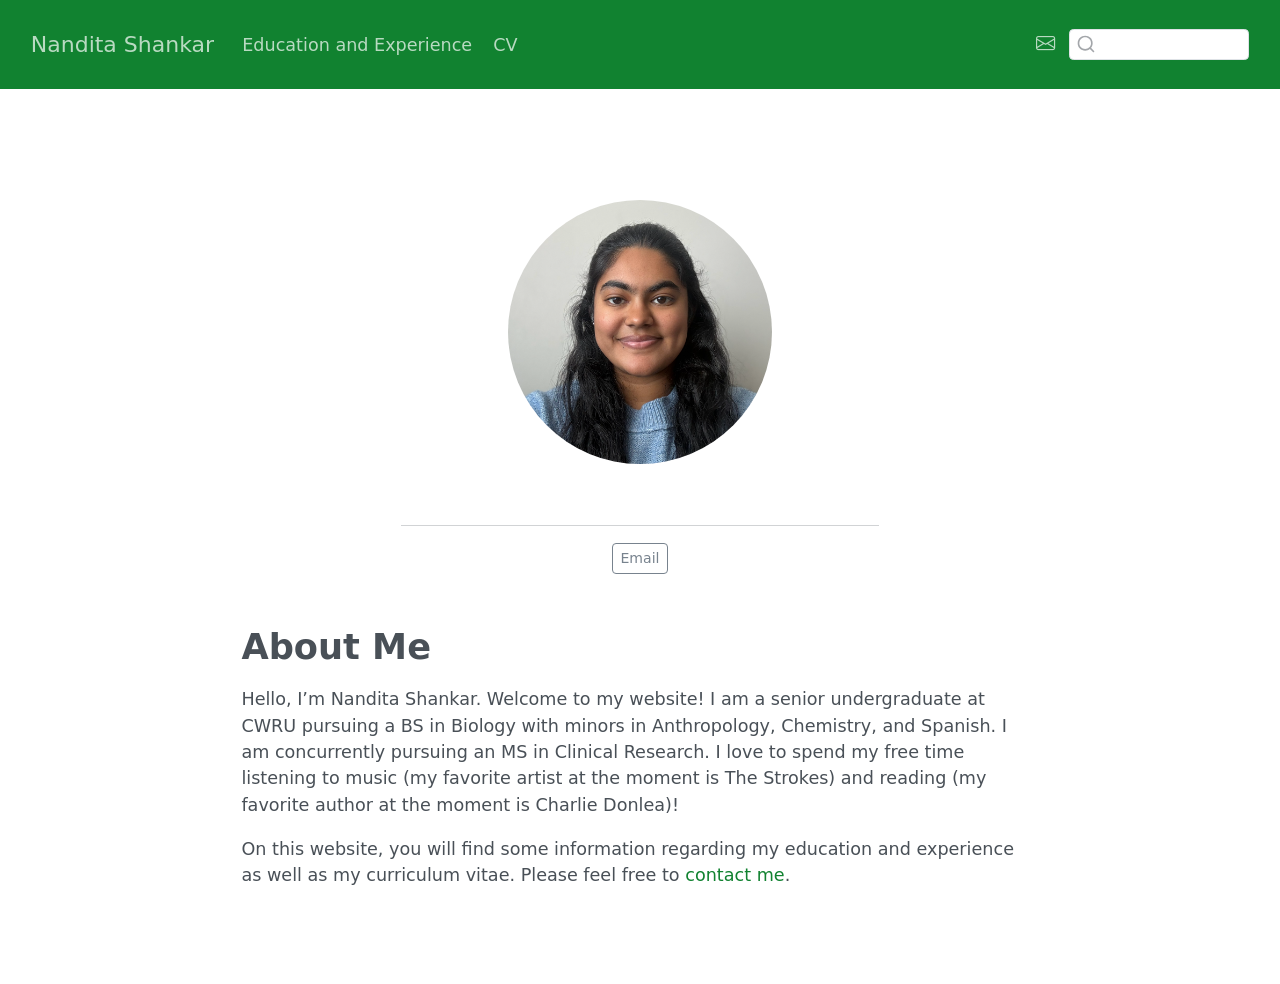
<file: index.html>
<!DOCTYPE html>
<html xmlns="http://www.w3.org/1999/xhtml" lang="en" xml:lang="en"><head>

<meta charset="utf-8">
<meta name="generator" content="quarto-1.9.38">

<meta name="viewport" content="width=device-width, initial-scale=1.0, user-scalable=yes">


<title>Nandita Shankar</title>
<style>
/* Default styles provided by pandoc.
** See https://pandoc.org/MANUAL.html#variables-for-html for config info.
*/
code{white-space: pre-wrap;}
span.smallcaps{font-variant: small-caps;}
div.columns{display: flex; gap: min(4vw, 1.5em);}
div.column{flex: auto; overflow-x: auto;}
div.hanging-indent{margin-left: 1.5em; text-indent: -1.5em;}
ul.task-list{list-style: none;}
ul.task-list li input[type="checkbox"] {
  width: 0.8em;
  margin: 0 0.8em 0.2em -1em; /* quarto-specific, see https://github.com/quarto-dev/quarto-cli/issues/4556 */ 
  vertical-align: middle;
}
</style>


<script src="site_libs/quarto-nav/quarto-nav.js"></script>
<script src="site_libs/clipboard/clipboard.min.js"></script>
<script src="site_libs/quarto-search/autocomplete.umd.js"></script>
<script src="site_libs/quarto-search/fuse.min.js"></script>
<script src="site_libs/quarto-search/quarto-search.js"></script>
<meta name="quarto:offset" content="./">
<script src="site_libs/quarto-html/quarto.js" type="module"></script>
<script src="site_libs/quarto-html/tabsets/tabsets.js" type="module"></script>
<script src="site_libs/quarto-html/popper.min.js"></script>
<script src="site_libs/quarto-html/tippy.umd.min.js"></script>
<link href="site_libs/quarto-html/tippy.css" rel="stylesheet">
<link href="site_libs/quarto-html/quarto-syntax-highlighting-15634bcf2e68342d4ad2dfa704d543f6.css" rel="stylesheet" id="quarto-text-highlighting-styles">
<script src="site_libs/bootstrap/bootstrap.min.js"></script>
<link href="site_libs/bootstrap/bootstrap-icons.css" rel="stylesheet">
<link href="site_libs/bootstrap/bootstrap-ffea090fc325607d246a0af5539c7673.min.css" rel="stylesheet" append-hash="true" id="quarto-bootstrap" data-mode="light">
<script id="quarto-search-options" type="application/json">{
  "location": "navbar",
  "copy-button": false,
  "collapse-after": 3,
  "panel-placement": "end",
  "type": "textbox",
  "limit": 50,
  "keyboard-shortcut": [
    "f",
    "/",
    "s"
  ],
  "language": {
    "search-no-results-text": "No results",
    "search-matching-documents-text": "matching documents",
    "search-copy-link-title": "Copy link to search",
    "search-hide-matches-text": "Hide additional matches",
    "search-more-match-text": "more match in this document",
    "search-more-matches-text": "more matches in this document",
    "search-clear-button-title": "Clear",
    "search-text-placeholder": "",
    "search-detached-cancel-button-title": "Cancel",
    "search-submit-button-title": "Submit",
    "search-label": "Search"
  }
}</script>


</head>

<body class="nav-fixed fullcontent quarto-light">

<div id="quarto-search-results"></div>
  <header id="quarto-header" class="headroom fixed-top">
    <nav class="navbar navbar-expand-lg " data-bs-theme="dark">
      <div class="navbar-container container-fluid">
      <div class="navbar-brand-container mx-auto">
    <a class="navbar-brand" href="./index.html">
    <span class="navbar-title">Nandita Shankar</span>
    </a>
  </div>
            <div id="quarto-search" class="" title="Search"></div>
          <button class="navbar-toggler" type="button" data-bs-toggle="collapse" data-bs-target="#navbarCollapse" aria-controls="navbarCollapse" role="menu" aria-expanded="false" aria-label="Toggle navigation" onclick="if (window.quartoToggleHeadroom) { window.quartoToggleHeadroom(); }">
  <span class="navbar-toggler-icon"></span>
</button>
          <div class="collapse navbar-collapse" id="navbarCollapse">
            <ul class="navbar-nav navbar-nav-scroll me-auto">
  <li class="nav-item">
    <a class="nav-link" href="./photography/index.html"> 
<span class="menu-text">Education and Experience</span></a>
  </li>  
  <li class="nav-item">
    <a class="nav-link" href="./cv/index.html"> 
<span class="menu-text">CV</span></a>
  </li>  
</ul>
            <ul class="navbar-nav navbar-nav-scroll ms-auto">
  <li class="nav-item compact">
    <a class="nav-link" href="mailto:nandita.shankar2@case.edu"> <i class="bi bi-envelope" role="img" aria-label="email">
</i> 
<span class="menu-text"></span></a>
  </li>  
</ul>
          </div> <!-- /navcollapse -->
            <div class="quarto-navbar-tools">
</div>
      </div> <!-- /container-fluid -->
    </nav>
</header>
<!-- content -->
<div id="quarto-content" class="quarto-container page-columns page-rows-contents page-layout-article page-navbar">
<!-- sidebar -->
<!-- margin-sidebar -->
    
<!-- main -->
<main class="content" id="quarto-document-content">




<div class="quarto-about-jolla">
  <img src="img/nandita-image.png" class="about-image
  round " style="height: 15em; width: 15em;">
 <header id="title-block-header" class="quarto-title-block"></header><div id="about-block">
</div> 
  <hr class="about-sep">
   <div class="about-links">
  <a href="mailto:nandita.shankar2@case.edu" class="about-link" rel="" target="">
     <span class="about-link-text">Email</span>
  </a>
</div>
</div>

<section id="about-me" class="level1">
<h1>About Me</h1>
<p>Hello, I’m Nandita Shankar. Welcome to my website! I am a senior undergraduate at CWRU pursuing a BS in Biology with minors in Anthropology, Chemistry, and Spanish. I am concurrently pursuing an MS in Clinical Research. I love to spend my free time listening to music (my favorite artist at the moment is The Strokes) and reading (my favorite author at the moment is Charlie Donlea)!</p>
<p>On this website, you will find some information regarding my education and experience as well as my curriculum vitae. Please feel free to <a href="mailto:nandita.shankar2@case.edu">contact me</a>.</p>



</section>

</main> <!-- /main -->
<script id="quarto-html-after-body" type="application/javascript">
  window.document.addEventListener("DOMContentLoaded", function (event) {
    const isCodeAnnotation = (el) => {
      for (const clz of el.classList) {
        if (clz.startsWith('code-annotation-')) {                     
          return true;
        }
      }
      return false;
    }
    const onCopySuccess = function(e) {
      // button target
      const button = e.trigger;
      // don't keep focus
      button.blur();
      // flash "checked"
      button.classList.add('code-copy-button-checked');
      var currentTitle = button.getAttribute("title");
      button.setAttribute("title", "Copied!");
      let tooltip;
      if (window.bootstrap) {
        button.setAttribute("data-bs-toggle", "tooltip");
        button.setAttribute("data-bs-placement", "left");
        button.setAttribute("data-bs-title", "Copied!");
        tooltip = new bootstrap.Tooltip(button, 
          { trigger: "manual", 
            customClass: "code-copy-button-tooltip",
            offset: [0, -8]});
        tooltip.show();    
      }
      setTimeout(function() {
        if (tooltip) {
          tooltip.hide();
          button.removeAttribute("data-bs-title");
          button.removeAttribute("data-bs-toggle");
          button.removeAttribute("data-bs-placement");
        }
        button.setAttribute("title", currentTitle);
        button.classList.remove('code-copy-button-checked');
      }, 1000);
      // clear code selection
      e.clearSelection();
    }
    const getTextToCopy = function(trigger) {
      const outerScaffold = trigger.parentElement.cloneNode(true);
      const codeEl = outerScaffold.querySelector('code');
      for (const childEl of codeEl.children) {
        if (isCodeAnnotation(childEl)) {
          childEl.remove();
        }
      }
      return codeEl.innerText;
    }
    const clipboard = new window.ClipboardJS('.code-copy-button:not([data-in-quarto-modal])', {
      text: getTextToCopy
    });
    clipboard.on('success', onCopySuccess);
    if (window.document.getElementById('quarto-embedded-source-code-modal')) {
      const clipboardModal = new window.ClipboardJS('.code-copy-button[data-in-quarto-modal]', {
        text: getTextToCopy,
        container: window.document.getElementById('quarto-embedded-source-code-modal')
      });
      clipboardModal.on('success', onCopySuccess);
    }
      var localhostRegex = new RegExp(/^(?:http|https):\/\/localhost\:?[0-9]*\//);
      var mailtoRegex = new RegExp(/^mailto:/);
        var filterRegex = new RegExp('/' + window.location.host + '/');
      var isInternal = (href) => {
          return filterRegex.test(href) || localhostRegex.test(href) || mailtoRegex.test(href);
      }
      // Inspect non-navigation links and adorn them if external
     var links = window.document.querySelectorAll('a[href]:not(.nav-link):not(.navbar-brand):not(.toc-action):not(.sidebar-link):not(.sidebar-item-toggle):not(.pagination-link):not(.no-external):not([aria-hidden]):not(.dropdown-item):not(.quarto-navigation-tool):not(.about-link)');
      for (var i=0; i<links.length; i++) {
        const link = links[i];
        if (!isInternal(link.href)) {
          // undo the damage that might have been done by quarto-nav.js in the case of
          // links that we want to consider external
          if (link.dataset.originalHref !== undefined) {
            link.href = link.dataset.originalHref;
          }
        }
      }
    function tippyHover(el, contentFn, onTriggerFn, onUntriggerFn) {
      const config = {
        allowHTML: true,
        maxWidth: 500,
        delay: 100,
        arrow: false,
        appendTo: function(el) {
            return el.parentElement;
        },
        interactive: true,
        interactiveBorder: 10,
        theme: 'quarto',
        placement: 'bottom-start',
      };
      if (contentFn) {
        config.content = contentFn;
      }
      if (onTriggerFn) {
        config.onTrigger = onTriggerFn;
      }
      if (onUntriggerFn) {
        config.onUntrigger = onUntriggerFn;
      }
      window.tippy(el, config); 
    }
    const noterefs = window.document.querySelectorAll('a[role="doc-noteref"]');
    for (var i=0; i<noterefs.length; i++) {
      const ref = noterefs[i];
      tippyHover(ref, function() {
        // use id or data attribute instead here
        let href = ref.getAttribute('data-footnote-href') || ref.getAttribute('href');
        try { href = new URL(href).hash; } catch {}
        const id = href.replace(/^#\/?/, "");
        const note = window.document.getElementById(id);
        if (note) {
          return note.innerHTML;
        } else {
          return "";
        }
      });
    }
    const xrefs = window.document.querySelectorAll('a.quarto-xref');
    const processXRef = (id, note) => {
      // Strip column container classes
      const stripColumnClz = (el) => {
        el.classList.remove("page-full", "page-columns");
        if (el.children) {
          for (const child of el.children) {
            stripColumnClz(child);
          }
        }
      }
      stripColumnClz(note)
      if (id === null || id.startsWith('sec-')) {
        // Special case sections, only their first couple elements
        const container = document.createElement("div");
        if (note.children && note.children.length > 2) {
          container.appendChild(note.children[0].cloneNode(true));
          for (let i = 1; i < note.children.length; i++) {
            const child = note.children[i];
            if (child.tagName === "P" && child.innerText === "") {
              continue;
            } else {
              container.appendChild(child.cloneNode(true));
              break;
            }
          }
          if (window.Quarto?.typesetMath) {
            window.Quarto.typesetMath(container);
          }
          return container.innerHTML
        } else {
          if (window.Quarto?.typesetMath) {
            window.Quarto.typesetMath(note);
          }
          return note.innerHTML;
        }
      } else {
        // Remove any anchor links if they are present
        const anchorLink = note.querySelector('a.anchorjs-link');
        if (anchorLink) {
          anchorLink.remove();
        }
        if (window.Quarto?.typesetMath) {
          window.Quarto.typesetMath(note);
        }
        if (note.classList.contains("callout")) {
          return note.outerHTML;
        } else {
          return note.innerHTML;
        }
      }
    }
    for (var i=0; i<xrefs.length; i++) {
      const xref = xrefs[i];
      tippyHover(xref, undefined, function(instance) {
        instance.disable();
        let url = xref.getAttribute('href');
        let hash = undefined; 
        if (url.startsWith('#')) {
          hash = url;
        } else {
          try { hash = new URL(url).hash; } catch {}
        }
        if (hash) {
          const id = hash.replace(/^#\/?/, "");
          const note = window.document.getElementById(id);
          if (note !== null) {
            try {
              const html = processXRef(id, note.cloneNode(true));
              instance.setContent(html);
            } finally {
              instance.enable();
              instance.show();
            }
          } else {
            // See if we can fetch this
            fetch(url.split('#')[0])
            .then(res => res.text())
            .then(html => {
              const parser = new DOMParser();
              const htmlDoc = parser.parseFromString(html, "text/html");
              const note = htmlDoc.getElementById(id);
              if (note !== null) {
                const html = processXRef(id, note);
                instance.setContent(html);
              } 
            }).finally(() => {
              instance.enable();
              instance.show();
            });
          }
        } else {
          // See if we can fetch a full url (with no hash to target)
          // This is a special case and we should probably do some content thinning / targeting
          fetch(url)
          .then(res => res.text())
          .then(html => {
            const parser = new DOMParser();
            const htmlDoc = parser.parseFromString(html, "text/html");
            const note = htmlDoc.querySelector('main.content');
            if (note !== null) {
              // This should only happen for chapter cross references
              // (since there is no id in the URL)
              // remove the first header
              if (note.children.length > 0 && note.children[0].tagName === "HEADER") {
                note.children[0].remove();
              }
              const html = processXRef(null, note);
              instance.setContent(html);
            } 
          }).finally(() => {
            instance.enable();
            instance.show();
          });
        }
      }, function(instance) {
      });
    }
        let selectedAnnoteEl;
        const selectorForAnnotation = ( cell, annotation) => {
          let cellAttr = 'data-code-cell="' + cell + '"';
          let lineAttr = 'data-code-annotation="' +  annotation + '"';
          const selector = 'span[' + cellAttr + '][' + lineAttr + ']';
          return selector;
        }
        const selectCodeLines = (annoteEl) => {
          const doc = window.document;
          const targetCell = annoteEl.getAttribute("data-target-cell");
          const targetAnnotation = annoteEl.getAttribute("data-target-annotation");
          const annoteSpan = window.document.querySelector(selectorForAnnotation(targetCell, targetAnnotation));
          const lines = annoteSpan.getAttribute("data-code-lines").split(",");
          const lineIds = lines.map((line) => {
            return targetCell + "-" + line;
          })
          let top = null;
          let height = null;
          let parent = null;
          if (lineIds.length > 0) {
              //compute the position of the single el (top and bottom and make a div)
              const el = window.document.getElementById(lineIds[0]);
              top = el.offsetTop;
              height = el.offsetHeight;
              parent = el.parentElement.parentElement;
            if (lineIds.length > 1) {
              const lastEl = window.document.getElementById(lineIds[lineIds.length - 1]);
              const bottom = lastEl.offsetTop + lastEl.offsetHeight;
              height = bottom - top;
            }
            if (top !== null && height !== null && parent !== null) {
              // cook up a div (if necessary) and position it 
              let div = window.document.getElementById("code-annotation-line-highlight");
              if (div === null) {
                div = window.document.createElement("div");
                div.setAttribute("id", "code-annotation-line-highlight");
                div.style.position = 'absolute';
                parent.appendChild(div);
              }
              div.style.top = top - 2 + "px";
              div.style.height = height + 4 + "px";
              div.style.left = 0;
              let gutterDiv = window.document.getElementById("code-annotation-line-highlight-gutter");
              if (gutterDiv === null) {
                gutterDiv = window.document.createElement("div");
                gutterDiv.setAttribute("id", "code-annotation-line-highlight-gutter");
                gutterDiv.style.position = 'absolute';
                const codeCell = window.document.getElementById(targetCell);
                const gutter = codeCell.querySelector('.code-annotation-gutter');
                gutter.appendChild(gutterDiv);
              }
              gutterDiv.style.top = top - 2 + "px";
              gutterDiv.style.height = height + 4 + "px";
            }
            selectedAnnoteEl = annoteEl;
          }
        };
        const unselectCodeLines = () => {
          const elementsIds = ["code-annotation-line-highlight", "code-annotation-line-highlight-gutter"];
          elementsIds.forEach((elId) => {
            const div = window.document.getElementById(elId);
            if (div) {
              div.remove();
            }
          });
          selectedAnnoteEl = undefined;
        };
          // Handle positioning of the toggle
      window.addEventListener(
        "resize",
        throttle(() => {
          elRect = undefined;
          if (selectedAnnoteEl) {
            selectCodeLines(selectedAnnoteEl);
          }
        }, 10)
      );
      function throttle(fn, ms) {
      let throttle = false;
      let timer;
        return (...args) => {
          if(!throttle) { // first call gets through
              fn.apply(this, args);
              throttle = true;
          } else { // all the others get throttled
              if(timer) clearTimeout(timer); // cancel #2
              timer = setTimeout(() => {
                fn.apply(this, args);
                timer = throttle = false;
              }, ms);
          }
        };
      }
        // Attach click handler to the DT
        const annoteDls = window.document.querySelectorAll('dt[data-target-cell]');
        for (const annoteDlNode of annoteDls) {
          annoteDlNode.addEventListener('click', (event) => {
            const clickedEl = event.target;
            if (clickedEl !== selectedAnnoteEl) {
              unselectCodeLines();
              const activeEl = window.document.querySelector('dt[data-target-cell].code-annotation-active');
              if (activeEl) {
                activeEl.classList.remove('code-annotation-active');
              }
              selectCodeLines(clickedEl);
              clickedEl.classList.add('code-annotation-active');
            } else {
              // Unselect the line
              unselectCodeLines();
              clickedEl.classList.remove('code-annotation-active');
            }
          });
        }
    const findCites = (el) => {
      const parentEl = el.parentElement;
      if (parentEl) {
        const cites = parentEl.dataset.cites;
        if (cites) {
          return {
            el,
            cites: cites.split(' ')
          };
        } else {
          return findCites(el.parentElement)
        }
      } else {
        return undefined;
      }
    };
    var bibliorefs = window.document.querySelectorAll('a[role="doc-biblioref"]');
    for (var i=0; i<bibliorefs.length; i++) {
      const ref = bibliorefs[i];
      const citeInfo = findCites(ref);
      if (citeInfo) {
        tippyHover(citeInfo.el, function() {
          var popup = window.document.createElement('div');
          citeInfo.cites.forEach(function(cite) {
            var citeDiv = window.document.createElement('div');
            citeDiv.classList.add('hanging-indent');
            citeDiv.classList.add('csl-entry');
            var biblioDiv = window.document.getElementById('ref-' + cite);
            if (biblioDiv) {
              citeDiv.innerHTML = biblioDiv.innerHTML;
            }
            popup.appendChild(citeDiv);
          });
          return popup.innerHTML;
        });
      }
    }
  });
  </script>
</div> <!-- /content -->




</body></html>
</file>
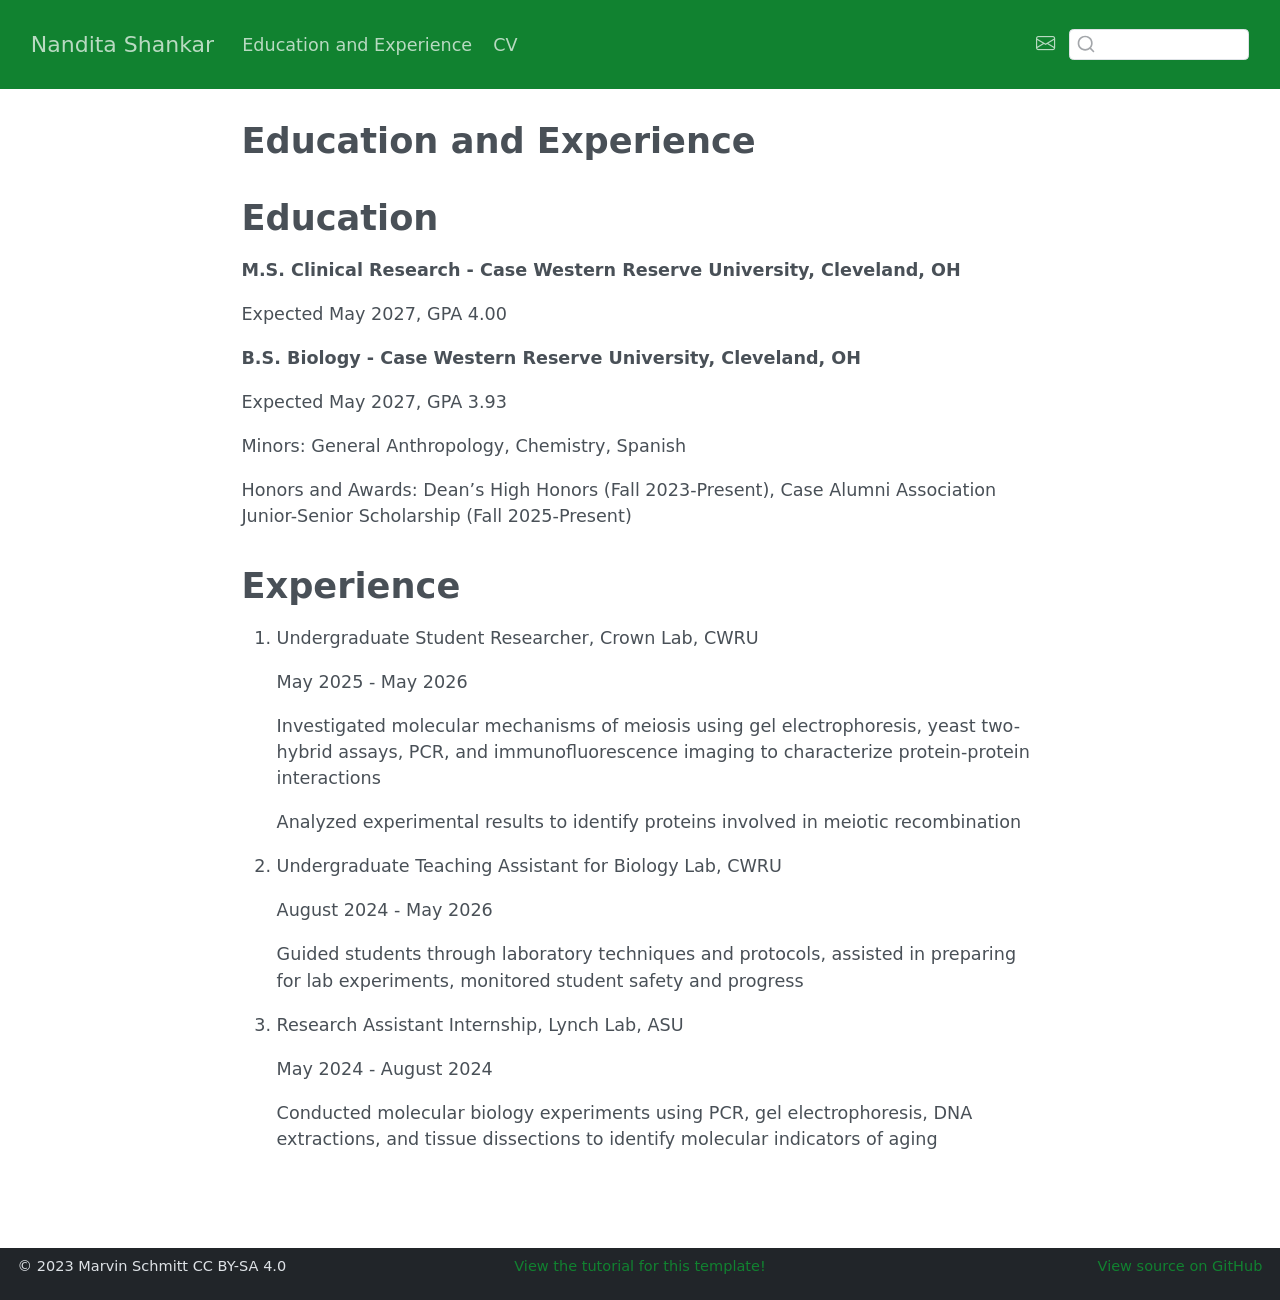
<file: education/index.html>
<!DOCTYPE html>
<html xmlns="http://www.w3.org/1999/xhtml" lang="en" xml:lang="en"><head>

<meta charset="utf-8">
<meta name="generator" content="quarto-1.9.38">

<meta name="viewport" content="width=device-width, initial-scale=1.0, user-scalable=yes">


<title>Education and Experience – Nandita Shankar</title>
<style>
/* Default styles provided by pandoc.
** See https://pandoc.org/MANUAL.html#variables-for-html for config info.
*/
code{white-space: pre-wrap;}
span.smallcaps{font-variant: small-caps;}
div.columns{display: flex; gap: min(4vw, 1.5em);}
div.column{flex: auto; overflow-x: auto;}
div.hanging-indent{margin-left: 1.5em; text-indent: -1.5em;}
ul.task-list{list-style: none;}
ul.task-list li input[type="checkbox"] {
  width: 0.8em;
  margin: 0 0.8em 0.2em -1em; /* quarto-specific, see https://github.com/quarto-dev/quarto-cli/issues/4556 */ 
  vertical-align: middle;
}
</style>


<script src="../site_libs/quarto-nav/quarto-nav.js"></script>
<script src="../site_libs/clipboard/clipboard.min.js"></script>
<script src="../site_libs/quarto-search/autocomplete.umd.js"></script>
<script src="../site_libs/quarto-search/fuse.min.js"></script>
<script src="../site_libs/quarto-search/quarto-search.js"></script>
<meta name="quarto:offset" content="../">
<script src="../site_libs/quarto-html/quarto.js" type="module"></script>
<script src="../site_libs/quarto-html/tabsets/tabsets.js" type="module"></script>
<script src="../site_libs/quarto-html/popper.min.js"></script>
<script src="../site_libs/quarto-html/tippy.umd.min.js"></script>
<script src="../site_libs/quarto-html/anchor.min.js"></script>
<link href="../site_libs/quarto-html/tippy.css" rel="stylesheet">
<link href="../site_libs/quarto-html/quarto-syntax-highlighting-15634bcf2e68342d4ad2dfa704d543f6.css" rel="stylesheet" id="quarto-text-highlighting-styles">
<script src="../site_libs/bootstrap/bootstrap.min.js"></script>
<link href="../site_libs/bootstrap/bootstrap-icons.css" rel="stylesheet">
<link href="../site_libs/bootstrap/bootstrap-ffea090fc325607d246a0af5539c7673.min.css" rel="stylesheet" append-hash="true" id="quarto-bootstrap" data-mode="light">
<script id="quarto-search-options" type="application/json">{
  "location": "navbar",
  "copy-button": false,
  "collapse-after": 3,
  "panel-placement": "end",
  "type": "textbox",
  "limit": 50,
  "keyboard-shortcut": [
    "f",
    "/",
    "s"
  ],
  "language": {
    "search-no-results-text": "No results",
    "search-matching-documents-text": "matching documents",
    "search-copy-link-title": "Copy link to search",
    "search-hide-matches-text": "Hide additional matches",
    "search-more-match-text": "more match in this document",
    "search-more-matches-text": "more matches in this document",
    "search-clear-button-title": "Clear",
    "search-text-placeholder": "",
    "search-detached-cancel-button-title": "Cancel",
    "search-submit-button-title": "Submit",
    "search-label": "Search"
  }
}</script>


</head>

<body class="nav-fixed fullcontent quarto-light">

<div id="quarto-search-results"></div>
  <header id="quarto-header" class="headroom fixed-top">
    <nav class="navbar navbar-expand-lg " data-bs-theme="dark">
      <div class="navbar-container container-fluid">
      <div class="navbar-brand-container mx-auto">
    <a class="navbar-brand" href="../index.html">
    <span class="navbar-title">Nandita Shankar</span>
    </a>
  </div>
            <div id="quarto-search" class="" title="Search"></div>
          <button class="navbar-toggler" type="button" data-bs-toggle="collapse" data-bs-target="#navbarCollapse" aria-controls="navbarCollapse" role="menu" aria-expanded="false" aria-label="Toggle navigation" onclick="if (window.quartoToggleHeadroom) { window.quartoToggleHeadroom(); }">
  <span class="navbar-toggler-icon"></span>
</button>
          <div class="collapse navbar-collapse" id="navbarCollapse">
            <ul class="navbar-nav navbar-nav-scroll me-auto">
  <li class="nav-item">
    <a class="nav-link" href="../photography/index.qmd"> 
<span class="menu-text">Education and Experience</span></a>
  </li>  
  <li class="nav-item">
    <a class="nav-link" href="../cv/index.html"> 
<span class="menu-text">CV</span></a>
  </li>  
</ul>
            <ul class="navbar-nav navbar-nav-scroll ms-auto">
  <li class="nav-item compact">
    <a class="nav-link" href="mailto:nandita.shankar2@case.edu"> <i class="bi bi-envelope" role="img" aria-label="email">
</i> 
<span class="menu-text"></span></a>
  </li>  
</ul>
          </div> <!-- /navcollapse -->
            <div class="quarto-navbar-tools">
</div>
      </div> <!-- /container-fluid -->
    </nav>
</header>
<!-- content -->
<div id="quarto-content" class="quarto-container page-columns page-rows-contents page-layout-article page-navbar">
<!-- sidebar -->
<!-- margin-sidebar -->
    
<!-- main -->
<main class="content" id="quarto-document-content">

<header id="title-block-header" class="quarto-title-block default">
<div class="quarto-title">
<h1 class="title">Education and Experience</h1>
</div>



<div class="quarto-title-meta">

    
  
    
  </div>
  


</header>


<section id="education" class="level1">
<h1>Education</h1>
<p><strong>M.S. Clinical Research - Case Western Reserve University, Cleveland, OH </strong></p>
<p>Expected May 2027, GPA 4.00</p>
<p><strong>B.S. Biology - Case Western Reserve University, Cleveland, OH</strong></p>
<p>Expected May 2027, GPA 3.93</p>
<p>Minors: General Anthropology, Chemistry, Spanish</p>
<p>Honors and Awards: Dean’s High Honors (Fall 2023-Present), Case Alumni Association Junior-Senior Scholarship (Fall 2025-Present)</p>
</section>
<section id="experience" class="level1">
<h1>Experience</h1>
<ol type="1">
<li><p>Undergraduate Student Researcher, Crown Lab, CWRU</p>
<p>May 2025 - May 2026</p>
<p>Investigated molecular mechanisms of meiosis using gel electrophoresis, yeast two-hybrid assays, PCR, and immunofluorescence imaging to characterize protein-protein interactions</p>
<p>Analyzed experimental results to identify proteins involved in meiotic recombination</p></li>
<li><p>Undergraduate Teaching Assistant for Biology Lab, CWRU</p>
<p>August 2024 - May 2026</p>
<p>Guided students through laboratory techniques and protocols, assisted in preparing for lab experiments, monitored student safety and progress</p></li>
<li><p>Research Assistant Internship, Lynch Lab, ASU</p>
<p>May 2024 - August 2024</p>
<p>Conducted molecular biology experiments using PCR, gel electrophoresis, DNA extractions, and tissue dissections to identify molecular indicators of aging</p></li>
</ol>


</section>

</main> <!-- /main -->
<script id="quarto-html-after-body" type="application/javascript">
  window.document.addEventListener("DOMContentLoaded", function (event) {
    const icon = "";
    const anchorJS = new window.AnchorJS();
    anchorJS.options = {
      placement: 'right',
      icon: icon
    };
    anchorJS.add('.anchored');
    const isCodeAnnotation = (el) => {
      for (const clz of el.classList) {
        if (clz.startsWith('code-annotation-')) {                     
          return true;
        }
      }
      return false;
    }
    const onCopySuccess = function(e) {
      // button target
      const button = e.trigger;
      // don't keep focus
      button.blur();
      // flash "checked"
      button.classList.add('code-copy-button-checked');
      var currentTitle = button.getAttribute("title");
      button.setAttribute("title", "Copied!");
      let tooltip;
      if (window.bootstrap) {
        button.setAttribute("data-bs-toggle", "tooltip");
        button.setAttribute("data-bs-placement", "left");
        button.setAttribute("data-bs-title", "Copied!");
        tooltip = new bootstrap.Tooltip(button, 
          { trigger: "manual", 
            customClass: "code-copy-button-tooltip",
            offset: [0, -8]});
        tooltip.show();    
      }
      setTimeout(function() {
        if (tooltip) {
          tooltip.hide();
          button.removeAttribute("data-bs-title");
          button.removeAttribute("data-bs-toggle");
          button.removeAttribute("data-bs-placement");
        }
        button.setAttribute("title", currentTitle);
        button.classList.remove('code-copy-button-checked');
      }, 1000);
      // clear code selection
      e.clearSelection();
    }
    const getTextToCopy = function(trigger) {
      const outerScaffold = trigger.parentElement.cloneNode(true);
      const codeEl = outerScaffold.querySelector('code');
      for (const childEl of codeEl.children) {
        if (isCodeAnnotation(childEl)) {
          childEl.remove();
        }
      }
      return codeEl.innerText;
    }
    const clipboard = new window.ClipboardJS('.code-copy-button:not([data-in-quarto-modal])', {
      text: getTextToCopy
    });
    clipboard.on('success', onCopySuccess);
    if (window.document.getElementById('quarto-embedded-source-code-modal')) {
      const clipboardModal = new window.ClipboardJS('.code-copy-button[data-in-quarto-modal]', {
        text: getTextToCopy,
        container: window.document.getElementById('quarto-embedded-source-code-modal')
      });
      clipboardModal.on('success', onCopySuccess);
    }
      var localhostRegex = new RegExp(/^(?:http|https):\/\/localhost\:?[0-9]*\//);
      var mailtoRegex = new RegExp(/^mailto:/);
        var filterRegex = new RegExp('/' + window.location.host + '/');
      var isInternal = (href) => {
          return filterRegex.test(href) || localhostRegex.test(href) || mailtoRegex.test(href);
      }
      // Inspect non-navigation links and adorn them if external
     var links = window.document.querySelectorAll('a[href]:not(.nav-link):not(.navbar-brand):not(.toc-action):not(.sidebar-link):not(.sidebar-item-toggle):not(.pagination-link):not(.no-external):not([aria-hidden]):not(.dropdown-item):not(.quarto-navigation-tool):not(.about-link)');
      for (var i=0; i<links.length; i++) {
        const link = links[i];
        if (!isInternal(link.href)) {
          // undo the damage that might have been done by quarto-nav.js in the case of
          // links that we want to consider external
          if (link.dataset.originalHref !== undefined) {
            link.href = link.dataset.originalHref;
          }
        }
      }
    function tippyHover(el, contentFn, onTriggerFn, onUntriggerFn) {
      const config = {
        allowHTML: true,
        maxWidth: 500,
        delay: 100,
        arrow: false,
        appendTo: function(el) {
            return el.parentElement;
        },
        interactive: true,
        interactiveBorder: 10,
        theme: 'quarto',
        placement: 'bottom-start',
      };
      if (contentFn) {
        config.content = contentFn;
      }
      if (onTriggerFn) {
        config.onTrigger = onTriggerFn;
      }
      if (onUntriggerFn) {
        config.onUntrigger = onUntriggerFn;
      }
      window.tippy(el, config); 
    }
    const noterefs = window.document.querySelectorAll('a[role="doc-noteref"]');
    for (var i=0; i<noterefs.length; i++) {
      const ref = noterefs[i];
      tippyHover(ref, function() {
        // use id or data attribute instead here
        let href = ref.getAttribute('data-footnote-href') || ref.getAttribute('href');
        try { href = new URL(href).hash; } catch {}
        const id = href.replace(/^#\/?/, "");
        const note = window.document.getElementById(id);
        if (note) {
          return note.innerHTML;
        } else {
          return "";
        }
      });
    }
    const xrefs = window.document.querySelectorAll('a.quarto-xref');
    const processXRef = (id, note) => {
      // Strip column container classes
      const stripColumnClz = (el) => {
        el.classList.remove("page-full", "page-columns");
        if (el.children) {
          for (const child of el.children) {
            stripColumnClz(child);
          }
        }
      }
      stripColumnClz(note)
      if (id === null || id.startsWith('sec-')) {
        // Special case sections, only their first couple elements
        const container = document.createElement("div");
        if (note.children && note.children.length > 2) {
          container.appendChild(note.children[0].cloneNode(true));
          for (let i = 1; i < note.children.length; i++) {
            const child = note.children[i];
            if (child.tagName === "P" && child.innerText === "") {
              continue;
            } else {
              container.appendChild(child.cloneNode(true));
              break;
            }
          }
          if (window.Quarto?.typesetMath) {
            window.Quarto.typesetMath(container);
          }
          return container.innerHTML
        } else {
          if (window.Quarto?.typesetMath) {
            window.Quarto.typesetMath(note);
          }
          return note.innerHTML;
        }
      } else {
        // Remove any anchor links if they are present
        const anchorLink = note.querySelector('a.anchorjs-link');
        if (anchorLink) {
          anchorLink.remove();
        }
        if (window.Quarto?.typesetMath) {
          window.Quarto.typesetMath(note);
        }
        if (note.classList.contains("callout")) {
          return note.outerHTML;
        } else {
          return note.innerHTML;
        }
      }
    }
    for (var i=0; i<xrefs.length; i++) {
      const xref = xrefs[i];
      tippyHover(xref, undefined, function(instance) {
        instance.disable();
        let url = xref.getAttribute('href');
        let hash = undefined; 
        if (url.startsWith('#')) {
          hash = url;
        } else {
          try { hash = new URL(url).hash; } catch {}
        }
        if (hash) {
          const id = hash.replace(/^#\/?/, "");
          const note = window.document.getElementById(id);
          if (note !== null) {
            try {
              const html = processXRef(id, note.cloneNode(true));
              instance.setContent(html);
            } finally {
              instance.enable();
              instance.show();
            }
          } else {
            // See if we can fetch this
            fetch(url.split('#')[0])
            .then(res => res.text())
            .then(html => {
              const parser = new DOMParser();
              const htmlDoc = parser.parseFromString(html, "text/html");
              const note = htmlDoc.getElementById(id);
              if (note !== null) {
                const html = processXRef(id, note);
                instance.setContent(html);
              } 
            }).finally(() => {
              instance.enable();
              instance.show();
            });
          }
        } else {
          // See if we can fetch a full url (with no hash to target)
          // This is a special case and we should probably do some content thinning / targeting
          fetch(url)
          .then(res => res.text())
          .then(html => {
            const parser = new DOMParser();
            const htmlDoc = parser.parseFromString(html, "text/html");
            const note = htmlDoc.querySelector('main.content');
            if (note !== null) {
              // This should only happen for chapter cross references
              // (since there is no id in the URL)
              // remove the first header
              if (note.children.length > 0 && note.children[0].tagName === "HEADER") {
                note.children[0].remove();
              }
              const html = processXRef(null, note);
              instance.setContent(html);
            } 
          }).finally(() => {
            instance.enable();
            instance.show();
          });
        }
      }, function(instance) {
      });
    }
        let selectedAnnoteEl;
        const selectorForAnnotation = ( cell, annotation) => {
          let cellAttr = 'data-code-cell="' + cell + '"';
          let lineAttr = 'data-code-annotation="' +  annotation + '"';
          const selector = 'span[' + cellAttr + '][' + lineAttr + ']';
          return selector;
        }
        const selectCodeLines = (annoteEl) => {
          const doc = window.document;
          const targetCell = annoteEl.getAttribute("data-target-cell");
          const targetAnnotation = annoteEl.getAttribute("data-target-annotation");
          const annoteSpan = window.document.querySelector(selectorForAnnotation(targetCell, targetAnnotation));
          const lines = annoteSpan.getAttribute("data-code-lines").split(",");
          const lineIds = lines.map((line) => {
            return targetCell + "-" + line;
          })
          let top = null;
          let height = null;
          let parent = null;
          if (lineIds.length > 0) {
              //compute the position of the single el (top and bottom and make a div)
              const el = window.document.getElementById(lineIds[0]);
              top = el.offsetTop;
              height = el.offsetHeight;
              parent = el.parentElement.parentElement;
            if (lineIds.length > 1) {
              const lastEl = window.document.getElementById(lineIds[lineIds.length - 1]);
              const bottom = lastEl.offsetTop + lastEl.offsetHeight;
              height = bottom - top;
            }
            if (top !== null && height !== null && parent !== null) {
              // cook up a div (if necessary) and position it 
              let div = window.document.getElementById("code-annotation-line-highlight");
              if (div === null) {
                div = window.document.createElement("div");
                div.setAttribute("id", "code-annotation-line-highlight");
                div.style.position = 'absolute';
                parent.appendChild(div);
              }
              div.style.top = top - 2 + "px";
              div.style.height = height + 4 + "px";
              div.style.left = 0;
              let gutterDiv = window.document.getElementById("code-annotation-line-highlight-gutter");
              if (gutterDiv === null) {
                gutterDiv = window.document.createElement("div");
                gutterDiv.setAttribute("id", "code-annotation-line-highlight-gutter");
                gutterDiv.style.position = 'absolute';
                const codeCell = window.document.getElementById(targetCell);
                const gutter = codeCell.querySelector('.code-annotation-gutter');
                gutter.appendChild(gutterDiv);
              }
              gutterDiv.style.top = top - 2 + "px";
              gutterDiv.style.height = height + 4 + "px";
            }
            selectedAnnoteEl = annoteEl;
          }
        };
        const unselectCodeLines = () => {
          const elementsIds = ["code-annotation-line-highlight", "code-annotation-line-highlight-gutter"];
          elementsIds.forEach((elId) => {
            const div = window.document.getElementById(elId);
            if (div) {
              div.remove();
            }
          });
          selectedAnnoteEl = undefined;
        };
          // Handle positioning of the toggle
      window.addEventListener(
        "resize",
        throttle(() => {
          elRect = undefined;
          if (selectedAnnoteEl) {
            selectCodeLines(selectedAnnoteEl);
          }
        }, 10)
      );
      function throttle(fn, ms) {
      let throttle = false;
      let timer;
        return (...args) => {
          if(!throttle) { // first call gets through
              fn.apply(this, args);
              throttle = true;
          } else { // all the others get throttled
              if(timer) clearTimeout(timer); // cancel #2
              timer = setTimeout(() => {
                fn.apply(this, args);
                timer = throttle = false;
              }, ms);
          }
        };
      }
        // Attach click handler to the DT
        const annoteDls = window.document.querySelectorAll('dt[data-target-cell]');
        for (const annoteDlNode of annoteDls) {
          annoteDlNode.addEventListener('click', (event) => {
            const clickedEl = event.target;
            if (clickedEl !== selectedAnnoteEl) {
              unselectCodeLines();
              const activeEl = window.document.querySelector('dt[data-target-cell].code-annotation-active');
              if (activeEl) {
                activeEl.classList.remove('code-annotation-active');
              }
              selectCodeLines(clickedEl);
              clickedEl.classList.add('code-annotation-active');
            } else {
              // Unselect the line
              unselectCodeLines();
              clickedEl.classList.remove('code-annotation-active');
            }
          });
        }
    const findCites = (el) => {
      const parentEl = el.parentElement;
      if (parentEl) {
        const cites = parentEl.dataset.cites;
        if (cites) {
          return {
            el,
            cites: cites.split(' ')
          };
        } else {
          return findCites(el.parentElement)
        }
      } else {
        return undefined;
      }
    };
    var bibliorefs = window.document.querySelectorAll('a[role="doc-biblioref"]');
    for (var i=0; i<bibliorefs.length; i++) {
      const ref = bibliorefs[i];
      const citeInfo = findCites(ref);
      if (citeInfo) {
        tippyHover(citeInfo.el, function() {
          var popup = window.document.createElement('div');
          citeInfo.cites.forEach(function(cite) {
            var citeDiv = window.document.createElement('div');
            citeDiv.classList.add('hanging-indent');
            citeDiv.classList.add('csl-entry');
            var biblioDiv = window.document.getElementById('ref-' + cite);
            if (biblioDiv) {
              citeDiv.innerHTML = biblioDiv.innerHTML;
            }
            popup.appendChild(citeDiv);
          });
          return popup.innerHTML;
        });
      }
    }
  });
  </script>
</div> <!-- /content -->
<footer class="footer">
  <div class="nav-footer">
    <div class="nav-footer-left">
<p><span class="faux-block">© 2023 Marvin Schmitt CC BY-SA 4.0</span></p>
</div>   
    <div class="nav-footer-center">
<p><span class="faux-block"><a href="https://www.marvinschmitt.com/blog/website-tutorial-quarto/">View the tutorial for this template!</a></span></p>
</div>
    <div class="nav-footer-right">
<p><span class="faux-block"><a href="https://github.com/marvinschmitt/quarto-website-template/">View source on GitHub</a></span></p>
</div>
  </div>
</footer>




</body></html>
</file>
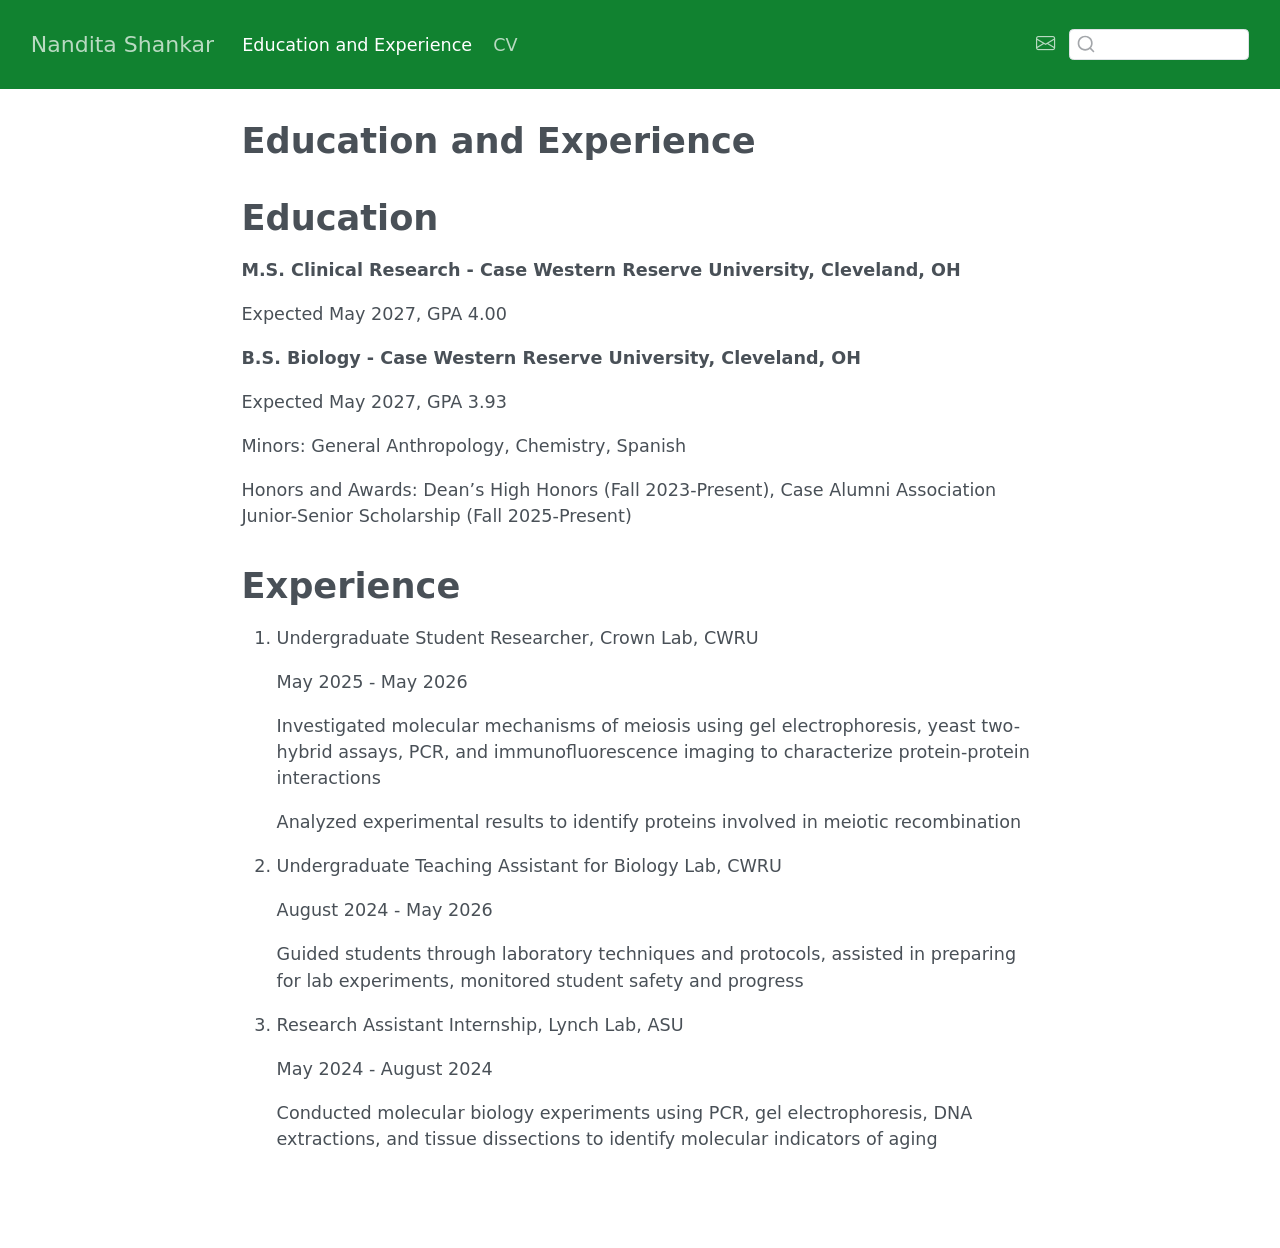
<file: photography/index.html>
<!DOCTYPE html>
<html xmlns="http://www.w3.org/1999/xhtml" lang="en" xml:lang="en"><head>

<meta charset="utf-8">
<meta name="generator" content="quarto-1.9.38">

<meta name="viewport" content="width=device-width, initial-scale=1.0, user-scalable=yes">


<title>Education and Experience – Nandita Shankar</title>
<style>
/* Default styles provided by pandoc.
** See https://pandoc.org/MANUAL.html#variables-for-html for config info.
*/
code{white-space: pre-wrap;}
span.smallcaps{font-variant: small-caps;}
div.columns{display: flex; gap: min(4vw, 1.5em);}
div.column{flex: auto; overflow-x: auto;}
div.hanging-indent{margin-left: 1.5em; text-indent: -1.5em;}
ul.task-list{list-style: none;}
ul.task-list li input[type="checkbox"] {
  width: 0.8em;
  margin: 0 0.8em 0.2em -1em; /* quarto-specific, see https://github.com/quarto-dev/quarto-cli/issues/4556 */ 
  vertical-align: middle;
}
</style>


<script src="../site_libs/quarto-nav/quarto-nav.js"></script>
<script src="../site_libs/clipboard/clipboard.min.js"></script>
<script src="../site_libs/quarto-search/autocomplete.umd.js"></script>
<script src="../site_libs/quarto-search/fuse.min.js"></script>
<script src="../site_libs/quarto-search/quarto-search.js"></script>
<meta name="quarto:offset" content="../">
<script src="../site_libs/quarto-html/quarto.js" type="module"></script>
<script src="../site_libs/quarto-html/tabsets/tabsets.js" type="module"></script>
<script src="../site_libs/quarto-html/popper.min.js"></script>
<script src="../site_libs/quarto-html/tippy.umd.min.js"></script>
<script src="../site_libs/quarto-html/anchor.min.js"></script>
<link href="../site_libs/quarto-html/tippy.css" rel="stylesheet">
<link href="../site_libs/quarto-html/quarto-syntax-highlighting-15634bcf2e68342d4ad2dfa704d543f6.css" rel="stylesheet" id="quarto-text-highlighting-styles">
<script src="../site_libs/bootstrap/bootstrap.min.js"></script>
<link href="../site_libs/bootstrap/bootstrap-icons.css" rel="stylesheet">
<link href="../site_libs/bootstrap/bootstrap-ffea090fc325607d246a0af5539c7673.min.css" rel="stylesheet" append-hash="true" id="quarto-bootstrap" data-mode="light">
<script id="quarto-search-options" type="application/json">{
  "location": "navbar",
  "copy-button": false,
  "collapse-after": 3,
  "panel-placement": "end",
  "type": "textbox",
  "limit": 50,
  "keyboard-shortcut": [
    "f",
    "/",
    "s"
  ],
  "language": {
    "search-no-results-text": "No results",
    "search-matching-documents-text": "matching documents",
    "search-copy-link-title": "Copy link to search",
    "search-hide-matches-text": "Hide additional matches",
    "search-more-match-text": "more match in this document",
    "search-more-matches-text": "more matches in this document",
    "search-clear-button-title": "Clear",
    "search-text-placeholder": "",
    "search-detached-cancel-button-title": "Cancel",
    "search-submit-button-title": "Submit",
    "search-label": "Search"
  }
}</script>


</head>

<body class="nav-fixed fullcontent quarto-light">

<div id="quarto-search-results"></div>
  <header id="quarto-header" class="headroom fixed-top">
    <nav class="navbar navbar-expand-lg " data-bs-theme="dark">
      <div class="navbar-container container-fluid">
      <div class="navbar-brand-container mx-auto">
    <a class="navbar-brand" href="../index.html">
    <span class="navbar-title">Nandita Shankar</span>
    </a>
  </div>
            <div id="quarto-search" class="" title="Search"></div>
          <button class="navbar-toggler" type="button" data-bs-toggle="collapse" data-bs-target="#navbarCollapse" aria-controls="navbarCollapse" role="menu" aria-expanded="false" aria-label="Toggle navigation" onclick="if (window.quartoToggleHeadroom) { window.quartoToggleHeadroom(); }">
  <span class="navbar-toggler-icon"></span>
</button>
          <div class="collapse navbar-collapse" id="navbarCollapse">
            <ul class="navbar-nav navbar-nav-scroll me-auto">
  <li class="nav-item">
    <a class="nav-link active" href="../photography/index.html" aria-current="page"> 
<span class="menu-text">Education and Experience</span></a>
  </li>  
  <li class="nav-item">
    <a class="nav-link" href="../cv/index.html"> 
<span class="menu-text">CV</span></a>
  </li>  
</ul>
            <ul class="navbar-nav navbar-nav-scroll ms-auto">
  <li class="nav-item compact">
    <a class="nav-link" href="mailto:nandita.shankar2@case.edu"> <i class="bi bi-envelope" role="img" aria-label="email">
</i> 
<span class="menu-text"></span></a>
  </li>  
</ul>
          </div> <!-- /navcollapse -->
            <div class="quarto-navbar-tools">
</div>
      </div> <!-- /container-fluid -->
    </nav>
</header>
<!-- content -->
<div id="quarto-content" class="quarto-container page-columns page-rows-contents page-layout-article page-navbar">
<!-- sidebar -->
<!-- margin-sidebar -->
    
<!-- main -->
<main class="content" id="quarto-document-content">

<header id="title-block-header" class="quarto-title-block default">
<div class="quarto-title">
<h1 class="title">Education and Experience</h1>
</div>



<div class="quarto-title-meta">

    
  
    
  </div>
  


</header>


<section id="education" class="level1">
<h1>Education</h1>
<p><strong>M.S. Clinical Research - Case Western Reserve University, Cleveland, OH </strong></p>
<p>Expected May 2027, GPA 4.00</p>
<p><strong>B.S. Biology - Case Western Reserve University, Cleveland, OH</strong></p>
<p>Expected May 2027, GPA 3.93</p>
<p>Minors: General Anthropology, Chemistry, Spanish</p>
<p>Honors and Awards: Dean’s High Honors (Fall 2023-Present), Case Alumni Association Junior-Senior Scholarship (Fall 2025-Present)</p>
</section>
<section id="experience" class="level1">
<h1>Experience</h1>
<ol type="1">
<li><p>Undergraduate Student Researcher, Crown Lab, CWRU</p>
<p>May 2025 - May 2026</p>
<p>Investigated molecular mechanisms of meiosis using gel electrophoresis, yeast two-hybrid assays, PCR, and immunofluorescence imaging to characterize protein-protein interactions</p>
<p>Analyzed experimental results to identify proteins involved in meiotic recombination</p></li>
<li><p>Undergraduate Teaching Assistant for Biology Lab, CWRU</p>
<p>August 2024 - May 2026</p>
<p>Guided students through laboratory techniques and protocols, assisted in preparing for lab experiments, monitored student safety and progress</p></li>
<li><p>Research Assistant Internship, Lynch Lab, ASU</p>
<p>May 2024 - August 2024</p>
<p>Conducted molecular biology experiments using PCR, gel electrophoresis, DNA extractions, and tissue dissections to identify molecular indicators of aging</p></li>
</ol>


</section>

</main> <!-- /main -->
<script id="quarto-html-after-body" type="application/javascript">
  window.document.addEventListener("DOMContentLoaded", function (event) {
    const icon = "";
    const anchorJS = new window.AnchorJS();
    anchorJS.options = {
      placement: 'right',
      icon: icon
    };
    anchorJS.add('.anchored');
    const isCodeAnnotation = (el) => {
      for (const clz of el.classList) {
        if (clz.startsWith('code-annotation-')) {                     
          return true;
        }
      }
      return false;
    }
    const onCopySuccess = function(e) {
      // button target
      const button = e.trigger;
      // don't keep focus
      button.blur();
      // flash "checked"
      button.classList.add('code-copy-button-checked');
      var currentTitle = button.getAttribute("title");
      button.setAttribute("title", "Copied!");
      let tooltip;
      if (window.bootstrap) {
        button.setAttribute("data-bs-toggle", "tooltip");
        button.setAttribute("data-bs-placement", "left");
        button.setAttribute("data-bs-title", "Copied!");
        tooltip = new bootstrap.Tooltip(button, 
          { trigger: "manual", 
            customClass: "code-copy-button-tooltip",
            offset: [0, -8]});
        tooltip.show();    
      }
      setTimeout(function() {
        if (tooltip) {
          tooltip.hide();
          button.removeAttribute("data-bs-title");
          button.removeAttribute("data-bs-toggle");
          button.removeAttribute("data-bs-placement");
        }
        button.setAttribute("title", currentTitle);
        button.classList.remove('code-copy-button-checked');
      }, 1000);
      // clear code selection
      e.clearSelection();
    }
    const getTextToCopy = function(trigger) {
      const outerScaffold = trigger.parentElement.cloneNode(true);
      const codeEl = outerScaffold.querySelector('code');
      for (const childEl of codeEl.children) {
        if (isCodeAnnotation(childEl)) {
          childEl.remove();
        }
      }
      return codeEl.innerText;
    }
    const clipboard = new window.ClipboardJS('.code-copy-button:not([data-in-quarto-modal])', {
      text: getTextToCopy
    });
    clipboard.on('success', onCopySuccess);
    if (window.document.getElementById('quarto-embedded-source-code-modal')) {
      const clipboardModal = new window.ClipboardJS('.code-copy-button[data-in-quarto-modal]', {
        text: getTextToCopy,
        container: window.document.getElementById('quarto-embedded-source-code-modal')
      });
      clipboardModal.on('success', onCopySuccess);
    }
      var localhostRegex = new RegExp(/^(?:http|https):\/\/localhost\:?[0-9]*\//);
      var mailtoRegex = new RegExp(/^mailto:/);
        var filterRegex = new RegExp('/' + window.location.host + '/');
      var isInternal = (href) => {
          return filterRegex.test(href) || localhostRegex.test(href) || mailtoRegex.test(href);
      }
      // Inspect non-navigation links and adorn them if external
     var links = window.document.querySelectorAll('a[href]:not(.nav-link):not(.navbar-brand):not(.toc-action):not(.sidebar-link):not(.sidebar-item-toggle):not(.pagination-link):not(.no-external):not([aria-hidden]):not(.dropdown-item):not(.quarto-navigation-tool):not(.about-link)');
      for (var i=0; i<links.length; i++) {
        const link = links[i];
        if (!isInternal(link.href)) {
          // undo the damage that might have been done by quarto-nav.js in the case of
          // links that we want to consider external
          if (link.dataset.originalHref !== undefined) {
            link.href = link.dataset.originalHref;
          }
        }
      }
    function tippyHover(el, contentFn, onTriggerFn, onUntriggerFn) {
      const config = {
        allowHTML: true,
        maxWidth: 500,
        delay: 100,
        arrow: false,
        appendTo: function(el) {
            return el.parentElement;
        },
        interactive: true,
        interactiveBorder: 10,
        theme: 'quarto',
        placement: 'bottom-start',
      };
      if (contentFn) {
        config.content = contentFn;
      }
      if (onTriggerFn) {
        config.onTrigger = onTriggerFn;
      }
      if (onUntriggerFn) {
        config.onUntrigger = onUntriggerFn;
      }
      window.tippy(el, config); 
    }
    const noterefs = window.document.querySelectorAll('a[role="doc-noteref"]');
    for (var i=0; i<noterefs.length; i++) {
      const ref = noterefs[i];
      tippyHover(ref, function() {
        // use id or data attribute instead here
        let href = ref.getAttribute('data-footnote-href') || ref.getAttribute('href');
        try { href = new URL(href).hash; } catch {}
        const id = href.replace(/^#\/?/, "");
        const note = window.document.getElementById(id);
        if (note) {
          return note.innerHTML;
        } else {
          return "";
        }
      });
    }
    const xrefs = window.document.querySelectorAll('a.quarto-xref');
    const processXRef = (id, note) => {
      // Strip column container classes
      const stripColumnClz = (el) => {
        el.classList.remove("page-full", "page-columns");
        if (el.children) {
          for (const child of el.children) {
            stripColumnClz(child);
          }
        }
      }
      stripColumnClz(note)
      if (id === null || id.startsWith('sec-')) {
        // Special case sections, only their first couple elements
        const container = document.createElement("div");
        if (note.children && note.children.length > 2) {
          container.appendChild(note.children[0].cloneNode(true));
          for (let i = 1; i < note.children.length; i++) {
            const child = note.children[i];
            if (child.tagName === "P" && child.innerText === "") {
              continue;
            } else {
              container.appendChild(child.cloneNode(true));
              break;
            }
          }
          if (window.Quarto?.typesetMath) {
            window.Quarto.typesetMath(container);
          }
          return container.innerHTML
        } else {
          if (window.Quarto?.typesetMath) {
            window.Quarto.typesetMath(note);
          }
          return note.innerHTML;
        }
      } else {
        // Remove any anchor links if they are present
        const anchorLink = note.querySelector('a.anchorjs-link');
        if (anchorLink) {
          anchorLink.remove();
        }
        if (window.Quarto?.typesetMath) {
          window.Quarto.typesetMath(note);
        }
        if (note.classList.contains("callout")) {
          return note.outerHTML;
        } else {
          return note.innerHTML;
        }
      }
    }
    for (var i=0; i<xrefs.length; i++) {
      const xref = xrefs[i];
      tippyHover(xref, undefined, function(instance) {
        instance.disable();
        let url = xref.getAttribute('href');
        let hash = undefined; 
        if (url.startsWith('#')) {
          hash = url;
        } else {
          try { hash = new URL(url).hash; } catch {}
        }
        if (hash) {
          const id = hash.replace(/^#\/?/, "");
          const note = window.document.getElementById(id);
          if (note !== null) {
            try {
              const html = processXRef(id, note.cloneNode(true));
              instance.setContent(html);
            } finally {
              instance.enable();
              instance.show();
            }
          } else {
            // See if we can fetch this
            fetch(url.split('#')[0])
            .then(res => res.text())
            .then(html => {
              const parser = new DOMParser();
              const htmlDoc = parser.parseFromString(html, "text/html");
              const note = htmlDoc.getElementById(id);
              if (note !== null) {
                const html = processXRef(id, note);
                instance.setContent(html);
              } 
            }).finally(() => {
              instance.enable();
              instance.show();
            });
          }
        } else {
          // See if we can fetch a full url (with no hash to target)
          // This is a special case and we should probably do some content thinning / targeting
          fetch(url)
          .then(res => res.text())
          .then(html => {
            const parser = new DOMParser();
            const htmlDoc = parser.parseFromString(html, "text/html");
            const note = htmlDoc.querySelector('main.content');
            if (note !== null) {
              // This should only happen for chapter cross references
              // (since there is no id in the URL)
              // remove the first header
              if (note.children.length > 0 && note.children[0].tagName === "HEADER") {
                note.children[0].remove();
              }
              const html = processXRef(null, note);
              instance.setContent(html);
            } 
          }).finally(() => {
            instance.enable();
            instance.show();
          });
        }
      }, function(instance) {
      });
    }
        let selectedAnnoteEl;
        const selectorForAnnotation = ( cell, annotation) => {
          let cellAttr = 'data-code-cell="' + cell + '"';
          let lineAttr = 'data-code-annotation="' +  annotation + '"';
          const selector = 'span[' + cellAttr + '][' + lineAttr + ']';
          return selector;
        }
        const selectCodeLines = (annoteEl) => {
          const doc = window.document;
          const targetCell = annoteEl.getAttribute("data-target-cell");
          const targetAnnotation = annoteEl.getAttribute("data-target-annotation");
          const annoteSpan = window.document.querySelector(selectorForAnnotation(targetCell, targetAnnotation));
          const lines = annoteSpan.getAttribute("data-code-lines").split(",");
          const lineIds = lines.map((line) => {
            return targetCell + "-" + line;
          })
          let top = null;
          let height = null;
          let parent = null;
          if (lineIds.length > 0) {
              //compute the position of the single el (top and bottom and make a div)
              const el = window.document.getElementById(lineIds[0]);
              top = el.offsetTop;
              height = el.offsetHeight;
              parent = el.parentElement.parentElement;
            if (lineIds.length > 1) {
              const lastEl = window.document.getElementById(lineIds[lineIds.length - 1]);
              const bottom = lastEl.offsetTop + lastEl.offsetHeight;
              height = bottom - top;
            }
            if (top !== null && height !== null && parent !== null) {
              // cook up a div (if necessary) and position it 
              let div = window.document.getElementById("code-annotation-line-highlight");
              if (div === null) {
                div = window.document.createElement("div");
                div.setAttribute("id", "code-annotation-line-highlight");
                div.style.position = 'absolute';
                parent.appendChild(div);
              }
              div.style.top = top - 2 + "px";
              div.style.height = height + 4 + "px";
              div.style.left = 0;
              let gutterDiv = window.document.getElementById("code-annotation-line-highlight-gutter");
              if (gutterDiv === null) {
                gutterDiv = window.document.createElement("div");
                gutterDiv.setAttribute("id", "code-annotation-line-highlight-gutter");
                gutterDiv.style.position = 'absolute';
                const codeCell = window.document.getElementById(targetCell);
                const gutter = codeCell.querySelector('.code-annotation-gutter');
                gutter.appendChild(gutterDiv);
              }
              gutterDiv.style.top = top - 2 + "px";
              gutterDiv.style.height = height + 4 + "px";
            }
            selectedAnnoteEl = annoteEl;
          }
        };
        const unselectCodeLines = () => {
          const elementsIds = ["code-annotation-line-highlight", "code-annotation-line-highlight-gutter"];
          elementsIds.forEach((elId) => {
            const div = window.document.getElementById(elId);
            if (div) {
              div.remove();
            }
          });
          selectedAnnoteEl = undefined;
        };
          // Handle positioning of the toggle
      window.addEventListener(
        "resize",
        throttle(() => {
          elRect = undefined;
          if (selectedAnnoteEl) {
            selectCodeLines(selectedAnnoteEl);
          }
        }, 10)
      );
      function throttle(fn, ms) {
      let throttle = false;
      let timer;
        return (...args) => {
          if(!throttle) { // first call gets through
              fn.apply(this, args);
              throttle = true;
          } else { // all the others get throttled
              if(timer) clearTimeout(timer); // cancel #2
              timer = setTimeout(() => {
                fn.apply(this, args);
                timer = throttle = false;
              }, ms);
          }
        };
      }
        // Attach click handler to the DT
        const annoteDls = window.document.querySelectorAll('dt[data-target-cell]');
        for (const annoteDlNode of annoteDls) {
          annoteDlNode.addEventListener('click', (event) => {
            const clickedEl = event.target;
            if (clickedEl !== selectedAnnoteEl) {
              unselectCodeLines();
              const activeEl = window.document.querySelector('dt[data-target-cell].code-annotation-active');
              if (activeEl) {
                activeEl.classList.remove('code-annotation-active');
              }
              selectCodeLines(clickedEl);
              clickedEl.classList.add('code-annotation-active');
            } else {
              // Unselect the line
              unselectCodeLines();
              clickedEl.classList.remove('code-annotation-active');
            }
          });
        }
    const findCites = (el) => {
      const parentEl = el.parentElement;
      if (parentEl) {
        const cites = parentEl.dataset.cites;
        if (cites) {
          return {
            el,
            cites: cites.split(' ')
          };
        } else {
          return findCites(el.parentElement)
        }
      } else {
        return undefined;
      }
    };
    var bibliorefs = window.document.querySelectorAll('a[role="doc-biblioref"]');
    for (var i=0; i<bibliorefs.length; i++) {
      const ref = bibliorefs[i];
      const citeInfo = findCites(ref);
      if (citeInfo) {
        tippyHover(citeInfo.el, function() {
          var popup = window.document.createElement('div');
          citeInfo.cites.forEach(function(cite) {
            var citeDiv = window.document.createElement('div');
            citeDiv.classList.add('hanging-indent');
            citeDiv.classList.add('csl-entry');
            var biblioDiv = window.document.getElementById('ref-' + cite);
            if (biblioDiv) {
              citeDiv.innerHTML = biblioDiv.innerHTML;
            }
            popup.appendChild(citeDiv);
          });
          return popup.innerHTML;
        });
      }
    }
  });
  </script>
</div> <!-- /content -->




</body></html>
</file>
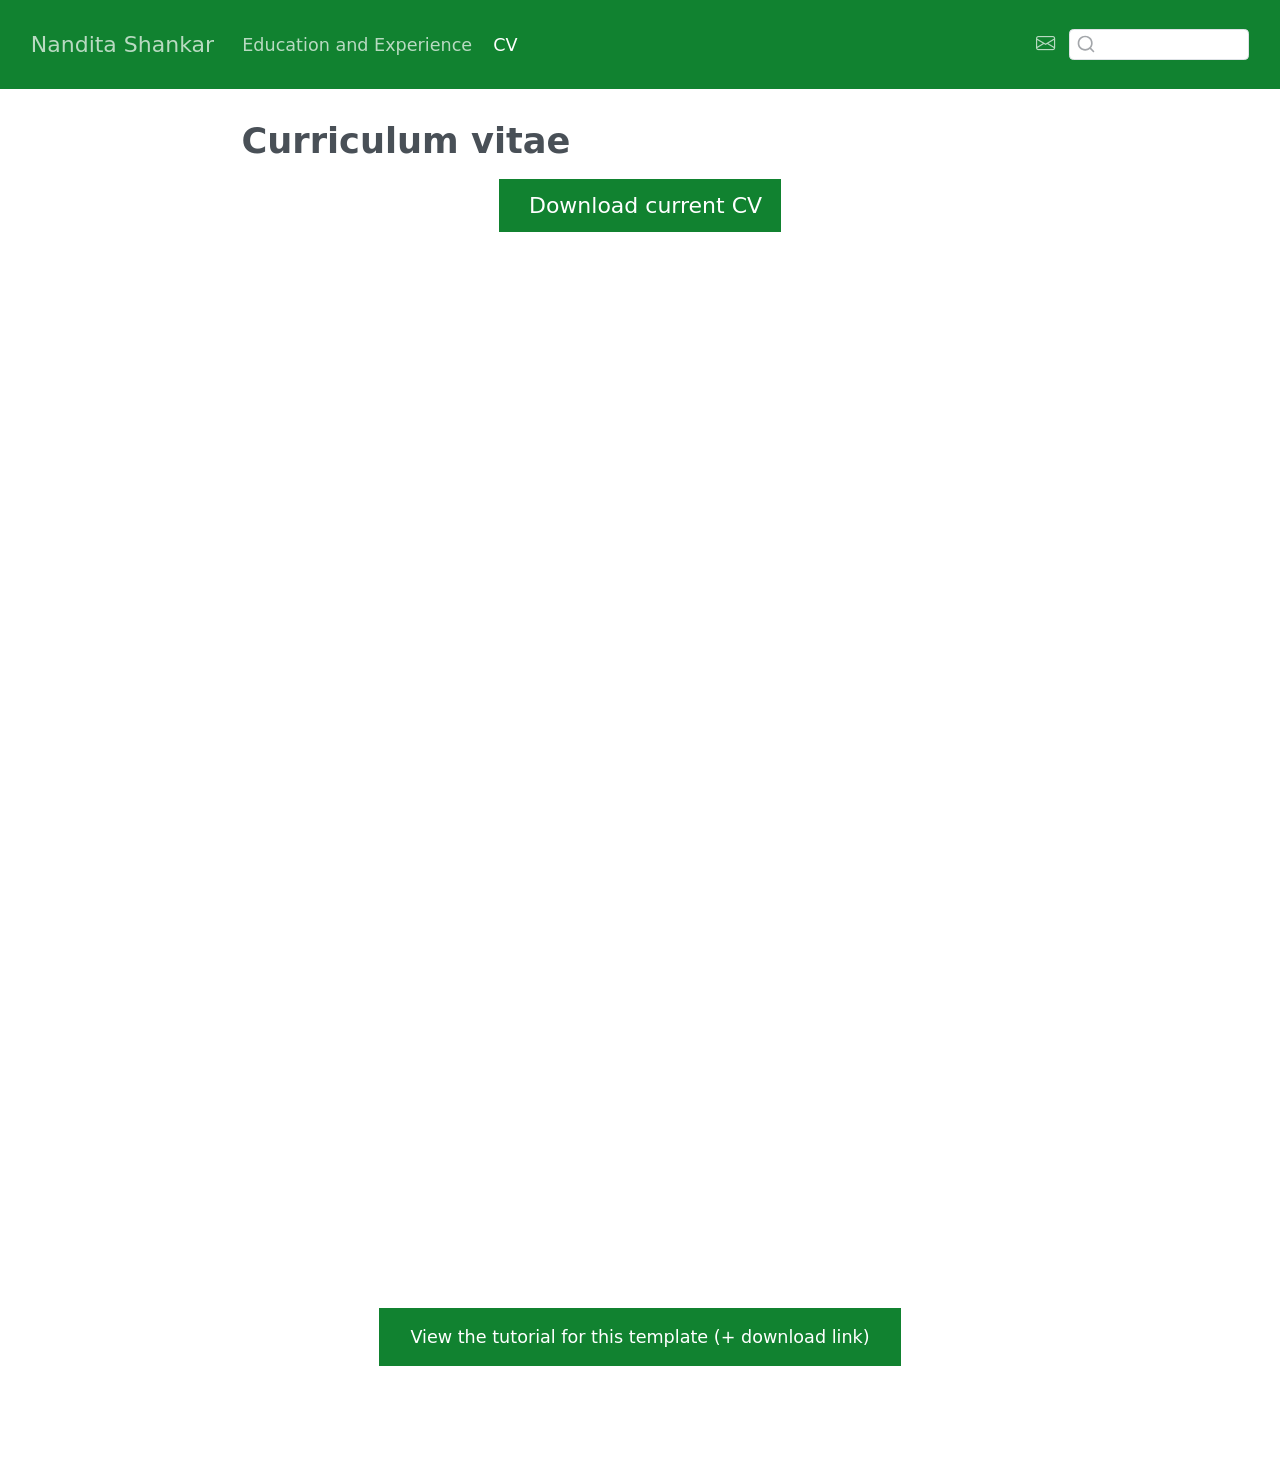
<file: docs/cv/index.html>
<!DOCTYPE html>
<html xmlns="http://www.w3.org/1999/xhtml" lang="en" xml:lang="en"><head>

<meta charset="utf-8">
<meta name="generator" content="quarto-1.9.38">

<meta name="viewport" content="width=device-width, initial-scale=1.0, user-scalable=yes">


<title>Curriculum vitae – Nandita Shankar</title>
<style>
/* Default styles provided by pandoc.
** See https://pandoc.org/MANUAL.html#variables-for-html for config info.
*/
code{white-space: pre-wrap;}
span.smallcaps{font-variant: small-caps;}
div.columns{display: flex; gap: min(4vw, 1.5em);}
div.column{flex: auto; overflow-x: auto;}
div.hanging-indent{margin-left: 1.5em; text-indent: -1.5em;}
ul.task-list{list-style: none;}
ul.task-list li input[type="checkbox"] {
  width: 0.8em;
  margin: 0 0.8em 0.2em -1em; /* quarto-specific, see https://github.com/quarto-dev/quarto-cli/issues/4556 */ 
  vertical-align: middle;
}
</style>


<script src="../site_libs/quarto-nav/quarto-nav.js"></script>
<script src="../site_libs/clipboard/clipboard.min.js"></script>
<script src="../site_libs/quarto-search/autocomplete.umd.js"></script>
<script src="../site_libs/quarto-search/fuse.min.js"></script>
<script src="../site_libs/quarto-search/quarto-search.js"></script>
<meta name="quarto:offset" content="../">
<script src="../site_libs/quarto-html/quarto.js" type="module"></script>
<script src="../site_libs/quarto-html/tabsets/tabsets.js" type="module"></script>
<script src="../site_libs/quarto-html/popper.min.js"></script>
<script src="../site_libs/quarto-html/tippy.umd.min.js"></script>
<script src="../site_libs/quarto-html/anchor.min.js"></script>
<link href="../site_libs/quarto-html/tippy.css" rel="stylesheet">
<link href="../site_libs/quarto-html/quarto-syntax-highlighting-15634bcf2e68342d4ad2dfa704d543f6.css" rel="stylesheet" id="quarto-text-highlighting-styles">
<script src="../site_libs/bootstrap/bootstrap.min.js"></script>
<link href="../site_libs/bootstrap/bootstrap-icons.css" rel="stylesheet">
<link href="../site_libs/bootstrap/bootstrap-ffea090fc325607d246a0af5539c7673.min.css" rel="stylesheet" append-hash="true" id="quarto-bootstrap" data-mode="light">
<script id="quarto-search-options" type="application/json">{
  "location": "navbar",
  "copy-button": false,
  "collapse-after": 3,
  "panel-placement": "end",
  "type": "textbox",
  "limit": 50,
  "keyboard-shortcut": [
    "f",
    "/",
    "s"
  ],
  "language": {
    "search-no-results-text": "No results",
    "search-matching-documents-text": "matching documents",
    "search-copy-link-title": "Copy link to search",
    "search-hide-matches-text": "Hide additional matches",
    "search-more-match-text": "more match in this document",
    "search-more-matches-text": "more matches in this document",
    "search-clear-button-title": "Clear",
    "search-text-placeholder": "",
    "search-detached-cancel-button-title": "Cancel",
    "search-submit-button-title": "Submit",
    "search-label": "Search"
  }
}</script>


</head>

<body class="nav-fixed fullcontent quarto-light">

<div id="quarto-search-results"></div>
  <header id="quarto-header" class="headroom fixed-top">
    <nav class="navbar navbar-expand-lg " data-bs-theme="dark">
      <div class="navbar-container container-fluid">
      <div class="navbar-brand-container mx-auto">
    <a class="navbar-brand" href="../index.html">
    <span class="navbar-title">Nandita Shankar</span>
    </a>
  </div>
            <div id="quarto-search" class="" title="Search"></div>
          <button class="navbar-toggler" type="button" data-bs-toggle="collapse" data-bs-target="#navbarCollapse" aria-controls="navbarCollapse" role="menu" aria-expanded="false" aria-label="Toggle navigation" onclick="if (window.quartoToggleHeadroom) { window.quartoToggleHeadroom(); }">
  <span class="navbar-toggler-icon"></span>
</button>
          <div class="collapse navbar-collapse" id="navbarCollapse">
            <ul class="navbar-nav navbar-nav-scroll me-auto">
  <li class="nav-item">
    <a class="nav-link" href="../photography/index.html"> 
<span class="menu-text">Education and Experience</span></a>
  </li>  
  <li class="nav-item">
    <a class="nav-link active" href="../cv/index.html" aria-current="page"> 
<span class="menu-text">CV</span></a>
  </li>  
</ul>
            <ul class="navbar-nav navbar-nav-scroll ms-auto">
  <li class="nav-item compact">
    <a class="nav-link" href="mailto:nandita.shankar2@case.edu"> <i class="bi bi-envelope" role="img" aria-label="email">
</i> 
<span class="menu-text"></span></a>
  </li>  
</ul>
          </div> <!-- /navcollapse -->
            <div class="quarto-navbar-tools">
</div>
      </div> <!-- /container-fluid -->
    </nav>
</header>
<!-- content -->
<div id="quarto-content" class="quarto-container page-columns page-rows-contents page-layout-article page-navbar">
<!-- sidebar -->
<!-- margin-sidebar -->
    
<!-- main -->
<main class="content" id="quarto-document-content">

<header id="title-block-header" class="quarto-title-block default">
<div class="quarto-title">
<h1 class="title">Curriculum vitae</h1>
</div>



<div class="quarto-title-meta">

    
  
    
  </div>
  


</header>


<div class="cell">
<style type="text/css">
.embed-container {
    position: relative;
    padding-bottom: 129%;
    height: 0;
    overflow: hidden;
    max-width: 100%;
}
.embed-container iframe,
.embed-container object,
.embed-container embed {
    position: absolute;
    top: 0;
    left: 0;
    width: 100%;
    height: 100%;
}
</style>
</div>
<p class="text-center">
  <a class="btn btn-primary btn-lg cv-download" href="cv.pdf" target="_blank">
    <i class="fa-solid fa-file-arrow-down"></i> Download current CV
  </a>
</p>
<div class="embed-container">
  <iframe src="cv.pdf#toolbar=0" style="border: 0.5px;width: 100%;"></iframe>
</div>
<div style="margin: 30px; text-align: center;">
<a class="btn btn-primary" href="https://www.marvinschmitt.com/blog/website-tutorial-quarto/" role="button" target="_blank" style="padding: 15px 30px;">View the tutorial for this template (+ download link)</a>
</div>



</main> <!-- /main -->
<script id="quarto-html-after-body" type="application/javascript">
  window.document.addEventListener("DOMContentLoaded", function (event) {
    const icon = "";
    const anchorJS = new window.AnchorJS();
    anchorJS.options = {
      placement: 'right',
      icon: icon
    };
    anchorJS.add('.anchored');
    const isCodeAnnotation = (el) => {
      for (const clz of el.classList) {
        if (clz.startsWith('code-annotation-')) {                     
          return true;
        }
      }
      return false;
    }
    const onCopySuccess = function(e) {
      // button target
      const button = e.trigger;
      // don't keep focus
      button.blur();
      // flash "checked"
      button.classList.add('code-copy-button-checked');
      var currentTitle = button.getAttribute("title");
      button.setAttribute("title", "Copied!");
      let tooltip;
      if (window.bootstrap) {
        button.setAttribute("data-bs-toggle", "tooltip");
        button.setAttribute("data-bs-placement", "left");
        button.setAttribute("data-bs-title", "Copied!");
        tooltip = new bootstrap.Tooltip(button, 
          { trigger: "manual", 
            customClass: "code-copy-button-tooltip",
            offset: [0, -8]});
        tooltip.show();    
      }
      setTimeout(function() {
        if (tooltip) {
          tooltip.hide();
          button.removeAttribute("data-bs-title");
          button.removeAttribute("data-bs-toggle");
          button.removeAttribute("data-bs-placement");
        }
        button.setAttribute("title", currentTitle);
        button.classList.remove('code-copy-button-checked');
      }, 1000);
      // clear code selection
      e.clearSelection();
    }
    const getTextToCopy = function(trigger) {
      const outerScaffold = trigger.parentElement.cloneNode(true);
      const codeEl = outerScaffold.querySelector('code');
      for (const childEl of codeEl.children) {
        if (isCodeAnnotation(childEl)) {
          childEl.remove();
        }
      }
      return codeEl.innerText;
    }
    const clipboard = new window.ClipboardJS('.code-copy-button:not([data-in-quarto-modal])', {
      text: getTextToCopy
    });
    clipboard.on('success', onCopySuccess);
    if (window.document.getElementById('quarto-embedded-source-code-modal')) {
      const clipboardModal = new window.ClipboardJS('.code-copy-button[data-in-quarto-modal]', {
        text: getTextToCopy,
        container: window.document.getElementById('quarto-embedded-source-code-modal')
      });
      clipboardModal.on('success', onCopySuccess);
    }
      var localhostRegex = new RegExp(/^(?:http|https):\/\/localhost\:?[0-9]*\//);
      var mailtoRegex = new RegExp(/^mailto:/);
        var filterRegex = new RegExp('/' + window.location.host + '/');
      var isInternal = (href) => {
          return filterRegex.test(href) || localhostRegex.test(href) || mailtoRegex.test(href);
      }
      // Inspect non-navigation links and adorn them if external
     var links = window.document.querySelectorAll('a[href]:not(.nav-link):not(.navbar-brand):not(.toc-action):not(.sidebar-link):not(.sidebar-item-toggle):not(.pagination-link):not(.no-external):not([aria-hidden]):not(.dropdown-item):not(.quarto-navigation-tool):not(.about-link)');
      for (var i=0; i<links.length; i++) {
        const link = links[i];
        if (!isInternal(link.href)) {
          // undo the damage that might have been done by quarto-nav.js in the case of
          // links that we want to consider external
          if (link.dataset.originalHref !== undefined) {
            link.href = link.dataset.originalHref;
          }
        }
      }
    function tippyHover(el, contentFn, onTriggerFn, onUntriggerFn) {
      const config = {
        allowHTML: true,
        maxWidth: 500,
        delay: 100,
        arrow: false,
        appendTo: function(el) {
            return el.parentElement;
        },
        interactive: true,
        interactiveBorder: 10,
        theme: 'quarto',
        placement: 'bottom-start',
      };
      if (contentFn) {
        config.content = contentFn;
      }
      if (onTriggerFn) {
        config.onTrigger = onTriggerFn;
      }
      if (onUntriggerFn) {
        config.onUntrigger = onUntriggerFn;
      }
      window.tippy(el, config); 
    }
    const noterefs = window.document.querySelectorAll('a[role="doc-noteref"]');
    for (var i=0; i<noterefs.length; i++) {
      const ref = noterefs[i];
      tippyHover(ref, function() {
        // use id or data attribute instead here
        let href = ref.getAttribute('data-footnote-href') || ref.getAttribute('href');
        try { href = new URL(href).hash; } catch {}
        const id = href.replace(/^#\/?/, "");
        const note = window.document.getElementById(id);
        if (note) {
          return note.innerHTML;
        } else {
          return "";
        }
      });
    }
    const xrefs = window.document.querySelectorAll('a.quarto-xref');
    const processXRef = (id, note) => {
      // Strip column container classes
      const stripColumnClz = (el) => {
        el.classList.remove("page-full", "page-columns");
        if (el.children) {
          for (const child of el.children) {
            stripColumnClz(child);
          }
        }
      }
      stripColumnClz(note)
      if (id === null || id.startsWith('sec-')) {
        // Special case sections, only their first couple elements
        const container = document.createElement("div");
        if (note.children && note.children.length > 2) {
          container.appendChild(note.children[0].cloneNode(true));
          for (let i = 1; i < note.children.length; i++) {
            const child = note.children[i];
            if (child.tagName === "P" && child.innerText === "") {
              continue;
            } else {
              container.appendChild(child.cloneNode(true));
              break;
            }
          }
          if (window.Quarto?.typesetMath) {
            window.Quarto.typesetMath(container);
          }
          return container.innerHTML
        } else {
          if (window.Quarto?.typesetMath) {
            window.Quarto.typesetMath(note);
          }
          return note.innerHTML;
        }
      } else {
        // Remove any anchor links if they are present
        const anchorLink = note.querySelector('a.anchorjs-link');
        if (anchorLink) {
          anchorLink.remove();
        }
        if (window.Quarto?.typesetMath) {
          window.Quarto.typesetMath(note);
        }
        if (note.classList.contains("callout")) {
          return note.outerHTML;
        } else {
          return note.innerHTML;
        }
      }
    }
    for (var i=0; i<xrefs.length; i++) {
      const xref = xrefs[i];
      tippyHover(xref, undefined, function(instance) {
        instance.disable();
        let url = xref.getAttribute('href');
        let hash = undefined; 
        if (url.startsWith('#')) {
          hash = url;
        } else {
          try { hash = new URL(url).hash; } catch {}
        }
        if (hash) {
          const id = hash.replace(/^#\/?/, "");
          const note = window.document.getElementById(id);
          if (note !== null) {
            try {
              const html = processXRef(id, note.cloneNode(true));
              instance.setContent(html);
            } finally {
              instance.enable();
              instance.show();
            }
          } else {
            // See if we can fetch this
            fetch(url.split('#')[0])
            .then(res => res.text())
            .then(html => {
              const parser = new DOMParser();
              const htmlDoc = parser.parseFromString(html, "text/html");
              const note = htmlDoc.getElementById(id);
              if (note !== null) {
                const html = processXRef(id, note);
                instance.setContent(html);
              } 
            }).finally(() => {
              instance.enable();
              instance.show();
            });
          }
        } else {
          // See if we can fetch a full url (with no hash to target)
          // This is a special case and we should probably do some content thinning / targeting
          fetch(url)
          .then(res => res.text())
          .then(html => {
            const parser = new DOMParser();
            const htmlDoc = parser.parseFromString(html, "text/html");
            const note = htmlDoc.querySelector('main.content');
            if (note !== null) {
              // This should only happen for chapter cross references
              // (since there is no id in the URL)
              // remove the first header
              if (note.children.length > 0 && note.children[0].tagName === "HEADER") {
                note.children[0].remove();
              }
              const html = processXRef(null, note);
              instance.setContent(html);
            } 
          }).finally(() => {
            instance.enable();
            instance.show();
          });
        }
      }, function(instance) {
      });
    }
        let selectedAnnoteEl;
        const selectorForAnnotation = ( cell, annotation) => {
          let cellAttr = 'data-code-cell="' + cell + '"';
          let lineAttr = 'data-code-annotation="' +  annotation + '"';
          const selector = 'span[' + cellAttr + '][' + lineAttr + ']';
          return selector;
        }
        const selectCodeLines = (annoteEl) => {
          const doc = window.document;
          const targetCell = annoteEl.getAttribute("data-target-cell");
          const targetAnnotation = annoteEl.getAttribute("data-target-annotation");
          const annoteSpan = window.document.querySelector(selectorForAnnotation(targetCell, targetAnnotation));
          const lines = annoteSpan.getAttribute("data-code-lines").split(",");
          const lineIds = lines.map((line) => {
            return targetCell + "-" + line;
          })
          let top = null;
          let height = null;
          let parent = null;
          if (lineIds.length > 0) {
              //compute the position of the single el (top and bottom and make a div)
              const el = window.document.getElementById(lineIds[0]);
              top = el.offsetTop;
              height = el.offsetHeight;
              parent = el.parentElement.parentElement;
            if (lineIds.length > 1) {
              const lastEl = window.document.getElementById(lineIds[lineIds.length - 1]);
              const bottom = lastEl.offsetTop + lastEl.offsetHeight;
              height = bottom - top;
            }
            if (top !== null && height !== null && parent !== null) {
              // cook up a div (if necessary) and position it 
              let div = window.document.getElementById("code-annotation-line-highlight");
              if (div === null) {
                div = window.document.createElement("div");
                div.setAttribute("id", "code-annotation-line-highlight");
                div.style.position = 'absolute';
                parent.appendChild(div);
              }
              div.style.top = top - 2 + "px";
              div.style.height = height + 4 + "px";
              div.style.left = 0;
              let gutterDiv = window.document.getElementById("code-annotation-line-highlight-gutter");
              if (gutterDiv === null) {
                gutterDiv = window.document.createElement("div");
                gutterDiv.setAttribute("id", "code-annotation-line-highlight-gutter");
                gutterDiv.style.position = 'absolute';
                const codeCell = window.document.getElementById(targetCell);
                const gutter = codeCell.querySelector('.code-annotation-gutter');
                gutter.appendChild(gutterDiv);
              }
              gutterDiv.style.top = top - 2 + "px";
              gutterDiv.style.height = height + 4 + "px";
            }
            selectedAnnoteEl = annoteEl;
          }
        };
        const unselectCodeLines = () => {
          const elementsIds = ["code-annotation-line-highlight", "code-annotation-line-highlight-gutter"];
          elementsIds.forEach((elId) => {
            const div = window.document.getElementById(elId);
            if (div) {
              div.remove();
            }
          });
          selectedAnnoteEl = undefined;
        };
          // Handle positioning of the toggle
      window.addEventListener(
        "resize",
        throttle(() => {
          elRect = undefined;
          if (selectedAnnoteEl) {
            selectCodeLines(selectedAnnoteEl);
          }
        }, 10)
      );
      function throttle(fn, ms) {
      let throttle = false;
      let timer;
        return (...args) => {
          if(!throttle) { // first call gets through
              fn.apply(this, args);
              throttle = true;
          } else { // all the others get throttled
              if(timer) clearTimeout(timer); // cancel #2
              timer = setTimeout(() => {
                fn.apply(this, args);
                timer = throttle = false;
              }, ms);
          }
        };
      }
        // Attach click handler to the DT
        const annoteDls = window.document.querySelectorAll('dt[data-target-cell]');
        for (const annoteDlNode of annoteDls) {
          annoteDlNode.addEventListener('click', (event) => {
            const clickedEl = event.target;
            if (clickedEl !== selectedAnnoteEl) {
              unselectCodeLines();
              const activeEl = window.document.querySelector('dt[data-target-cell].code-annotation-active');
              if (activeEl) {
                activeEl.classList.remove('code-annotation-active');
              }
              selectCodeLines(clickedEl);
              clickedEl.classList.add('code-annotation-active');
            } else {
              // Unselect the line
              unselectCodeLines();
              clickedEl.classList.remove('code-annotation-active');
            }
          });
        }
    const findCites = (el) => {
      const parentEl = el.parentElement;
      if (parentEl) {
        const cites = parentEl.dataset.cites;
        if (cites) {
          return {
            el,
            cites: cites.split(' ')
          };
        } else {
          return findCites(el.parentElement)
        }
      } else {
        return undefined;
      }
    };
    var bibliorefs = window.document.querySelectorAll('a[role="doc-biblioref"]');
    for (var i=0; i<bibliorefs.length; i++) {
      const ref = bibliorefs[i];
      const citeInfo = findCites(ref);
      if (citeInfo) {
        tippyHover(citeInfo.el, function() {
          var popup = window.document.createElement('div');
          citeInfo.cites.forEach(function(cite) {
            var citeDiv = window.document.createElement('div');
            citeDiv.classList.add('hanging-indent');
            citeDiv.classList.add('csl-entry');
            var biblioDiv = window.document.getElementById('ref-' + cite);
            if (biblioDiv) {
              citeDiv.innerHTML = biblioDiv.innerHTML;
            }
            popup.appendChild(citeDiv);
          });
          return popup.innerHTML;
        });
      }
    }
  });
  </script>
</div> <!-- /content -->




</body></html>
</file>
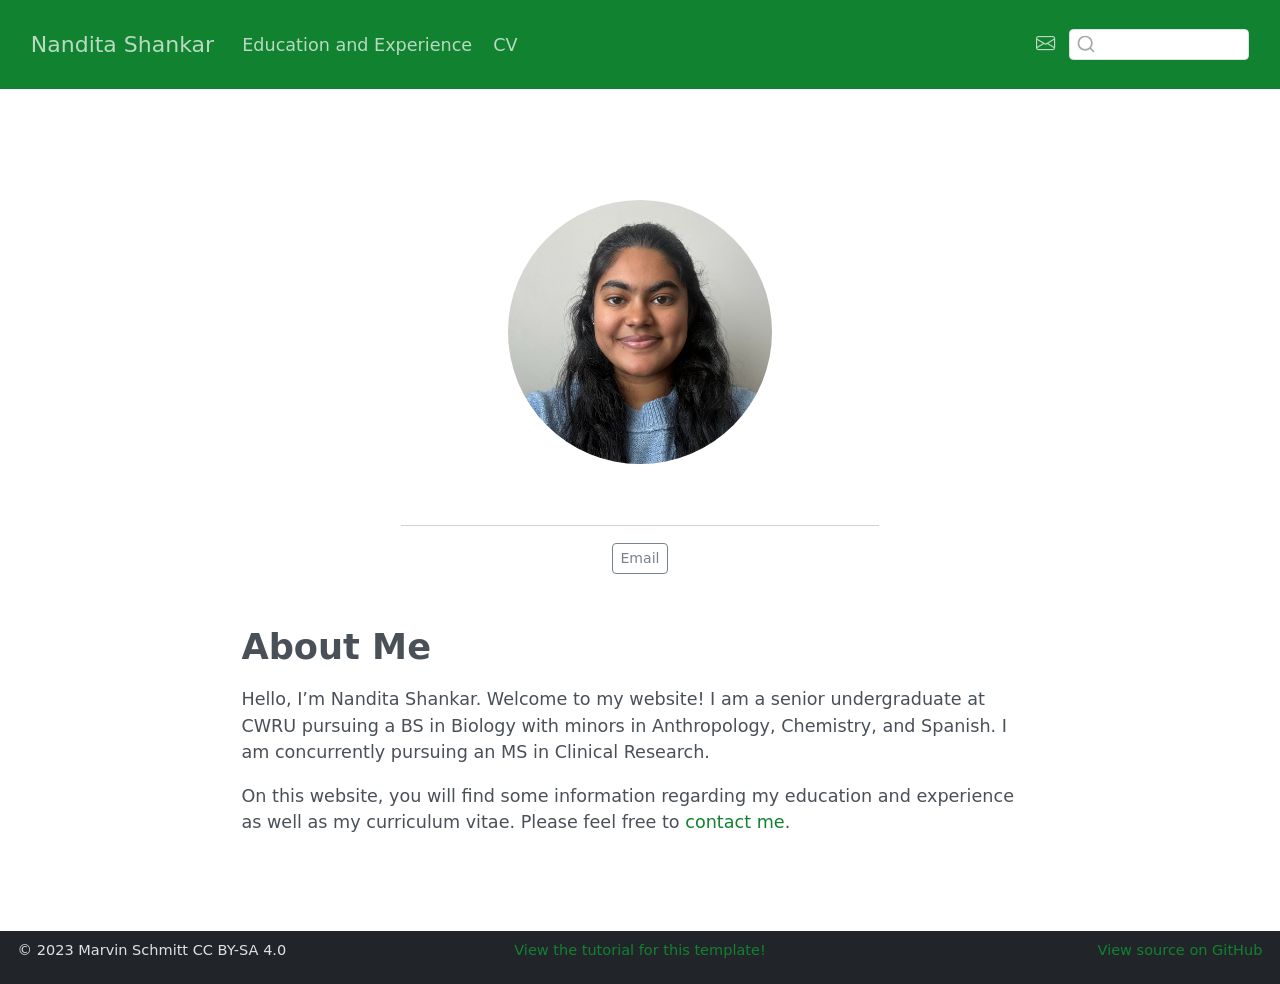
<file: quarto-website-template-main/docs/index.html>
<!DOCTYPE html>
<html xmlns="http://www.w3.org/1999/xhtml" lang="en" xml:lang="en"><head>

<meta charset="utf-8">
<meta name="generator" content="quarto-1.9.38">

<meta name="viewport" content="width=device-width, initial-scale=1.0, user-scalable=yes">


<title>Nandita Shankar</title>
<style>
/* Default styles provided by pandoc.
** See https://pandoc.org/MANUAL.html#variables-for-html for config info.
*/
code{white-space: pre-wrap;}
span.smallcaps{font-variant: small-caps;}
div.columns{display: flex; gap: min(4vw, 1.5em);}
div.column{flex: auto; overflow-x: auto;}
div.hanging-indent{margin-left: 1.5em; text-indent: -1.5em;}
ul.task-list{list-style: none;}
ul.task-list li input[type="checkbox"] {
  width: 0.8em;
  margin: 0 0.8em 0.2em -1em; /* quarto-specific, see https://github.com/quarto-dev/quarto-cli/issues/4556 */ 
  vertical-align: middle;
}
</style>


<script src="site_libs/quarto-nav/quarto-nav.js"></script>
<script src="site_libs/clipboard/clipboard.min.js"></script>
<script src="site_libs/quarto-search/autocomplete.umd.js"></script>
<script src="site_libs/quarto-search/fuse.min.js"></script>
<script src="site_libs/quarto-search/quarto-search.js"></script>
<meta name="quarto:offset" content="./">
<script src="site_libs/quarto-html/quarto.js" type="module"></script>
<script src="site_libs/quarto-html/tabsets/tabsets.js" type="module"></script>
<script src="site_libs/quarto-html/popper.min.js"></script>
<script src="site_libs/quarto-html/tippy.umd.min.js"></script>
<link href="site_libs/quarto-html/tippy.css" rel="stylesheet">
<link href="site_libs/quarto-html/quarto-syntax-highlighting-15634bcf2e68342d4ad2dfa704d543f6.css" rel="stylesheet" id="quarto-text-highlighting-styles">
<script src="site_libs/bootstrap/bootstrap.min.js"></script>
<link href="site_libs/bootstrap/bootstrap-icons.css" rel="stylesheet">
<link href="site_libs/bootstrap/bootstrap-ffea090fc325607d246a0af5539c7673.min.css" rel="stylesheet" append-hash="true" id="quarto-bootstrap" data-mode="light">
<script id="quarto-search-options" type="application/json">{
  "location": "navbar",
  "copy-button": false,
  "collapse-after": 3,
  "panel-placement": "end",
  "type": "textbox",
  "limit": 50,
  "keyboard-shortcut": [
    "f",
    "/",
    "s"
  ],
  "language": {
    "search-no-results-text": "No results",
    "search-matching-documents-text": "matching documents",
    "search-copy-link-title": "Copy link to search",
    "search-hide-matches-text": "Hide additional matches",
    "search-more-match-text": "more match in this document",
    "search-more-matches-text": "more matches in this document",
    "search-clear-button-title": "Clear",
    "search-text-placeholder": "",
    "search-detached-cancel-button-title": "Cancel",
    "search-submit-button-title": "Submit",
    "search-label": "Search"
  }
}</script>


</head>

<body class="nav-fixed fullcontent quarto-light">

<div id="quarto-search-results"></div>
  <header id="quarto-header" class="headroom fixed-top">
    <nav class="navbar navbar-expand-lg " data-bs-theme="dark">
      <div class="navbar-container container-fluid">
      <div class="navbar-brand-container mx-auto">
    <a class="navbar-brand" href="./index.html">
    <span class="navbar-title">Nandita Shankar</span>
    </a>
  </div>
            <div id="quarto-search" class="" title="Search"></div>
          <button class="navbar-toggler" type="button" data-bs-toggle="collapse" data-bs-target="#navbarCollapse" aria-controls="navbarCollapse" role="menu" aria-expanded="false" aria-label="Toggle navigation" onclick="if (window.quartoToggleHeadroom) { window.quartoToggleHeadroom(); }">
  <span class="navbar-toggler-icon"></span>
</button>
          <div class="collapse navbar-collapse" id="navbarCollapse">
            <ul class="navbar-nav navbar-nav-scroll me-auto">
  <li class="nav-item">
    <a class="nav-link" href="./photography/index.html"> 
<span class="menu-text">Education and Experience</span></a>
  </li>  
  <li class="nav-item">
    <a class="nav-link" href="./cv/index.html"> 
<span class="menu-text">CV</span></a>
  </li>  
</ul>
            <ul class="navbar-nav navbar-nav-scroll ms-auto">
  <li class="nav-item compact">
    <a class="nav-link" href="mailto:nandita.shankar2@case.edu"> <i class="bi bi-envelope" role="img" aria-label="email">
</i> 
<span class="menu-text"></span></a>
  </li>  
</ul>
          </div> <!-- /navcollapse -->
            <div class="quarto-navbar-tools">
</div>
      </div> <!-- /container-fluid -->
    </nav>
</header>
<!-- content -->
<div id="quarto-content" class="quarto-container page-columns page-rows-contents page-layout-article page-navbar">
<!-- sidebar -->
<!-- margin-sidebar -->
    
<!-- main -->
<main class="content" id="quarto-document-content">




<div class="quarto-about-jolla">
  <img src="img/nandita-image.png" class="about-image
  round " style="height: 15em; width: 15em;">
 <header id="title-block-header" class="quarto-title-block"></header><div id="about-block">
</div> 
  <hr class="about-sep">
   <div class="about-links">
  <a href="mailto:nandita.shankar2@case.edu" class="about-link" rel="" target="">
     <span class="about-link-text">Email</span>
  </a>
</div>
</div>

<section id="about-me" class="level1">
<h1>About Me</h1>
<p>Hello, I’m Nandita Shankar. Welcome to my website! I am a senior undergraduate at CWRU pursuing a BS in Biology with minors in Anthropology, Chemistry, and Spanish. I am concurrently pursuing an MS in Clinical Research.</p>
<p>On this website, you will find some information regarding my education and experience as well as my curriculum vitae. Please feel free to <a href="mailto:nandita.shankar2@case.edu">contact me</a>.</p>



</section>

</main> <!-- /main -->
<script id="quarto-html-after-body" type="application/javascript">
  window.document.addEventListener("DOMContentLoaded", function (event) {
    const isCodeAnnotation = (el) => {
      for (const clz of el.classList) {
        if (clz.startsWith('code-annotation-')) {                     
          return true;
        }
      }
      return false;
    }
    const onCopySuccess = function(e) {
      // button target
      const button = e.trigger;
      // don't keep focus
      button.blur();
      // flash "checked"
      button.classList.add('code-copy-button-checked');
      var currentTitle = button.getAttribute("title");
      button.setAttribute("title", "Copied!");
      let tooltip;
      if (window.bootstrap) {
        button.setAttribute("data-bs-toggle", "tooltip");
        button.setAttribute("data-bs-placement", "left");
        button.setAttribute("data-bs-title", "Copied!");
        tooltip = new bootstrap.Tooltip(button, 
          { trigger: "manual", 
            customClass: "code-copy-button-tooltip",
            offset: [0, -8]});
        tooltip.show();    
      }
      setTimeout(function() {
        if (tooltip) {
          tooltip.hide();
          button.removeAttribute("data-bs-title");
          button.removeAttribute("data-bs-toggle");
          button.removeAttribute("data-bs-placement");
        }
        button.setAttribute("title", currentTitle);
        button.classList.remove('code-copy-button-checked');
      }, 1000);
      // clear code selection
      e.clearSelection();
    }
    const getTextToCopy = function(trigger) {
      const outerScaffold = trigger.parentElement.cloneNode(true);
      const codeEl = outerScaffold.querySelector('code');
      for (const childEl of codeEl.children) {
        if (isCodeAnnotation(childEl)) {
          childEl.remove();
        }
      }
      return codeEl.innerText;
    }
    const clipboard = new window.ClipboardJS('.code-copy-button:not([data-in-quarto-modal])', {
      text: getTextToCopy
    });
    clipboard.on('success', onCopySuccess);
    if (window.document.getElementById('quarto-embedded-source-code-modal')) {
      const clipboardModal = new window.ClipboardJS('.code-copy-button[data-in-quarto-modal]', {
        text: getTextToCopy,
        container: window.document.getElementById('quarto-embedded-source-code-modal')
      });
      clipboardModal.on('success', onCopySuccess);
    }
      var localhostRegex = new RegExp(/^(?:http|https):\/\/localhost\:?[0-9]*\//);
      var mailtoRegex = new RegExp(/^mailto:/);
        var filterRegex = new RegExp('/' + window.location.host + '/');
      var isInternal = (href) => {
          return filterRegex.test(href) || localhostRegex.test(href) || mailtoRegex.test(href);
      }
      // Inspect non-navigation links and adorn them if external
     var links = window.document.querySelectorAll('a[href]:not(.nav-link):not(.navbar-brand):not(.toc-action):not(.sidebar-link):not(.sidebar-item-toggle):not(.pagination-link):not(.no-external):not([aria-hidden]):not(.dropdown-item):not(.quarto-navigation-tool):not(.about-link)');
      for (var i=0; i<links.length; i++) {
        const link = links[i];
        if (!isInternal(link.href)) {
          // undo the damage that might have been done by quarto-nav.js in the case of
          // links that we want to consider external
          if (link.dataset.originalHref !== undefined) {
            link.href = link.dataset.originalHref;
          }
        }
      }
    function tippyHover(el, contentFn, onTriggerFn, onUntriggerFn) {
      const config = {
        allowHTML: true,
        maxWidth: 500,
        delay: 100,
        arrow: false,
        appendTo: function(el) {
            return el.parentElement;
        },
        interactive: true,
        interactiveBorder: 10,
        theme: 'quarto',
        placement: 'bottom-start',
      };
      if (contentFn) {
        config.content = contentFn;
      }
      if (onTriggerFn) {
        config.onTrigger = onTriggerFn;
      }
      if (onUntriggerFn) {
        config.onUntrigger = onUntriggerFn;
      }
      window.tippy(el, config); 
    }
    const noterefs = window.document.querySelectorAll('a[role="doc-noteref"]');
    for (var i=0; i<noterefs.length; i++) {
      const ref = noterefs[i];
      tippyHover(ref, function() {
        // use id or data attribute instead here
        let href = ref.getAttribute('data-footnote-href') || ref.getAttribute('href');
        try { href = new URL(href).hash; } catch {}
        const id = href.replace(/^#\/?/, "");
        const note = window.document.getElementById(id);
        if (note) {
          return note.innerHTML;
        } else {
          return "";
        }
      });
    }
    const xrefs = window.document.querySelectorAll('a.quarto-xref');
    const processXRef = (id, note) => {
      // Strip column container classes
      const stripColumnClz = (el) => {
        el.classList.remove("page-full", "page-columns");
        if (el.children) {
          for (const child of el.children) {
            stripColumnClz(child);
          }
        }
      }
      stripColumnClz(note)
      if (id === null || id.startsWith('sec-')) {
        // Special case sections, only their first couple elements
        const container = document.createElement("div");
        if (note.children && note.children.length > 2) {
          container.appendChild(note.children[0].cloneNode(true));
          for (let i = 1; i < note.children.length; i++) {
            const child = note.children[i];
            if (child.tagName === "P" && child.innerText === "") {
              continue;
            } else {
              container.appendChild(child.cloneNode(true));
              break;
            }
          }
          if (window.Quarto?.typesetMath) {
            window.Quarto.typesetMath(container);
          }
          return container.innerHTML
        } else {
          if (window.Quarto?.typesetMath) {
            window.Quarto.typesetMath(note);
          }
          return note.innerHTML;
        }
      } else {
        // Remove any anchor links if they are present
        const anchorLink = note.querySelector('a.anchorjs-link');
        if (anchorLink) {
          anchorLink.remove();
        }
        if (window.Quarto?.typesetMath) {
          window.Quarto.typesetMath(note);
        }
        if (note.classList.contains("callout")) {
          return note.outerHTML;
        } else {
          return note.innerHTML;
        }
      }
    }
    for (var i=0; i<xrefs.length; i++) {
      const xref = xrefs[i];
      tippyHover(xref, undefined, function(instance) {
        instance.disable();
        let url = xref.getAttribute('href');
        let hash = undefined; 
        if (url.startsWith('#')) {
          hash = url;
        } else {
          try { hash = new URL(url).hash; } catch {}
        }
        if (hash) {
          const id = hash.replace(/^#\/?/, "");
          const note = window.document.getElementById(id);
          if (note !== null) {
            try {
              const html = processXRef(id, note.cloneNode(true));
              instance.setContent(html);
            } finally {
              instance.enable();
              instance.show();
            }
          } else {
            // See if we can fetch this
            fetch(url.split('#')[0])
            .then(res => res.text())
            .then(html => {
              const parser = new DOMParser();
              const htmlDoc = parser.parseFromString(html, "text/html");
              const note = htmlDoc.getElementById(id);
              if (note !== null) {
                const html = processXRef(id, note);
                instance.setContent(html);
              } 
            }).finally(() => {
              instance.enable();
              instance.show();
            });
          }
        } else {
          // See if we can fetch a full url (with no hash to target)
          // This is a special case and we should probably do some content thinning / targeting
          fetch(url)
          .then(res => res.text())
          .then(html => {
            const parser = new DOMParser();
            const htmlDoc = parser.parseFromString(html, "text/html");
            const note = htmlDoc.querySelector('main.content');
            if (note !== null) {
              // This should only happen for chapter cross references
              // (since there is no id in the URL)
              // remove the first header
              if (note.children.length > 0 && note.children[0].tagName === "HEADER") {
                note.children[0].remove();
              }
              const html = processXRef(null, note);
              instance.setContent(html);
            } 
          }).finally(() => {
            instance.enable();
            instance.show();
          });
        }
      }, function(instance) {
      });
    }
        let selectedAnnoteEl;
        const selectorForAnnotation = ( cell, annotation) => {
          let cellAttr = 'data-code-cell="' + cell + '"';
          let lineAttr = 'data-code-annotation="' +  annotation + '"';
          const selector = 'span[' + cellAttr + '][' + lineAttr + ']';
          return selector;
        }
        const selectCodeLines = (annoteEl) => {
          const doc = window.document;
          const targetCell = annoteEl.getAttribute("data-target-cell");
          const targetAnnotation = annoteEl.getAttribute("data-target-annotation");
          const annoteSpan = window.document.querySelector(selectorForAnnotation(targetCell, targetAnnotation));
          const lines = annoteSpan.getAttribute("data-code-lines").split(",");
          const lineIds = lines.map((line) => {
            return targetCell + "-" + line;
          })
          let top = null;
          let height = null;
          let parent = null;
          if (lineIds.length > 0) {
              //compute the position of the single el (top and bottom and make a div)
              const el = window.document.getElementById(lineIds[0]);
              top = el.offsetTop;
              height = el.offsetHeight;
              parent = el.parentElement.parentElement;
            if (lineIds.length > 1) {
              const lastEl = window.document.getElementById(lineIds[lineIds.length - 1]);
              const bottom = lastEl.offsetTop + lastEl.offsetHeight;
              height = bottom - top;
            }
            if (top !== null && height !== null && parent !== null) {
              // cook up a div (if necessary) and position it 
              let div = window.document.getElementById("code-annotation-line-highlight");
              if (div === null) {
                div = window.document.createElement("div");
                div.setAttribute("id", "code-annotation-line-highlight");
                div.style.position = 'absolute';
                parent.appendChild(div);
              }
              div.style.top = top - 2 + "px";
              div.style.height = height + 4 + "px";
              div.style.left = 0;
              let gutterDiv = window.document.getElementById("code-annotation-line-highlight-gutter");
              if (gutterDiv === null) {
                gutterDiv = window.document.createElement("div");
                gutterDiv.setAttribute("id", "code-annotation-line-highlight-gutter");
                gutterDiv.style.position = 'absolute';
                const codeCell = window.document.getElementById(targetCell);
                const gutter = codeCell.querySelector('.code-annotation-gutter');
                gutter.appendChild(gutterDiv);
              }
              gutterDiv.style.top = top - 2 + "px";
              gutterDiv.style.height = height + 4 + "px";
            }
            selectedAnnoteEl = annoteEl;
          }
        };
        const unselectCodeLines = () => {
          const elementsIds = ["code-annotation-line-highlight", "code-annotation-line-highlight-gutter"];
          elementsIds.forEach((elId) => {
            const div = window.document.getElementById(elId);
            if (div) {
              div.remove();
            }
          });
          selectedAnnoteEl = undefined;
        };
          // Handle positioning of the toggle
      window.addEventListener(
        "resize",
        throttle(() => {
          elRect = undefined;
          if (selectedAnnoteEl) {
            selectCodeLines(selectedAnnoteEl);
          }
        }, 10)
      );
      function throttle(fn, ms) {
      let throttle = false;
      let timer;
        return (...args) => {
          if(!throttle) { // first call gets through
              fn.apply(this, args);
              throttle = true;
          } else { // all the others get throttled
              if(timer) clearTimeout(timer); // cancel #2
              timer = setTimeout(() => {
                fn.apply(this, args);
                timer = throttle = false;
              }, ms);
          }
        };
      }
        // Attach click handler to the DT
        const annoteDls = window.document.querySelectorAll('dt[data-target-cell]');
        for (const annoteDlNode of annoteDls) {
          annoteDlNode.addEventListener('click', (event) => {
            const clickedEl = event.target;
            if (clickedEl !== selectedAnnoteEl) {
              unselectCodeLines();
              const activeEl = window.document.querySelector('dt[data-target-cell].code-annotation-active');
              if (activeEl) {
                activeEl.classList.remove('code-annotation-active');
              }
              selectCodeLines(clickedEl);
              clickedEl.classList.add('code-annotation-active');
            } else {
              // Unselect the line
              unselectCodeLines();
              clickedEl.classList.remove('code-annotation-active');
            }
          });
        }
    const findCites = (el) => {
      const parentEl = el.parentElement;
      if (parentEl) {
        const cites = parentEl.dataset.cites;
        if (cites) {
          return {
            el,
            cites: cites.split(' ')
          };
        } else {
          return findCites(el.parentElement)
        }
      } else {
        return undefined;
      }
    };
    var bibliorefs = window.document.querySelectorAll('a[role="doc-biblioref"]');
    for (var i=0; i<bibliorefs.length; i++) {
      const ref = bibliorefs[i];
      const citeInfo = findCites(ref);
      if (citeInfo) {
        tippyHover(citeInfo.el, function() {
          var popup = window.document.createElement('div');
          citeInfo.cites.forEach(function(cite) {
            var citeDiv = window.document.createElement('div');
            citeDiv.classList.add('hanging-indent');
            citeDiv.classList.add('csl-entry');
            var biblioDiv = window.document.getElementById('ref-' + cite);
            if (biblioDiv) {
              citeDiv.innerHTML = biblioDiv.innerHTML;
            }
            popup.appendChild(citeDiv);
          });
          return popup.innerHTML;
        });
      }
    }
  });
  </script>
</div> <!-- /content -->
<footer class="footer">
  <div class="nav-footer">
    <div class="nav-footer-left">
<p><span class="faux-block">© 2023 Marvin Schmitt CC BY-SA 4.0</span></p>
</div>   
    <div class="nav-footer-center">
<p><span class="faux-block"><a href="https://www.marvinschmitt.com/blog/website-tutorial-quarto/">View the tutorial for this template!</a></span></p>
</div>
    <div class="nav-footer-right">
<p><span class="faux-block"><a href="https://github.com/marvinschmitt/quarto-website-template/">View source on GitHub</a></span></p>
</div>
  </div>
</footer>




</body></html>
</file>
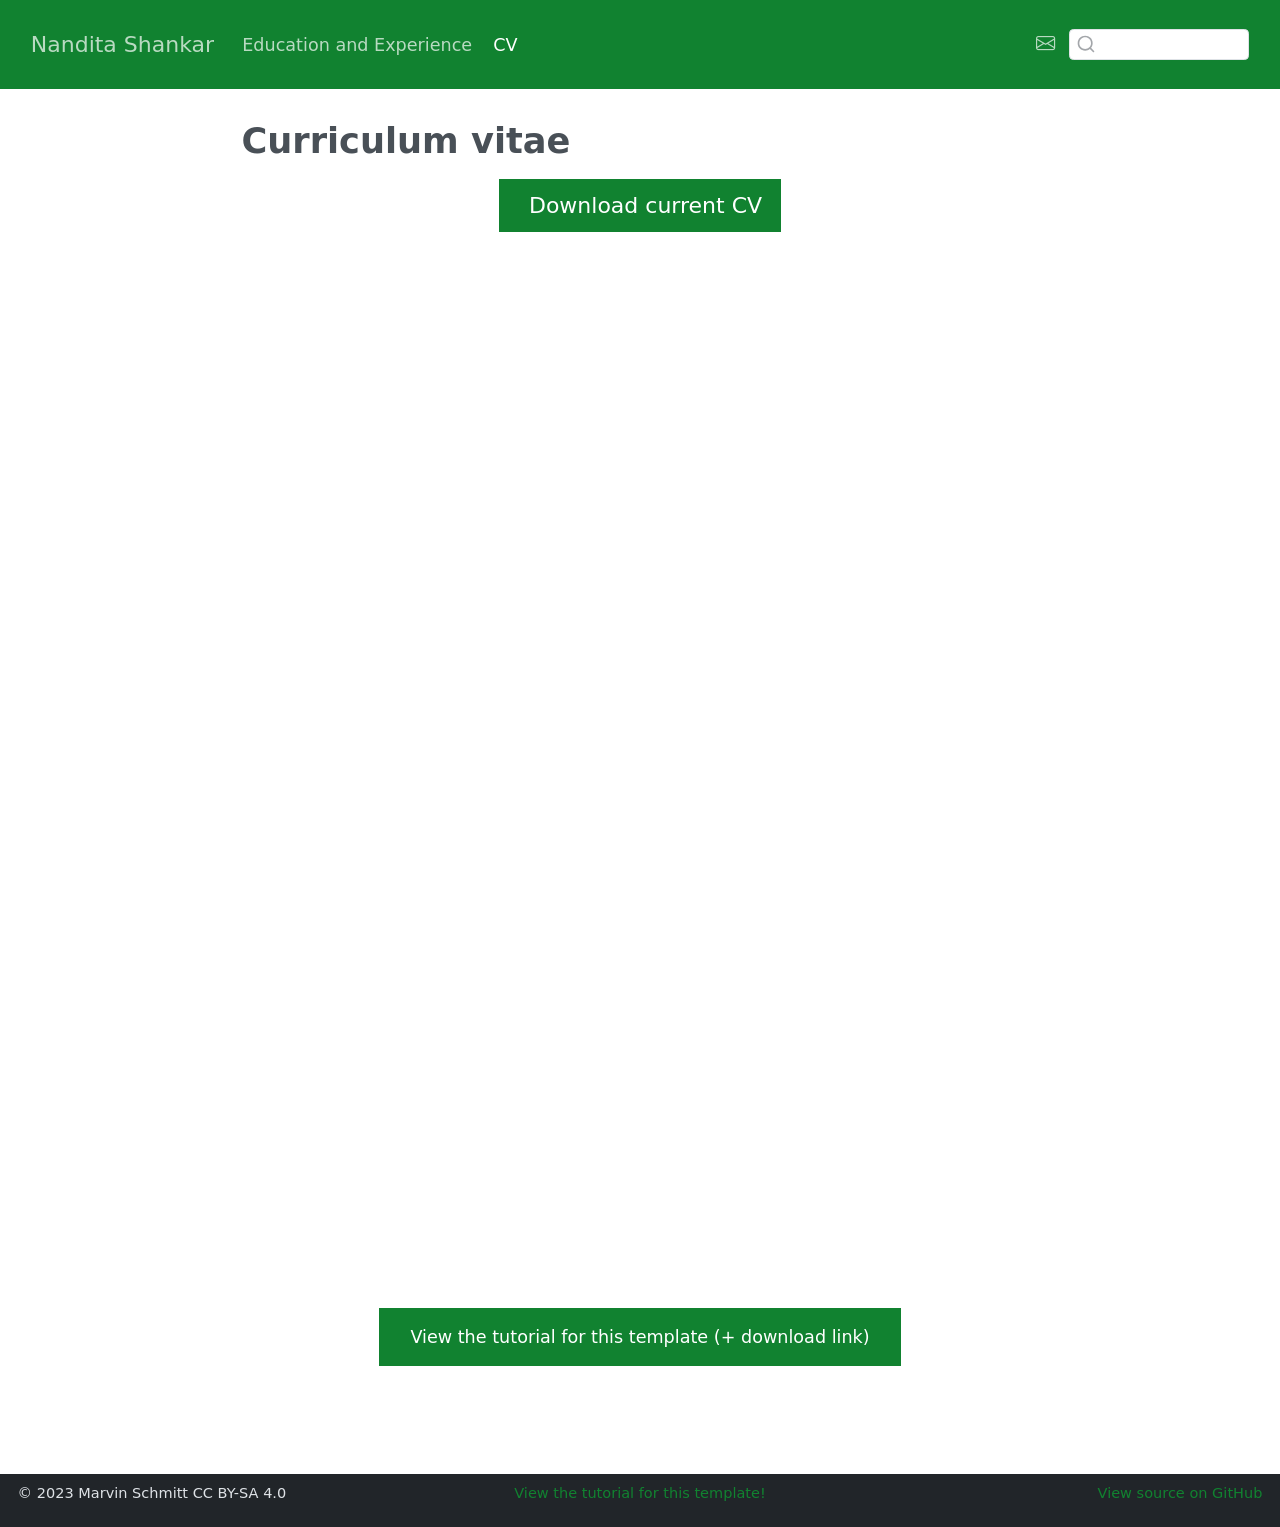
<file: quarto-website-template-main/docs/cv/index.html>
<!DOCTYPE html>
<html xmlns="http://www.w3.org/1999/xhtml" lang="en" xml:lang="en"><head>

<meta charset="utf-8">
<meta name="generator" content="quarto-1.9.38">

<meta name="viewport" content="width=device-width, initial-scale=1.0, user-scalable=yes">


<title>Curriculum vitae – Nandita Shankar</title>
<style>
/* Default styles provided by pandoc.
** See https://pandoc.org/MANUAL.html#variables-for-html for config info.
*/
code{white-space: pre-wrap;}
span.smallcaps{font-variant: small-caps;}
div.columns{display: flex; gap: min(4vw, 1.5em);}
div.column{flex: auto; overflow-x: auto;}
div.hanging-indent{margin-left: 1.5em; text-indent: -1.5em;}
ul.task-list{list-style: none;}
ul.task-list li input[type="checkbox"] {
  width: 0.8em;
  margin: 0 0.8em 0.2em -1em; /* quarto-specific, see https://github.com/quarto-dev/quarto-cli/issues/4556 */ 
  vertical-align: middle;
}
</style>


<script src="../site_libs/quarto-nav/quarto-nav.js"></script>
<script src="../site_libs/clipboard/clipboard.min.js"></script>
<script src="../site_libs/quarto-search/autocomplete.umd.js"></script>
<script src="../site_libs/quarto-search/fuse.min.js"></script>
<script src="../site_libs/quarto-search/quarto-search.js"></script>
<meta name="quarto:offset" content="../">
<script src="../site_libs/quarto-html/quarto.js" type="module"></script>
<script src="../site_libs/quarto-html/tabsets/tabsets.js" type="module"></script>
<script src="../site_libs/quarto-html/popper.min.js"></script>
<script src="../site_libs/quarto-html/tippy.umd.min.js"></script>
<script src="../site_libs/quarto-html/anchor.min.js"></script>
<link href="../site_libs/quarto-html/tippy.css" rel="stylesheet">
<link href="../site_libs/quarto-html/quarto-syntax-highlighting-15634bcf2e68342d4ad2dfa704d543f6.css" rel="stylesheet" id="quarto-text-highlighting-styles">
<script src="../site_libs/bootstrap/bootstrap.min.js"></script>
<link href="../site_libs/bootstrap/bootstrap-icons.css" rel="stylesheet">
<link href="../site_libs/bootstrap/bootstrap-ffea090fc325607d246a0af5539c7673.min.css" rel="stylesheet" append-hash="true" id="quarto-bootstrap" data-mode="light">
<script id="quarto-search-options" type="application/json">{
  "location": "navbar",
  "copy-button": false,
  "collapse-after": 3,
  "panel-placement": "end",
  "type": "textbox",
  "limit": 50,
  "keyboard-shortcut": [
    "f",
    "/",
    "s"
  ],
  "language": {
    "search-no-results-text": "No results",
    "search-matching-documents-text": "matching documents",
    "search-copy-link-title": "Copy link to search",
    "search-hide-matches-text": "Hide additional matches",
    "search-more-match-text": "more match in this document",
    "search-more-matches-text": "more matches in this document",
    "search-clear-button-title": "Clear",
    "search-text-placeholder": "",
    "search-detached-cancel-button-title": "Cancel",
    "search-submit-button-title": "Submit",
    "search-label": "Search"
  }
}</script>


</head>

<body class="nav-fixed fullcontent quarto-light">

<div id="quarto-search-results"></div>
  <header id="quarto-header" class="headroom fixed-top">
    <nav class="navbar navbar-expand-lg " data-bs-theme="dark">
      <div class="navbar-container container-fluid">
      <div class="navbar-brand-container mx-auto">
    <a class="navbar-brand" href="../index.html">
    <span class="navbar-title">Nandita Shankar</span>
    </a>
  </div>
            <div id="quarto-search" class="" title="Search"></div>
          <button class="navbar-toggler" type="button" data-bs-toggle="collapse" data-bs-target="#navbarCollapse" aria-controls="navbarCollapse" role="menu" aria-expanded="false" aria-label="Toggle navigation" onclick="if (window.quartoToggleHeadroom) { window.quartoToggleHeadroom(); }">
  <span class="navbar-toggler-icon"></span>
</button>
          <div class="collapse navbar-collapse" id="navbarCollapse">
            <ul class="navbar-nav navbar-nav-scroll me-auto">
  <li class="nav-item">
    <a class="nav-link" href="../photography/index.html"> 
<span class="menu-text">Education and Experience</span></a>
  </li>  
  <li class="nav-item">
    <a class="nav-link active" href="../cv/index.html" aria-current="page"> 
<span class="menu-text">CV</span></a>
  </li>  
</ul>
            <ul class="navbar-nav navbar-nav-scroll ms-auto">
  <li class="nav-item compact">
    <a class="nav-link" href="mailto:nandita.shankar2@case.edu"> <i class="bi bi-envelope" role="img" aria-label="email">
</i> 
<span class="menu-text"></span></a>
  </li>  
</ul>
          </div> <!-- /navcollapse -->
            <div class="quarto-navbar-tools">
</div>
      </div> <!-- /container-fluid -->
    </nav>
</header>
<!-- content -->
<div id="quarto-content" class="quarto-container page-columns page-rows-contents page-layout-article page-navbar">
<!-- sidebar -->
<!-- margin-sidebar -->
    
<!-- main -->
<main class="content" id="quarto-document-content">

<header id="title-block-header" class="quarto-title-block default">
<div class="quarto-title">
<h1 class="title">Curriculum vitae</h1>
</div>



<div class="quarto-title-meta">

    
  
    
  </div>
  


</header>


<div class="cell">
<style type="text/css">
.embed-container {
    position: relative;
    padding-bottom: 129%;
    height: 0;
    overflow: hidden;
    max-width: 100%;
}
.embed-container iframe,
.embed-container object,
.embed-container embed {
    position: absolute;
    top: 0;
    left: 0;
    width: 100%;
    height: 100%;
}
</style>
</div>
<p class="text-center">
  <a class="btn btn-primary btn-lg cv-download" href="cv.pdf" target="_blank">
    <i class="fa-solid fa-file-arrow-down"></i> Download current CV
  </a>
</p>
<div class="embed-container">
  <iframe src="cv.pdf#toolbar=0" style="border: 0.5px;width: 100%;"></iframe>
</div>
<div style="margin: 30px; text-align: center;">
<a class="btn btn-primary" href="https://www.marvinschmitt.com/blog/website-tutorial-quarto/" role="button" target="_blank" style="padding: 15px 30px;">View the tutorial for this template (+ download link)</a>
</div>



</main> <!-- /main -->
<script id="quarto-html-after-body" type="application/javascript">
  window.document.addEventListener("DOMContentLoaded", function (event) {
    const icon = "";
    const anchorJS = new window.AnchorJS();
    anchorJS.options = {
      placement: 'right',
      icon: icon
    };
    anchorJS.add('.anchored');
    const isCodeAnnotation = (el) => {
      for (const clz of el.classList) {
        if (clz.startsWith('code-annotation-')) {                     
          return true;
        }
      }
      return false;
    }
    const onCopySuccess = function(e) {
      // button target
      const button = e.trigger;
      // don't keep focus
      button.blur();
      // flash "checked"
      button.classList.add('code-copy-button-checked');
      var currentTitle = button.getAttribute("title");
      button.setAttribute("title", "Copied!");
      let tooltip;
      if (window.bootstrap) {
        button.setAttribute("data-bs-toggle", "tooltip");
        button.setAttribute("data-bs-placement", "left");
        button.setAttribute("data-bs-title", "Copied!");
        tooltip = new bootstrap.Tooltip(button, 
          { trigger: "manual", 
            customClass: "code-copy-button-tooltip",
            offset: [0, -8]});
        tooltip.show();    
      }
      setTimeout(function() {
        if (tooltip) {
          tooltip.hide();
          button.removeAttribute("data-bs-title");
          button.removeAttribute("data-bs-toggle");
          button.removeAttribute("data-bs-placement");
        }
        button.setAttribute("title", currentTitle);
        button.classList.remove('code-copy-button-checked');
      }, 1000);
      // clear code selection
      e.clearSelection();
    }
    const getTextToCopy = function(trigger) {
      const outerScaffold = trigger.parentElement.cloneNode(true);
      const codeEl = outerScaffold.querySelector('code');
      for (const childEl of codeEl.children) {
        if (isCodeAnnotation(childEl)) {
          childEl.remove();
        }
      }
      return codeEl.innerText;
    }
    const clipboard = new window.ClipboardJS('.code-copy-button:not([data-in-quarto-modal])', {
      text: getTextToCopy
    });
    clipboard.on('success', onCopySuccess);
    if (window.document.getElementById('quarto-embedded-source-code-modal')) {
      const clipboardModal = new window.ClipboardJS('.code-copy-button[data-in-quarto-modal]', {
        text: getTextToCopy,
        container: window.document.getElementById('quarto-embedded-source-code-modal')
      });
      clipboardModal.on('success', onCopySuccess);
    }
      var localhostRegex = new RegExp(/^(?:http|https):\/\/localhost\:?[0-9]*\//);
      var mailtoRegex = new RegExp(/^mailto:/);
        var filterRegex = new RegExp('/' + window.location.host + '/');
      var isInternal = (href) => {
          return filterRegex.test(href) || localhostRegex.test(href) || mailtoRegex.test(href);
      }
      // Inspect non-navigation links and adorn them if external
     var links = window.document.querySelectorAll('a[href]:not(.nav-link):not(.navbar-brand):not(.toc-action):not(.sidebar-link):not(.sidebar-item-toggle):not(.pagination-link):not(.no-external):not([aria-hidden]):not(.dropdown-item):not(.quarto-navigation-tool):not(.about-link)');
      for (var i=0; i<links.length; i++) {
        const link = links[i];
        if (!isInternal(link.href)) {
          // undo the damage that might have been done by quarto-nav.js in the case of
          // links that we want to consider external
          if (link.dataset.originalHref !== undefined) {
            link.href = link.dataset.originalHref;
          }
        }
      }
    function tippyHover(el, contentFn, onTriggerFn, onUntriggerFn) {
      const config = {
        allowHTML: true,
        maxWidth: 500,
        delay: 100,
        arrow: false,
        appendTo: function(el) {
            return el.parentElement;
        },
        interactive: true,
        interactiveBorder: 10,
        theme: 'quarto',
        placement: 'bottom-start',
      };
      if (contentFn) {
        config.content = contentFn;
      }
      if (onTriggerFn) {
        config.onTrigger = onTriggerFn;
      }
      if (onUntriggerFn) {
        config.onUntrigger = onUntriggerFn;
      }
      window.tippy(el, config); 
    }
    const noterefs = window.document.querySelectorAll('a[role="doc-noteref"]');
    for (var i=0; i<noterefs.length; i++) {
      const ref = noterefs[i];
      tippyHover(ref, function() {
        // use id or data attribute instead here
        let href = ref.getAttribute('data-footnote-href') || ref.getAttribute('href');
        try { href = new URL(href).hash; } catch {}
        const id = href.replace(/^#\/?/, "");
        const note = window.document.getElementById(id);
        if (note) {
          return note.innerHTML;
        } else {
          return "";
        }
      });
    }
    const xrefs = window.document.querySelectorAll('a.quarto-xref');
    const processXRef = (id, note) => {
      // Strip column container classes
      const stripColumnClz = (el) => {
        el.classList.remove("page-full", "page-columns");
        if (el.children) {
          for (const child of el.children) {
            stripColumnClz(child);
          }
        }
      }
      stripColumnClz(note)
      if (id === null || id.startsWith('sec-')) {
        // Special case sections, only their first couple elements
        const container = document.createElement("div");
        if (note.children && note.children.length > 2) {
          container.appendChild(note.children[0].cloneNode(true));
          for (let i = 1; i < note.children.length; i++) {
            const child = note.children[i];
            if (child.tagName === "P" && child.innerText === "") {
              continue;
            } else {
              container.appendChild(child.cloneNode(true));
              break;
            }
          }
          if (window.Quarto?.typesetMath) {
            window.Quarto.typesetMath(container);
          }
          return container.innerHTML
        } else {
          if (window.Quarto?.typesetMath) {
            window.Quarto.typesetMath(note);
          }
          return note.innerHTML;
        }
      } else {
        // Remove any anchor links if they are present
        const anchorLink = note.querySelector('a.anchorjs-link');
        if (anchorLink) {
          anchorLink.remove();
        }
        if (window.Quarto?.typesetMath) {
          window.Quarto.typesetMath(note);
        }
        if (note.classList.contains("callout")) {
          return note.outerHTML;
        } else {
          return note.innerHTML;
        }
      }
    }
    for (var i=0; i<xrefs.length; i++) {
      const xref = xrefs[i];
      tippyHover(xref, undefined, function(instance) {
        instance.disable();
        let url = xref.getAttribute('href');
        let hash = undefined; 
        if (url.startsWith('#')) {
          hash = url;
        } else {
          try { hash = new URL(url).hash; } catch {}
        }
        if (hash) {
          const id = hash.replace(/^#\/?/, "");
          const note = window.document.getElementById(id);
          if (note !== null) {
            try {
              const html = processXRef(id, note.cloneNode(true));
              instance.setContent(html);
            } finally {
              instance.enable();
              instance.show();
            }
          } else {
            // See if we can fetch this
            fetch(url.split('#')[0])
            .then(res => res.text())
            .then(html => {
              const parser = new DOMParser();
              const htmlDoc = parser.parseFromString(html, "text/html");
              const note = htmlDoc.getElementById(id);
              if (note !== null) {
                const html = processXRef(id, note);
                instance.setContent(html);
              } 
            }).finally(() => {
              instance.enable();
              instance.show();
            });
          }
        } else {
          // See if we can fetch a full url (with no hash to target)
          // This is a special case and we should probably do some content thinning / targeting
          fetch(url)
          .then(res => res.text())
          .then(html => {
            const parser = new DOMParser();
            const htmlDoc = parser.parseFromString(html, "text/html");
            const note = htmlDoc.querySelector('main.content');
            if (note !== null) {
              // This should only happen for chapter cross references
              // (since there is no id in the URL)
              // remove the first header
              if (note.children.length > 0 && note.children[0].tagName === "HEADER") {
                note.children[0].remove();
              }
              const html = processXRef(null, note);
              instance.setContent(html);
            } 
          }).finally(() => {
            instance.enable();
            instance.show();
          });
        }
      }, function(instance) {
      });
    }
        let selectedAnnoteEl;
        const selectorForAnnotation = ( cell, annotation) => {
          let cellAttr = 'data-code-cell="' + cell + '"';
          let lineAttr = 'data-code-annotation="' +  annotation + '"';
          const selector = 'span[' + cellAttr + '][' + lineAttr + ']';
          return selector;
        }
        const selectCodeLines = (annoteEl) => {
          const doc = window.document;
          const targetCell = annoteEl.getAttribute("data-target-cell");
          const targetAnnotation = annoteEl.getAttribute("data-target-annotation");
          const annoteSpan = window.document.querySelector(selectorForAnnotation(targetCell, targetAnnotation));
          const lines = annoteSpan.getAttribute("data-code-lines").split(",");
          const lineIds = lines.map((line) => {
            return targetCell + "-" + line;
          })
          let top = null;
          let height = null;
          let parent = null;
          if (lineIds.length > 0) {
              //compute the position of the single el (top and bottom and make a div)
              const el = window.document.getElementById(lineIds[0]);
              top = el.offsetTop;
              height = el.offsetHeight;
              parent = el.parentElement.parentElement;
            if (lineIds.length > 1) {
              const lastEl = window.document.getElementById(lineIds[lineIds.length - 1]);
              const bottom = lastEl.offsetTop + lastEl.offsetHeight;
              height = bottom - top;
            }
            if (top !== null && height !== null && parent !== null) {
              // cook up a div (if necessary) and position it 
              let div = window.document.getElementById("code-annotation-line-highlight");
              if (div === null) {
                div = window.document.createElement("div");
                div.setAttribute("id", "code-annotation-line-highlight");
                div.style.position = 'absolute';
                parent.appendChild(div);
              }
              div.style.top = top - 2 + "px";
              div.style.height = height + 4 + "px";
              div.style.left = 0;
              let gutterDiv = window.document.getElementById("code-annotation-line-highlight-gutter");
              if (gutterDiv === null) {
                gutterDiv = window.document.createElement("div");
                gutterDiv.setAttribute("id", "code-annotation-line-highlight-gutter");
                gutterDiv.style.position = 'absolute';
                const codeCell = window.document.getElementById(targetCell);
                const gutter = codeCell.querySelector('.code-annotation-gutter');
                gutter.appendChild(gutterDiv);
              }
              gutterDiv.style.top = top - 2 + "px";
              gutterDiv.style.height = height + 4 + "px";
            }
            selectedAnnoteEl = annoteEl;
          }
        };
        const unselectCodeLines = () => {
          const elementsIds = ["code-annotation-line-highlight", "code-annotation-line-highlight-gutter"];
          elementsIds.forEach((elId) => {
            const div = window.document.getElementById(elId);
            if (div) {
              div.remove();
            }
          });
          selectedAnnoteEl = undefined;
        };
          // Handle positioning of the toggle
      window.addEventListener(
        "resize",
        throttle(() => {
          elRect = undefined;
          if (selectedAnnoteEl) {
            selectCodeLines(selectedAnnoteEl);
          }
        }, 10)
      );
      function throttle(fn, ms) {
      let throttle = false;
      let timer;
        return (...args) => {
          if(!throttle) { // first call gets through
              fn.apply(this, args);
              throttle = true;
          } else { // all the others get throttled
              if(timer) clearTimeout(timer); // cancel #2
              timer = setTimeout(() => {
                fn.apply(this, args);
                timer = throttle = false;
              }, ms);
          }
        };
      }
        // Attach click handler to the DT
        const annoteDls = window.document.querySelectorAll('dt[data-target-cell]');
        for (const annoteDlNode of annoteDls) {
          annoteDlNode.addEventListener('click', (event) => {
            const clickedEl = event.target;
            if (clickedEl !== selectedAnnoteEl) {
              unselectCodeLines();
              const activeEl = window.document.querySelector('dt[data-target-cell].code-annotation-active');
              if (activeEl) {
                activeEl.classList.remove('code-annotation-active');
              }
              selectCodeLines(clickedEl);
              clickedEl.classList.add('code-annotation-active');
            } else {
              // Unselect the line
              unselectCodeLines();
              clickedEl.classList.remove('code-annotation-active');
            }
          });
        }
    const findCites = (el) => {
      const parentEl = el.parentElement;
      if (parentEl) {
        const cites = parentEl.dataset.cites;
        if (cites) {
          return {
            el,
            cites: cites.split(' ')
          };
        } else {
          return findCites(el.parentElement)
        }
      } else {
        return undefined;
      }
    };
    var bibliorefs = window.document.querySelectorAll('a[role="doc-biblioref"]');
    for (var i=0; i<bibliorefs.length; i++) {
      const ref = bibliorefs[i];
      const citeInfo = findCites(ref);
      if (citeInfo) {
        tippyHover(citeInfo.el, function() {
          var popup = window.document.createElement('div');
          citeInfo.cites.forEach(function(cite) {
            var citeDiv = window.document.createElement('div');
            citeDiv.classList.add('hanging-indent');
            citeDiv.classList.add('csl-entry');
            var biblioDiv = window.document.getElementById('ref-' + cite);
            if (biblioDiv) {
              citeDiv.innerHTML = biblioDiv.innerHTML;
            }
            popup.appendChild(citeDiv);
          });
          return popup.innerHTML;
        });
      }
    }
  });
  </script>
</div> <!-- /content -->
<footer class="footer">
  <div class="nav-footer">
    <div class="nav-footer-left">
<p><span class="faux-block">© 2023 Marvin Schmitt CC BY-SA 4.0</span></p>
</div>   
    <div class="nav-footer-center">
<p><span class="faux-block"><a href="https://www.marvinschmitt.com/blog/website-tutorial-quarto/">View the tutorial for this template!</a></span></p>
</div>
    <div class="nav-footer-right">
<p><span class="faux-block"><a href="https://github.com/marvinschmitt/quarto-website-template/">View source on GitHub</a></span></p>
</div>
  </div>
</footer>




</body></html>
</file>
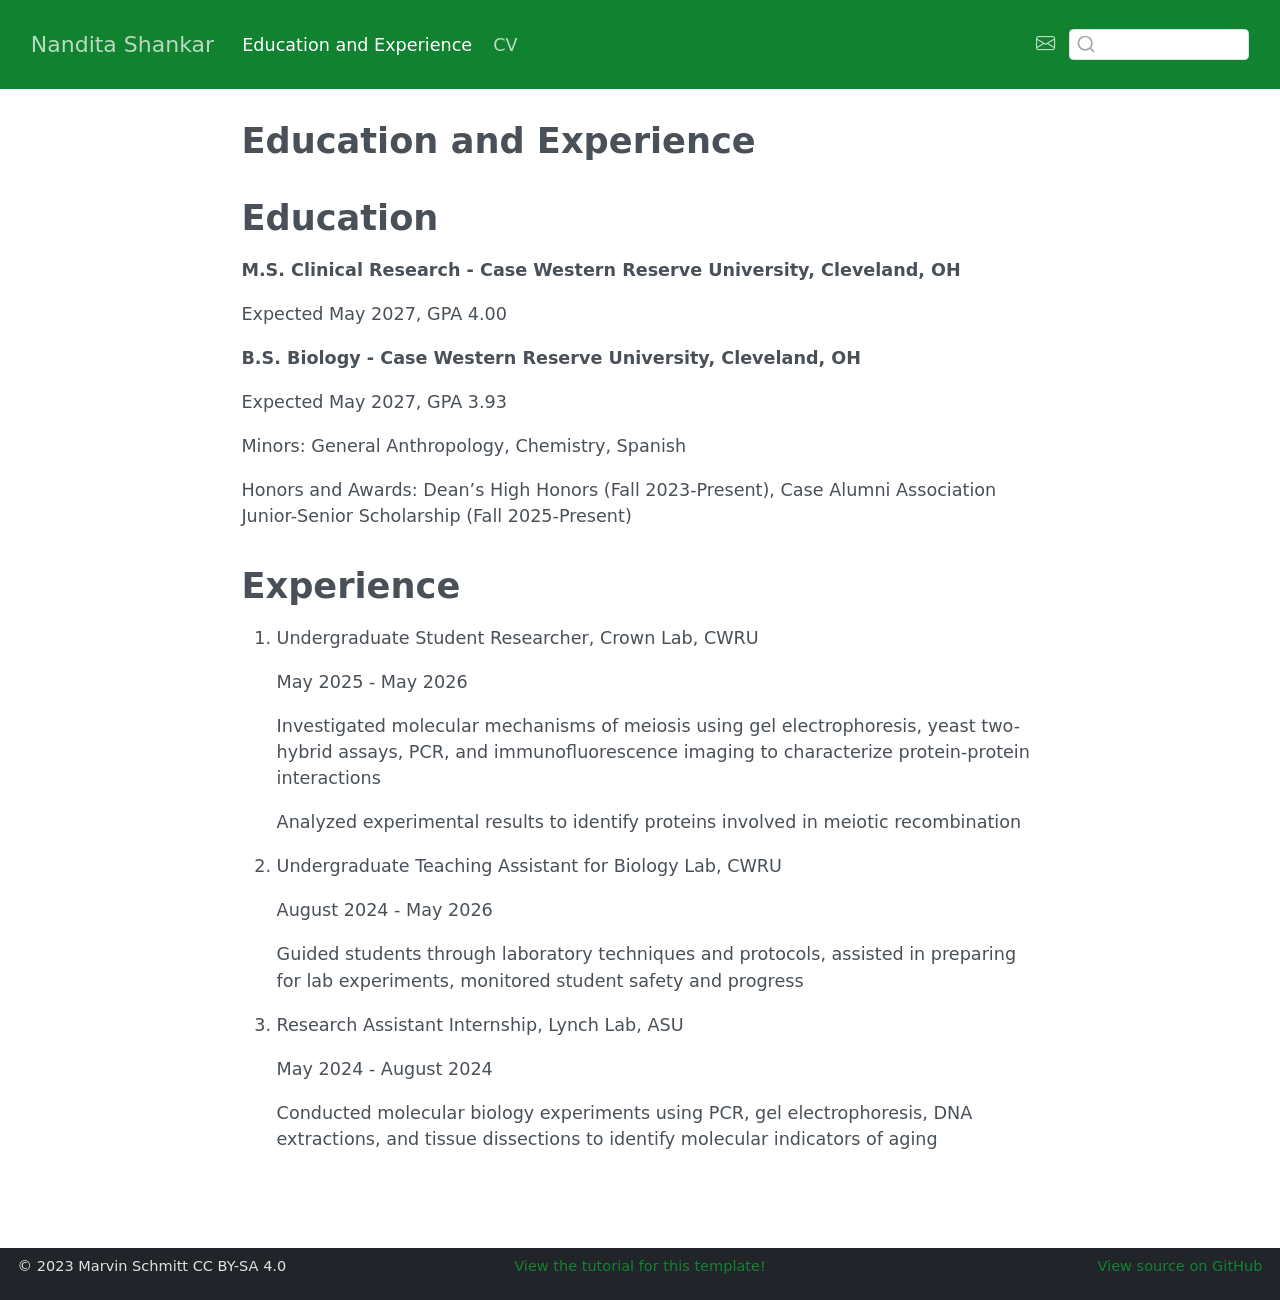
<file: quarto-website-template-main/docs/photography/index.html>
<!DOCTYPE html>
<html xmlns="http://www.w3.org/1999/xhtml" lang="en" xml:lang="en"><head>

<meta charset="utf-8">
<meta name="generator" content="quarto-1.9.38">

<meta name="viewport" content="width=device-width, initial-scale=1.0, user-scalable=yes">


<title>Education and Experience – Nandita Shankar</title>
<style>
/* Default styles provided by pandoc.
** See https://pandoc.org/MANUAL.html#variables-for-html for config info.
*/
code{white-space: pre-wrap;}
span.smallcaps{font-variant: small-caps;}
div.columns{display: flex; gap: min(4vw, 1.5em);}
div.column{flex: auto; overflow-x: auto;}
div.hanging-indent{margin-left: 1.5em; text-indent: -1.5em;}
ul.task-list{list-style: none;}
ul.task-list li input[type="checkbox"] {
  width: 0.8em;
  margin: 0 0.8em 0.2em -1em; /* quarto-specific, see https://github.com/quarto-dev/quarto-cli/issues/4556 */ 
  vertical-align: middle;
}
</style>


<script src="../site_libs/quarto-nav/quarto-nav.js"></script>
<script src="../site_libs/clipboard/clipboard.min.js"></script>
<script src="../site_libs/quarto-search/autocomplete.umd.js"></script>
<script src="../site_libs/quarto-search/fuse.min.js"></script>
<script src="../site_libs/quarto-search/quarto-search.js"></script>
<meta name="quarto:offset" content="../">
<script src="../site_libs/quarto-html/quarto.js" type="module"></script>
<script src="../site_libs/quarto-html/tabsets/tabsets.js" type="module"></script>
<script src="../site_libs/quarto-html/popper.min.js"></script>
<script src="../site_libs/quarto-html/tippy.umd.min.js"></script>
<script src="../site_libs/quarto-html/anchor.min.js"></script>
<link href="../site_libs/quarto-html/tippy.css" rel="stylesheet">
<link href="../site_libs/quarto-html/quarto-syntax-highlighting-15634bcf2e68342d4ad2dfa704d543f6.css" rel="stylesheet" id="quarto-text-highlighting-styles">
<script src="../site_libs/bootstrap/bootstrap.min.js"></script>
<link href="../site_libs/bootstrap/bootstrap-icons.css" rel="stylesheet">
<link href="../site_libs/bootstrap/bootstrap-ffea090fc325607d246a0af5539c7673.min.css" rel="stylesheet" append-hash="true" id="quarto-bootstrap" data-mode="light">
<script id="quarto-search-options" type="application/json">{
  "location": "navbar",
  "copy-button": false,
  "collapse-after": 3,
  "panel-placement": "end",
  "type": "textbox",
  "limit": 50,
  "keyboard-shortcut": [
    "f",
    "/",
    "s"
  ],
  "language": {
    "search-no-results-text": "No results",
    "search-matching-documents-text": "matching documents",
    "search-copy-link-title": "Copy link to search",
    "search-hide-matches-text": "Hide additional matches",
    "search-more-match-text": "more match in this document",
    "search-more-matches-text": "more matches in this document",
    "search-clear-button-title": "Clear",
    "search-text-placeholder": "",
    "search-detached-cancel-button-title": "Cancel",
    "search-submit-button-title": "Submit",
    "search-label": "Search"
  }
}</script>


</head>

<body class="nav-fixed fullcontent quarto-light">

<div id="quarto-search-results"></div>
  <header id="quarto-header" class="headroom fixed-top">
    <nav class="navbar navbar-expand-lg " data-bs-theme="dark">
      <div class="navbar-container container-fluid">
      <div class="navbar-brand-container mx-auto">
    <a class="navbar-brand" href="../index.html">
    <span class="navbar-title">Nandita Shankar</span>
    </a>
  </div>
            <div id="quarto-search" class="" title="Search"></div>
          <button class="navbar-toggler" type="button" data-bs-toggle="collapse" data-bs-target="#navbarCollapse" aria-controls="navbarCollapse" role="menu" aria-expanded="false" aria-label="Toggle navigation" onclick="if (window.quartoToggleHeadroom) { window.quartoToggleHeadroom(); }">
  <span class="navbar-toggler-icon"></span>
</button>
          <div class="collapse navbar-collapse" id="navbarCollapse">
            <ul class="navbar-nav navbar-nav-scroll me-auto">
  <li class="nav-item">
    <a class="nav-link active" href="../photography/index.html" aria-current="page"> 
<span class="menu-text">Education and Experience</span></a>
  </li>  
  <li class="nav-item">
    <a class="nav-link" href="../cv/index.html"> 
<span class="menu-text">CV</span></a>
  </li>  
</ul>
            <ul class="navbar-nav navbar-nav-scroll ms-auto">
  <li class="nav-item compact">
    <a class="nav-link" href="mailto:nandita.shankar2@case.edu"> <i class="bi bi-envelope" role="img" aria-label="email">
</i> 
<span class="menu-text"></span></a>
  </li>  
</ul>
          </div> <!-- /navcollapse -->
            <div class="quarto-navbar-tools">
</div>
      </div> <!-- /container-fluid -->
    </nav>
</header>
<!-- content -->
<div id="quarto-content" class="quarto-container page-columns page-rows-contents page-layout-article page-navbar">
<!-- sidebar -->
<!-- margin-sidebar -->
    
<!-- main -->
<main class="content" id="quarto-document-content">

<header id="title-block-header" class="quarto-title-block default">
<div class="quarto-title">
<h1 class="title">Education and Experience</h1>
</div>



<div class="quarto-title-meta">

    
  
    
  </div>
  


</header>


<section id="education" class="level1">
<h1>Education</h1>
<p><strong>M.S. Clinical Research - Case Western Reserve University, Cleveland, OH </strong></p>
<p>Expected May 2027, GPA 4.00</p>
<p><strong>B.S. Biology - Case Western Reserve University, Cleveland, OH</strong></p>
<p>Expected May 2027, GPA 3.93</p>
<p>Minors: General Anthropology, Chemistry, Spanish</p>
<p>Honors and Awards: Dean’s High Honors (Fall 2023-Present), Case Alumni Association Junior-Senior Scholarship (Fall 2025-Present)</p>
</section>
<section id="experience" class="level1">
<h1>Experience</h1>
<ol type="1">
<li><p>Undergraduate Student Researcher, Crown Lab, CWRU</p>
<p>May 2025 - May 2026</p>
<p>Investigated molecular mechanisms of meiosis using gel electrophoresis, yeast two-hybrid assays, PCR, and immunofluorescence imaging to characterize protein-protein interactions</p>
<p>Analyzed experimental results to identify proteins involved in meiotic recombination</p></li>
<li><p>Undergraduate Teaching Assistant for Biology Lab, CWRU</p>
<p>August 2024 - May 2026</p>
<p>Guided students through laboratory techniques and protocols, assisted in preparing for lab experiments, monitored student safety and progress</p></li>
<li><p>Research Assistant Internship, Lynch Lab, ASU</p>
<p>May 2024 - August 2024</p>
<p>Conducted molecular biology experiments using PCR, gel electrophoresis, DNA extractions, and tissue dissections to identify molecular indicators of aging</p></li>
</ol>


</section>

</main> <!-- /main -->
<script id="quarto-html-after-body" type="application/javascript">
  window.document.addEventListener("DOMContentLoaded", function (event) {
    const icon = "";
    const anchorJS = new window.AnchorJS();
    anchorJS.options = {
      placement: 'right',
      icon: icon
    };
    anchorJS.add('.anchored');
    const isCodeAnnotation = (el) => {
      for (const clz of el.classList) {
        if (clz.startsWith('code-annotation-')) {                     
          return true;
        }
      }
      return false;
    }
    const onCopySuccess = function(e) {
      // button target
      const button = e.trigger;
      // don't keep focus
      button.blur();
      // flash "checked"
      button.classList.add('code-copy-button-checked');
      var currentTitle = button.getAttribute("title");
      button.setAttribute("title", "Copied!");
      let tooltip;
      if (window.bootstrap) {
        button.setAttribute("data-bs-toggle", "tooltip");
        button.setAttribute("data-bs-placement", "left");
        button.setAttribute("data-bs-title", "Copied!");
        tooltip = new bootstrap.Tooltip(button, 
          { trigger: "manual", 
            customClass: "code-copy-button-tooltip",
            offset: [0, -8]});
        tooltip.show();    
      }
      setTimeout(function() {
        if (tooltip) {
          tooltip.hide();
          button.removeAttribute("data-bs-title");
          button.removeAttribute("data-bs-toggle");
          button.removeAttribute("data-bs-placement");
        }
        button.setAttribute("title", currentTitle);
        button.classList.remove('code-copy-button-checked');
      }, 1000);
      // clear code selection
      e.clearSelection();
    }
    const getTextToCopy = function(trigger) {
      const outerScaffold = trigger.parentElement.cloneNode(true);
      const codeEl = outerScaffold.querySelector('code');
      for (const childEl of codeEl.children) {
        if (isCodeAnnotation(childEl)) {
          childEl.remove();
        }
      }
      return codeEl.innerText;
    }
    const clipboard = new window.ClipboardJS('.code-copy-button:not([data-in-quarto-modal])', {
      text: getTextToCopy
    });
    clipboard.on('success', onCopySuccess);
    if (window.document.getElementById('quarto-embedded-source-code-modal')) {
      const clipboardModal = new window.ClipboardJS('.code-copy-button[data-in-quarto-modal]', {
        text: getTextToCopy,
        container: window.document.getElementById('quarto-embedded-source-code-modal')
      });
      clipboardModal.on('success', onCopySuccess);
    }
      var localhostRegex = new RegExp(/^(?:http|https):\/\/localhost\:?[0-9]*\//);
      var mailtoRegex = new RegExp(/^mailto:/);
        var filterRegex = new RegExp('/' + window.location.host + '/');
      var isInternal = (href) => {
          return filterRegex.test(href) || localhostRegex.test(href) || mailtoRegex.test(href);
      }
      // Inspect non-navigation links and adorn them if external
     var links = window.document.querySelectorAll('a[href]:not(.nav-link):not(.navbar-brand):not(.toc-action):not(.sidebar-link):not(.sidebar-item-toggle):not(.pagination-link):not(.no-external):not([aria-hidden]):not(.dropdown-item):not(.quarto-navigation-tool):not(.about-link)');
      for (var i=0; i<links.length; i++) {
        const link = links[i];
        if (!isInternal(link.href)) {
          // undo the damage that might have been done by quarto-nav.js in the case of
          // links that we want to consider external
          if (link.dataset.originalHref !== undefined) {
            link.href = link.dataset.originalHref;
          }
        }
      }
    function tippyHover(el, contentFn, onTriggerFn, onUntriggerFn) {
      const config = {
        allowHTML: true,
        maxWidth: 500,
        delay: 100,
        arrow: false,
        appendTo: function(el) {
            return el.parentElement;
        },
        interactive: true,
        interactiveBorder: 10,
        theme: 'quarto',
        placement: 'bottom-start',
      };
      if (contentFn) {
        config.content = contentFn;
      }
      if (onTriggerFn) {
        config.onTrigger = onTriggerFn;
      }
      if (onUntriggerFn) {
        config.onUntrigger = onUntriggerFn;
      }
      window.tippy(el, config); 
    }
    const noterefs = window.document.querySelectorAll('a[role="doc-noteref"]');
    for (var i=0; i<noterefs.length; i++) {
      const ref = noterefs[i];
      tippyHover(ref, function() {
        // use id or data attribute instead here
        let href = ref.getAttribute('data-footnote-href') || ref.getAttribute('href');
        try { href = new URL(href).hash; } catch {}
        const id = href.replace(/^#\/?/, "");
        const note = window.document.getElementById(id);
        if (note) {
          return note.innerHTML;
        } else {
          return "";
        }
      });
    }
    const xrefs = window.document.querySelectorAll('a.quarto-xref');
    const processXRef = (id, note) => {
      // Strip column container classes
      const stripColumnClz = (el) => {
        el.classList.remove("page-full", "page-columns");
        if (el.children) {
          for (const child of el.children) {
            stripColumnClz(child);
          }
        }
      }
      stripColumnClz(note)
      if (id === null || id.startsWith('sec-')) {
        // Special case sections, only their first couple elements
        const container = document.createElement("div");
        if (note.children && note.children.length > 2) {
          container.appendChild(note.children[0].cloneNode(true));
          for (let i = 1; i < note.children.length; i++) {
            const child = note.children[i];
            if (child.tagName === "P" && child.innerText === "") {
              continue;
            } else {
              container.appendChild(child.cloneNode(true));
              break;
            }
          }
          if (window.Quarto?.typesetMath) {
            window.Quarto.typesetMath(container);
          }
          return container.innerHTML
        } else {
          if (window.Quarto?.typesetMath) {
            window.Quarto.typesetMath(note);
          }
          return note.innerHTML;
        }
      } else {
        // Remove any anchor links if they are present
        const anchorLink = note.querySelector('a.anchorjs-link');
        if (anchorLink) {
          anchorLink.remove();
        }
        if (window.Quarto?.typesetMath) {
          window.Quarto.typesetMath(note);
        }
        if (note.classList.contains("callout")) {
          return note.outerHTML;
        } else {
          return note.innerHTML;
        }
      }
    }
    for (var i=0; i<xrefs.length; i++) {
      const xref = xrefs[i];
      tippyHover(xref, undefined, function(instance) {
        instance.disable();
        let url = xref.getAttribute('href');
        let hash = undefined; 
        if (url.startsWith('#')) {
          hash = url;
        } else {
          try { hash = new URL(url).hash; } catch {}
        }
        if (hash) {
          const id = hash.replace(/^#\/?/, "");
          const note = window.document.getElementById(id);
          if (note !== null) {
            try {
              const html = processXRef(id, note.cloneNode(true));
              instance.setContent(html);
            } finally {
              instance.enable();
              instance.show();
            }
          } else {
            // See if we can fetch this
            fetch(url.split('#')[0])
            .then(res => res.text())
            .then(html => {
              const parser = new DOMParser();
              const htmlDoc = parser.parseFromString(html, "text/html");
              const note = htmlDoc.getElementById(id);
              if (note !== null) {
                const html = processXRef(id, note);
                instance.setContent(html);
              } 
            }).finally(() => {
              instance.enable();
              instance.show();
            });
          }
        } else {
          // See if we can fetch a full url (with no hash to target)
          // This is a special case and we should probably do some content thinning / targeting
          fetch(url)
          .then(res => res.text())
          .then(html => {
            const parser = new DOMParser();
            const htmlDoc = parser.parseFromString(html, "text/html");
            const note = htmlDoc.querySelector('main.content');
            if (note !== null) {
              // This should only happen for chapter cross references
              // (since there is no id in the URL)
              // remove the first header
              if (note.children.length > 0 && note.children[0].tagName === "HEADER") {
                note.children[0].remove();
              }
              const html = processXRef(null, note);
              instance.setContent(html);
            } 
          }).finally(() => {
            instance.enable();
            instance.show();
          });
        }
      }, function(instance) {
      });
    }
        let selectedAnnoteEl;
        const selectorForAnnotation = ( cell, annotation) => {
          let cellAttr = 'data-code-cell="' + cell + '"';
          let lineAttr = 'data-code-annotation="' +  annotation + '"';
          const selector = 'span[' + cellAttr + '][' + lineAttr + ']';
          return selector;
        }
        const selectCodeLines = (annoteEl) => {
          const doc = window.document;
          const targetCell = annoteEl.getAttribute("data-target-cell");
          const targetAnnotation = annoteEl.getAttribute("data-target-annotation");
          const annoteSpan = window.document.querySelector(selectorForAnnotation(targetCell, targetAnnotation));
          const lines = annoteSpan.getAttribute("data-code-lines").split(",");
          const lineIds = lines.map((line) => {
            return targetCell + "-" + line;
          })
          let top = null;
          let height = null;
          let parent = null;
          if (lineIds.length > 0) {
              //compute the position of the single el (top and bottom and make a div)
              const el = window.document.getElementById(lineIds[0]);
              top = el.offsetTop;
              height = el.offsetHeight;
              parent = el.parentElement.parentElement;
            if (lineIds.length > 1) {
              const lastEl = window.document.getElementById(lineIds[lineIds.length - 1]);
              const bottom = lastEl.offsetTop + lastEl.offsetHeight;
              height = bottom - top;
            }
            if (top !== null && height !== null && parent !== null) {
              // cook up a div (if necessary) and position it 
              let div = window.document.getElementById("code-annotation-line-highlight");
              if (div === null) {
                div = window.document.createElement("div");
                div.setAttribute("id", "code-annotation-line-highlight");
                div.style.position = 'absolute';
                parent.appendChild(div);
              }
              div.style.top = top - 2 + "px";
              div.style.height = height + 4 + "px";
              div.style.left = 0;
              let gutterDiv = window.document.getElementById("code-annotation-line-highlight-gutter");
              if (gutterDiv === null) {
                gutterDiv = window.document.createElement("div");
                gutterDiv.setAttribute("id", "code-annotation-line-highlight-gutter");
                gutterDiv.style.position = 'absolute';
                const codeCell = window.document.getElementById(targetCell);
                const gutter = codeCell.querySelector('.code-annotation-gutter');
                gutter.appendChild(gutterDiv);
              }
              gutterDiv.style.top = top - 2 + "px";
              gutterDiv.style.height = height + 4 + "px";
            }
            selectedAnnoteEl = annoteEl;
          }
        };
        const unselectCodeLines = () => {
          const elementsIds = ["code-annotation-line-highlight", "code-annotation-line-highlight-gutter"];
          elementsIds.forEach((elId) => {
            const div = window.document.getElementById(elId);
            if (div) {
              div.remove();
            }
          });
          selectedAnnoteEl = undefined;
        };
          // Handle positioning of the toggle
      window.addEventListener(
        "resize",
        throttle(() => {
          elRect = undefined;
          if (selectedAnnoteEl) {
            selectCodeLines(selectedAnnoteEl);
          }
        }, 10)
      );
      function throttle(fn, ms) {
      let throttle = false;
      let timer;
        return (...args) => {
          if(!throttle) { // first call gets through
              fn.apply(this, args);
              throttle = true;
          } else { // all the others get throttled
              if(timer) clearTimeout(timer); // cancel #2
              timer = setTimeout(() => {
                fn.apply(this, args);
                timer = throttle = false;
              }, ms);
          }
        };
      }
        // Attach click handler to the DT
        const annoteDls = window.document.querySelectorAll('dt[data-target-cell]');
        for (const annoteDlNode of annoteDls) {
          annoteDlNode.addEventListener('click', (event) => {
            const clickedEl = event.target;
            if (clickedEl !== selectedAnnoteEl) {
              unselectCodeLines();
              const activeEl = window.document.querySelector('dt[data-target-cell].code-annotation-active');
              if (activeEl) {
                activeEl.classList.remove('code-annotation-active');
              }
              selectCodeLines(clickedEl);
              clickedEl.classList.add('code-annotation-active');
            } else {
              // Unselect the line
              unselectCodeLines();
              clickedEl.classList.remove('code-annotation-active');
            }
          });
        }
    const findCites = (el) => {
      const parentEl = el.parentElement;
      if (parentEl) {
        const cites = parentEl.dataset.cites;
        if (cites) {
          return {
            el,
            cites: cites.split(' ')
          };
        } else {
          return findCites(el.parentElement)
        }
      } else {
        return undefined;
      }
    };
    var bibliorefs = window.document.querySelectorAll('a[role="doc-biblioref"]');
    for (var i=0; i<bibliorefs.length; i++) {
      const ref = bibliorefs[i];
      const citeInfo = findCites(ref);
      if (citeInfo) {
        tippyHover(citeInfo.el, function() {
          var popup = window.document.createElement('div');
          citeInfo.cites.forEach(function(cite) {
            var citeDiv = window.document.createElement('div');
            citeDiv.classList.add('hanging-indent');
            citeDiv.classList.add('csl-entry');
            var biblioDiv = window.document.getElementById('ref-' + cite);
            if (biblioDiv) {
              citeDiv.innerHTML = biblioDiv.innerHTML;
            }
            popup.appendChild(citeDiv);
          });
          return popup.innerHTML;
        });
      }
    }
  });
  </script>
</div> <!-- /content -->
<footer class="footer">
  <div class="nav-footer">
    <div class="nav-footer-left">
<p><span class="faux-block">© 2023 Marvin Schmitt CC BY-SA 4.0</span></p>
</div>   
    <div class="nav-footer-center">
<p><span class="faux-block"><a href="https://www.marvinschmitt.com/blog/website-tutorial-quarto/">View the tutorial for this template!</a></span></p>
</div>
    <div class="nav-footer-right">
<p><span class="faux-block"><a href="https://github.com/marvinschmitt/quarto-website-template/">View source on GitHub</a></span></p>
</div>
  </div>
</footer>




</body></html>
</file>
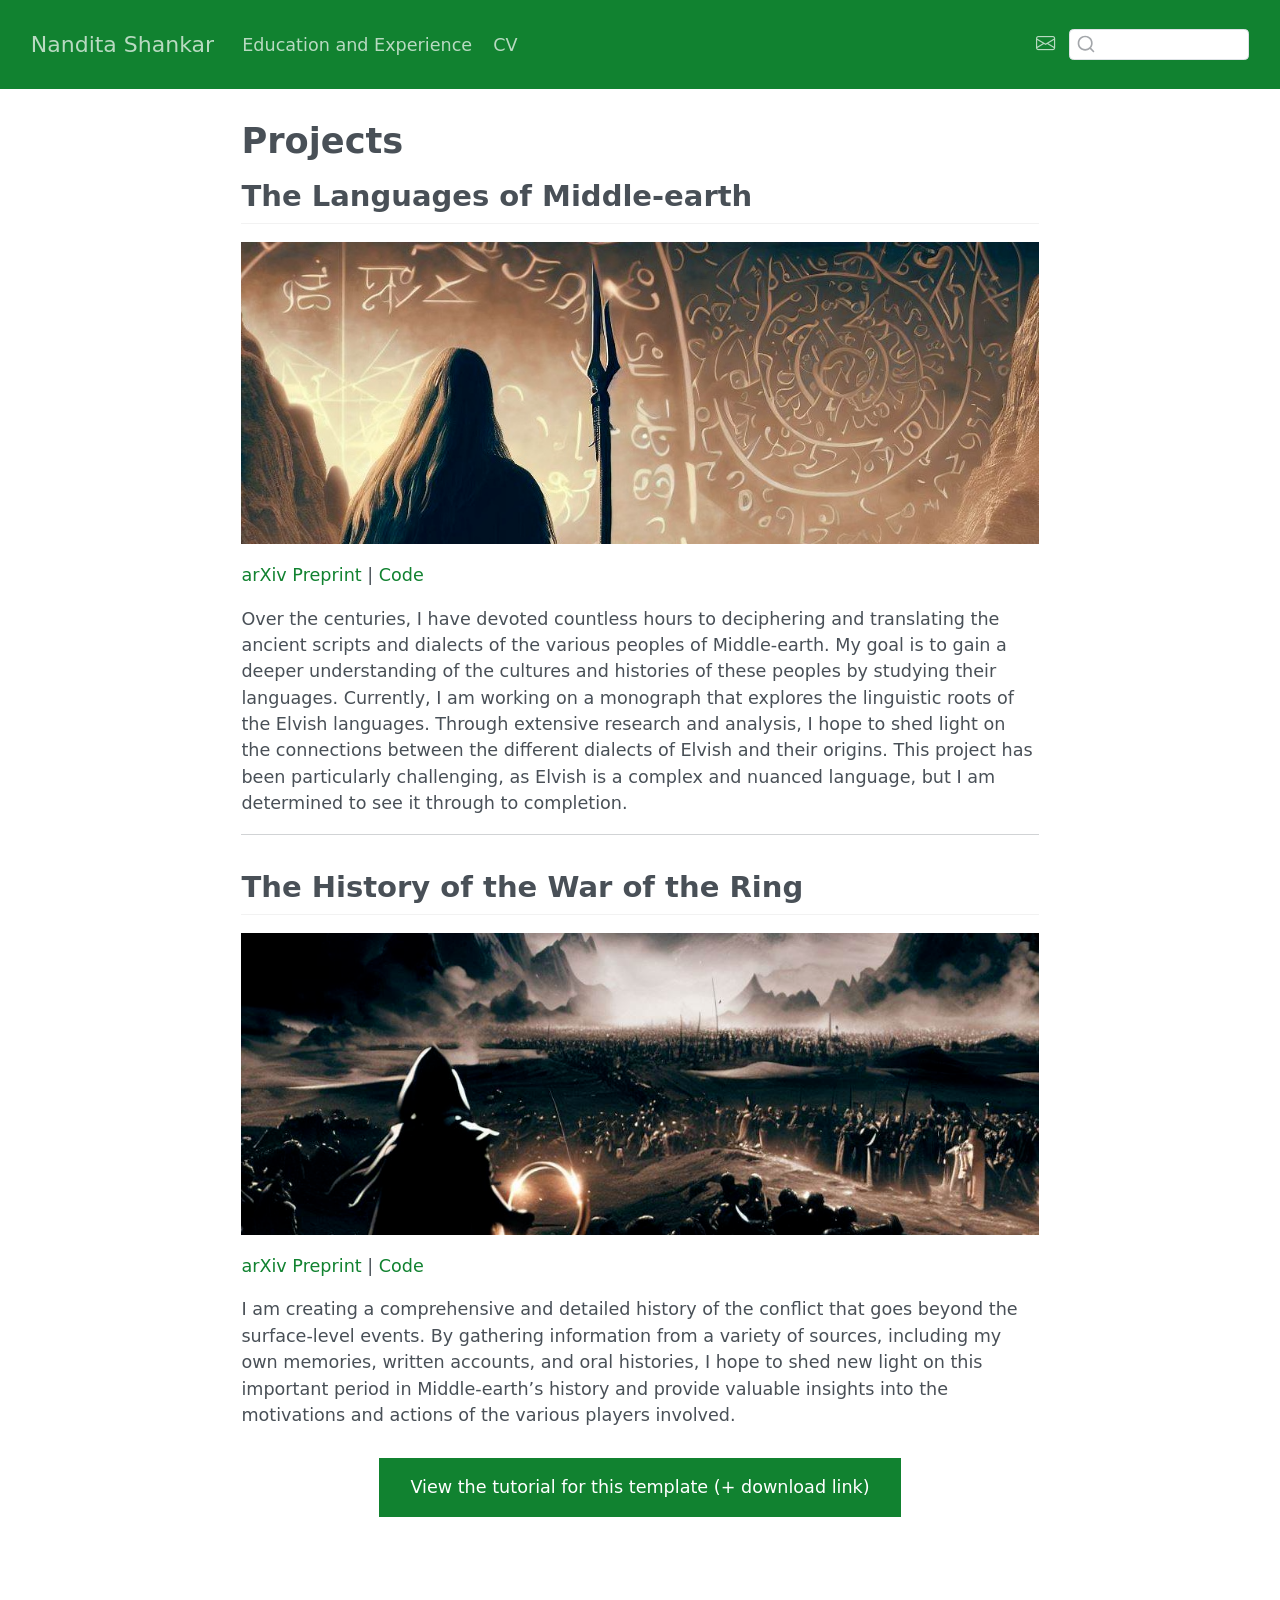
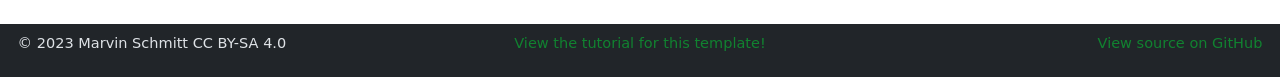
<file: lab5/quarto-website-template-main/docs/projects/index.html>
<!DOCTYPE html>
<html xmlns="http://www.w3.org/1999/xhtml" lang="en" xml:lang="en"><head>

<meta charset="utf-8">
<meta name="generator" content="quarto-1.9.38">

<meta name="viewport" content="width=device-width, initial-scale=1.0, user-scalable=yes">


<title>Projects – Nandita Shankar</title>
<style>
/* Default styles provided by pandoc.
** See https://pandoc.org/MANUAL.html#variables-for-html for config info.
*/
code{white-space: pre-wrap;}
span.smallcaps{font-variant: small-caps;}
div.columns{display: flex; gap: min(4vw, 1.5em);}
div.column{flex: auto; overflow-x: auto;}
div.hanging-indent{margin-left: 1.5em; text-indent: -1.5em;}
ul.task-list{list-style: none;}
ul.task-list li input[type="checkbox"] {
  width: 0.8em;
  margin: 0 0.8em 0.2em -1em; /* quarto-specific, see https://github.com/quarto-dev/quarto-cli/issues/4556 */ 
  vertical-align: middle;
}
</style>


<script src="../site_libs/quarto-nav/quarto-nav.js"></script>
<script src="../site_libs/clipboard/clipboard.min.js"></script>
<script src="../site_libs/quarto-search/autocomplete.umd.js"></script>
<script src="../site_libs/quarto-search/fuse.min.js"></script>
<script src="../site_libs/quarto-search/quarto-search.js"></script>
<meta name="quarto:offset" content="../">
<script src="../site_libs/quarto-html/quarto.js" type="module"></script>
<script src="../site_libs/quarto-html/tabsets/tabsets.js" type="module"></script>
<script src="../site_libs/quarto-html/popper.min.js"></script>
<script src="../site_libs/quarto-html/tippy.umd.min.js"></script>
<script src="../site_libs/quarto-html/anchor.min.js"></script>
<link href="../site_libs/quarto-html/tippy.css" rel="stylesheet">
<link href="../site_libs/quarto-html/quarto-syntax-highlighting-15634bcf2e68342d4ad2dfa704d543f6.css" rel="stylesheet" id="quarto-text-highlighting-styles">
<script src="../site_libs/bootstrap/bootstrap.min.js"></script>
<link href="../site_libs/bootstrap/bootstrap-icons.css" rel="stylesheet">
<link href="../site_libs/bootstrap/bootstrap-ffea090fc325607d246a0af5539c7673.min.css" rel="stylesheet" append-hash="true" id="quarto-bootstrap" data-mode="light">
<script id="quarto-search-options" type="application/json">{
  "location": "navbar",
  "copy-button": false,
  "collapse-after": 3,
  "panel-placement": "end",
  "type": "textbox",
  "limit": 50,
  "keyboard-shortcut": [
    "f",
    "/",
    "s"
  ],
  "language": {
    "search-no-results-text": "No results",
    "search-matching-documents-text": "matching documents",
    "search-copy-link-title": "Copy link to search",
    "search-hide-matches-text": "Hide additional matches",
    "search-more-match-text": "more match in this document",
    "search-more-matches-text": "more matches in this document",
    "search-clear-button-title": "Clear",
    "search-text-placeholder": "",
    "search-detached-cancel-button-title": "Cancel",
    "search-submit-button-title": "Submit",
    "search-label": "Search"
  }
}</script>


</head>

<body class="nav-fixed fullcontent quarto-light">

<div id="quarto-search-results"></div>
  <header id="quarto-header" class="headroom fixed-top">
    <nav class="navbar navbar-expand-lg " data-bs-theme="dark">
      <div class="navbar-container container-fluid">
      <div class="navbar-brand-container mx-auto">
    <a class="navbar-brand" href="../index.html">
    <span class="navbar-title">Nandita Shankar</span>
    </a>
  </div>
            <div id="quarto-search" class="" title="Search"></div>
          <button class="navbar-toggler" type="button" data-bs-toggle="collapse" data-bs-target="#navbarCollapse" aria-controls="navbarCollapse" role="menu" aria-expanded="false" aria-label="Toggle navigation" onclick="if (window.quartoToggleHeadroom) { window.quartoToggleHeadroom(); }">
  <span class="navbar-toggler-icon"></span>
</button>
          <div class="collapse navbar-collapse" id="navbarCollapse">
            <ul class="navbar-nav navbar-nav-scroll me-auto">
  <li class="nav-item">
    <a class="nav-link" href="../photography/index.html"> 
<span class="menu-text">Education and Experience</span></a>
  </li>  
  <li class="nav-item">
    <a class="nav-link" href="../cv/index.html"> 
<span class="menu-text">CV</span></a>
  </li>  
</ul>
            <ul class="navbar-nav navbar-nav-scroll ms-auto">
  <li class="nav-item compact">
    <a class="nav-link" href="mailto:nandita.shankar2@case.edu"> <i class="bi bi-envelope" role="img" aria-label="email">
</i> 
<span class="menu-text"></span></a>
  </li>  
</ul>
          </div> <!-- /navcollapse -->
            <div class="quarto-navbar-tools">
</div>
      </div> <!-- /container-fluid -->
    </nav>
</header>
<!-- content -->
<div id="quarto-content" class="quarto-container page-columns page-rows-contents page-layout-article page-navbar">
<!-- sidebar -->
<!-- margin-sidebar -->
    
<!-- main -->
<main class="content" id="quarto-document-content">

<header id="title-block-header" class="quarto-title-block default">
<div class="quarto-title">
<h1 class="title">Projects</h1>
</div>



<div class="quarto-title-meta">

    
  
    
  </div>
  


</header>


<section id="the-languages-of-middle-earth" class="level2">
<h2 class="anchored" data-anchor-id="the-languages-of-middle-earth">The Languages of Middle-earth</h2>
<p><img src="project_1_banner.png" style="height: 100%; width: 100%; object-fit: contain" onclick="window.open('https://arxiv.org/abs/2210.07278', 'blank');"></p>
<p><a href="https://arxiv.org/abs/2210.07278" target="_blank">arXiv Preprint</a> | <a href="https://github.com/marvinschmitt/MetaUncertaintyPaper" target="_blank">Code</a><br></p>
<p>Over the centuries, I have devoted countless hours to deciphering and translating the ancient scripts and dialects of the various peoples of Middle-earth. My goal is to gain a deeper understanding of the cultures and histories of these peoples by studying their languages. Currently, I am working on a monograph that explores the linguistic roots of the Elvish languages. Through extensive research and analysis, I hope to shed light on the connections between the different dialects of Elvish and their origins. This project has been particularly challenging, as Elvish is a complex and nuanced language, but I am determined to see it through to completion.</p>
<hr>
</section>
<section id="the-history-of-the-war-of-the-ring" class="level2">
<h2 class="anchored" data-anchor-id="the-history-of-the-war-of-the-ring">The History of the War of the Ring</h2>
<p><img src="project_2_banner.png" style="height: 100%; width: 100%; object-fit: contain" onclick="window.open('https://arxiv.org/abs/2112.08866', 'blank');"></p>
<p><a href="https://arxiv.org/abs/2112.08866" target="_blank">arXiv Preprint</a> | <a href="https://github.com/marvinschmitt/ModelMisspecificationBF" target="_blank">Code</a><br></p>
<p>I am creating a comprehensive and detailed history of the conflict that goes beyond the surface-level events. By gathering information from a variety of sources, including my own memories, written accounts, and oral histories, I hope to shed new light on this important period in Middle-earth’s history and provide valuable insights into the motivations and actions of the various players involved.</p>
<div style="margin: 30px; text-align: center;">
<a class="btn btn-primary" href="https://www.marvinschmitt.com/blog/website-tutorial-quarto/" role="button" target="_blank" style="padding: 15px 30px;">View the tutorial for this template (+ download link)</a>
</div>


</section>

</main> <!-- /main -->
<script id="quarto-html-after-body" type="application/javascript">
  window.document.addEventListener("DOMContentLoaded", function (event) {
    const icon = "";
    const anchorJS = new window.AnchorJS();
    anchorJS.options = {
      placement: 'right',
      icon: icon
    };
    anchorJS.add('.anchored');
    const isCodeAnnotation = (el) => {
      for (const clz of el.classList) {
        if (clz.startsWith('code-annotation-')) {                     
          return true;
        }
      }
      return false;
    }
    const onCopySuccess = function(e) {
      // button target
      const button = e.trigger;
      // don't keep focus
      button.blur();
      // flash "checked"
      button.classList.add('code-copy-button-checked');
      var currentTitle = button.getAttribute("title");
      button.setAttribute("title", "Copied!");
      let tooltip;
      if (window.bootstrap) {
        button.setAttribute("data-bs-toggle", "tooltip");
        button.setAttribute("data-bs-placement", "left");
        button.setAttribute("data-bs-title", "Copied!");
        tooltip = new bootstrap.Tooltip(button, 
          { trigger: "manual", 
            customClass: "code-copy-button-tooltip",
            offset: [0, -8]});
        tooltip.show();    
      }
      setTimeout(function() {
        if (tooltip) {
          tooltip.hide();
          button.removeAttribute("data-bs-title");
          button.removeAttribute("data-bs-toggle");
          button.removeAttribute("data-bs-placement");
        }
        button.setAttribute("title", currentTitle);
        button.classList.remove('code-copy-button-checked');
      }, 1000);
      // clear code selection
      e.clearSelection();
    }
    const getTextToCopy = function(trigger) {
      const outerScaffold = trigger.parentElement.cloneNode(true);
      const codeEl = outerScaffold.querySelector('code');
      for (const childEl of codeEl.children) {
        if (isCodeAnnotation(childEl)) {
          childEl.remove();
        }
      }
      return codeEl.innerText;
    }
    const clipboard = new window.ClipboardJS('.code-copy-button:not([data-in-quarto-modal])', {
      text: getTextToCopy
    });
    clipboard.on('success', onCopySuccess);
    if (window.document.getElementById('quarto-embedded-source-code-modal')) {
      const clipboardModal = new window.ClipboardJS('.code-copy-button[data-in-quarto-modal]', {
        text: getTextToCopy,
        container: window.document.getElementById('quarto-embedded-source-code-modal')
      });
      clipboardModal.on('success', onCopySuccess);
    }
      var localhostRegex = new RegExp(/^(?:http|https):\/\/localhost\:?[0-9]*\//);
      var mailtoRegex = new RegExp(/^mailto:/);
        var filterRegex = new RegExp('/' + window.location.host + '/');
      var isInternal = (href) => {
          return filterRegex.test(href) || localhostRegex.test(href) || mailtoRegex.test(href);
      }
      // Inspect non-navigation links and adorn them if external
     var links = window.document.querySelectorAll('a[href]:not(.nav-link):not(.navbar-brand):not(.toc-action):not(.sidebar-link):not(.sidebar-item-toggle):not(.pagination-link):not(.no-external):not([aria-hidden]):not(.dropdown-item):not(.quarto-navigation-tool):not(.about-link)');
      for (var i=0; i<links.length; i++) {
        const link = links[i];
        if (!isInternal(link.href)) {
          // undo the damage that might have been done by quarto-nav.js in the case of
          // links that we want to consider external
          if (link.dataset.originalHref !== undefined) {
            link.href = link.dataset.originalHref;
          }
        }
      }
    function tippyHover(el, contentFn, onTriggerFn, onUntriggerFn) {
      const config = {
        allowHTML: true,
        maxWidth: 500,
        delay: 100,
        arrow: false,
        appendTo: function(el) {
            return el.parentElement;
        },
        interactive: true,
        interactiveBorder: 10,
        theme: 'quarto',
        placement: 'bottom-start',
      };
      if (contentFn) {
        config.content = contentFn;
      }
      if (onTriggerFn) {
        config.onTrigger = onTriggerFn;
      }
      if (onUntriggerFn) {
        config.onUntrigger = onUntriggerFn;
      }
      window.tippy(el, config); 
    }
    const noterefs = window.document.querySelectorAll('a[role="doc-noteref"]');
    for (var i=0; i<noterefs.length; i++) {
      const ref = noterefs[i];
      tippyHover(ref, function() {
        // use id or data attribute instead here
        let href = ref.getAttribute('data-footnote-href') || ref.getAttribute('href');
        try { href = new URL(href).hash; } catch {}
        const id = href.replace(/^#\/?/, "");
        const note = window.document.getElementById(id);
        if (note) {
          return note.innerHTML;
        } else {
          return "";
        }
      });
    }
    const xrefs = window.document.querySelectorAll('a.quarto-xref');
    const processXRef = (id, note) => {
      // Strip column container classes
      const stripColumnClz = (el) => {
        el.classList.remove("page-full", "page-columns");
        if (el.children) {
          for (const child of el.children) {
            stripColumnClz(child);
          }
        }
      }
      stripColumnClz(note)
      if (id === null || id.startsWith('sec-')) {
        // Special case sections, only their first couple elements
        const container = document.createElement("div");
        if (note.children && note.children.length > 2) {
          container.appendChild(note.children[0].cloneNode(true));
          for (let i = 1; i < note.children.length; i++) {
            const child = note.children[i];
            if (child.tagName === "P" && child.innerText === "") {
              continue;
            } else {
              container.appendChild(child.cloneNode(true));
              break;
            }
          }
          if (window.Quarto?.typesetMath) {
            window.Quarto.typesetMath(container);
          }
          return container.innerHTML
        } else {
          if (window.Quarto?.typesetMath) {
            window.Quarto.typesetMath(note);
          }
          return note.innerHTML;
        }
      } else {
        // Remove any anchor links if they are present
        const anchorLink = note.querySelector('a.anchorjs-link');
        if (anchorLink) {
          anchorLink.remove();
        }
        if (window.Quarto?.typesetMath) {
          window.Quarto.typesetMath(note);
        }
        if (note.classList.contains("callout")) {
          return note.outerHTML;
        } else {
          return note.innerHTML;
        }
      }
    }
    for (var i=0; i<xrefs.length; i++) {
      const xref = xrefs[i];
      tippyHover(xref, undefined, function(instance) {
        instance.disable();
        let url = xref.getAttribute('href');
        let hash = undefined; 
        if (url.startsWith('#')) {
          hash = url;
        } else {
          try { hash = new URL(url).hash; } catch {}
        }
        if (hash) {
          const id = hash.replace(/^#\/?/, "");
          const note = window.document.getElementById(id);
          if (note !== null) {
            try {
              const html = processXRef(id, note.cloneNode(true));
              instance.setContent(html);
            } finally {
              instance.enable();
              instance.show();
            }
          } else {
            // See if we can fetch this
            fetch(url.split('#')[0])
            .then(res => res.text())
            .then(html => {
              const parser = new DOMParser();
              const htmlDoc = parser.parseFromString(html, "text/html");
              const note = htmlDoc.getElementById(id);
              if (note !== null) {
                const html = processXRef(id, note);
                instance.setContent(html);
              } 
            }).finally(() => {
              instance.enable();
              instance.show();
            });
          }
        } else {
          // See if we can fetch a full url (with no hash to target)
          // This is a special case and we should probably do some content thinning / targeting
          fetch(url)
          .then(res => res.text())
          .then(html => {
            const parser = new DOMParser();
            const htmlDoc = parser.parseFromString(html, "text/html");
            const note = htmlDoc.querySelector('main.content');
            if (note !== null) {
              // This should only happen for chapter cross references
              // (since there is no id in the URL)
              // remove the first header
              if (note.children.length > 0 && note.children[0].tagName === "HEADER") {
                note.children[0].remove();
              }
              const html = processXRef(null, note);
              instance.setContent(html);
            } 
          }).finally(() => {
            instance.enable();
            instance.show();
          });
        }
      }, function(instance) {
      });
    }
        let selectedAnnoteEl;
        const selectorForAnnotation = ( cell, annotation) => {
          let cellAttr = 'data-code-cell="' + cell + '"';
          let lineAttr = 'data-code-annotation="' +  annotation + '"';
          const selector = 'span[' + cellAttr + '][' + lineAttr + ']';
          return selector;
        }
        const selectCodeLines = (annoteEl) => {
          const doc = window.document;
          const targetCell = annoteEl.getAttribute("data-target-cell");
          const targetAnnotation = annoteEl.getAttribute("data-target-annotation");
          const annoteSpan = window.document.querySelector(selectorForAnnotation(targetCell, targetAnnotation));
          const lines = annoteSpan.getAttribute("data-code-lines").split(",");
          const lineIds = lines.map((line) => {
            return targetCell + "-" + line;
          })
          let top = null;
          let height = null;
          let parent = null;
          if (lineIds.length > 0) {
              //compute the position of the single el (top and bottom and make a div)
              const el = window.document.getElementById(lineIds[0]);
              top = el.offsetTop;
              height = el.offsetHeight;
              parent = el.parentElement.parentElement;
            if (lineIds.length > 1) {
              const lastEl = window.document.getElementById(lineIds[lineIds.length - 1]);
              const bottom = lastEl.offsetTop + lastEl.offsetHeight;
              height = bottom - top;
            }
            if (top !== null && height !== null && parent !== null) {
              // cook up a div (if necessary) and position it 
              let div = window.document.getElementById("code-annotation-line-highlight");
              if (div === null) {
                div = window.document.createElement("div");
                div.setAttribute("id", "code-annotation-line-highlight");
                div.style.position = 'absolute';
                parent.appendChild(div);
              }
              div.style.top = top - 2 + "px";
              div.style.height = height + 4 + "px";
              div.style.left = 0;
              let gutterDiv = window.document.getElementById("code-annotation-line-highlight-gutter");
              if (gutterDiv === null) {
                gutterDiv = window.document.createElement("div");
                gutterDiv.setAttribute("id", "code-annotation-line-highlight-gutter");
                gutterDiv.style.position = 'absolute';
                const codeCell = window.document.getElementById(targetCell);
                const gutter = codeCell.querySelector('.code-annotation-gutter');
                gutter.appendChild(gutterDiv);
              }
              gutterDiv.style.top = top - 2 + "px";
              gutterDiv.style.height = height + 4 + "px";
            }
            selectedAnnoteEl = annoteEl;
          }
        };
        const unselectCodeLines = () => {
          const elementsIds = ["code-annotation-line-highlight", "code-annotation-line-highlight-gutter"];
          elementsIds.forEach((elId) => {
            const div = window.document.getElementById(elId);
            if (div) {
              div.remove();
            }
          });
          selectedAnnoteEl = undefined;
        };
          // Handle positioning of the toggle
      window.addEventListener(
        "resize",
        throttle(() => {
          elRect = undefined;
          if (selectedAnnoteEl) {
            selectCodeLines(selectedAnnoteEl);
          }
        }, 10)
      );
      function throttle(fn, ms) {
      let throttle = false;
      let timer;
        return (...args) => {
          if(!throttle) { // first call gets through
              fn.apply(this, args);
              throttle = true;
          } else { // all the others get throttled
              if(timer) clearTimeout(timer); // cancel #2
              timer = setTimeout(() => {
                fn.apply(this, args);
                timer = throttle = false;
              }, ms);
          }
        };
      }
        // Attach click handler to the DT
        const annoteDls = window.document.querySelectorAll('dt[data-target-cell]');
        for (const annoteDlNode of annoteDls) {
          annoteDlNode.addEventListener('click', (event) => {
            const clickedEl = event.target;
            if (clickedEl !== selectedAnnoteEl) {
              unselectCodeLines();
              const activeEl = window.document.querySelector('dt[data-target-cell].code-annotation-active');
              if (activeEl) {
                activeEl.classList.remove('code-annotation-active');
              }
              selectCodeLines(clickedEl);
              clickedEl.classList.add('code-annotation-active');
            } else {
              // Unselect the line
              unselectCodeLines();
              clickedEl.classList.remove('code-annotation-active');
            }
          });
        }
    const findCites = (el) => {
      const parentEl = el.parentElement;
      if (parentEl) {
        const cites = parentEl.dataset.cites;
        if (cites) {
          return {
            el,
            cites: cites.split(' ')
          };
        } else {
          return findCites(el.parentElement)
        }
      } else {
        return undefined;
      }
    };
    var bibliorefs = window.document.querySelectorAll('a[role="doc-biblioref"]');
    for (var i=0; i<bibliorefs.length; i++) {
      const ref = bibliorefs[i];
      const citeInfo = findCites(ref);
      if (citeInfo) {
        tippyHover(citeInfo.el, function() {
          var popup = window.document.createElement('div');
          citeInfo.cites.forEach(function(cite) {
            var citeDiv = window.document.createElement('div');
            citeDiv.classList.add('hanging-indent');
            citeDiv.classList.add('csl-entry');
            var biblioDiv = window.document.getElementById('ref-' + cite);
            if (biblioDiv) {
              citeDiv.innerHTML = biblioDiv.innerHTML;
            }
            popup.appendChild(citeDiv);
          });
          return popup.innerHTML;
        });
      }
    }
  });
  </script>
</div> <!-- /content -->
<footer class="footer">
  <div class="nav-footer">
    <div class="nav-footer-left">
<p><span class="faux-block">© 2023 Marvin Schmitt CC BY-SA 4.0</span></p>
</div>   
    <div class="nav-footer-center">
<p><span class="faux-block"><a href="https://www.marvinschmitt.com/blog/website-tutorial-quarto/">View the tutorial for this template!</a></span></p>
</div>
    <div class="nav-footer-right">
<p><span class="faux-block"><a href="https://github.com/marvinschmitt/quarto-website-template/">View source on GitHub</a></span></p>
</div>
  </div>
</footer>




</body></html>
</file>
<file: site_libs/quarto-html/tippy.css>
.tippy-box[data-animation=fade][data-state=hidden]{opacity:0}[data-tippy-root]{max-width:calc(100vw - 10px)}.tippy-box{position:relative;background-color:#333;color:#fff;border-radius:4px;font-size:14px;line-height:1.4;white-space:normal;outline:0;transition-property:transform,visibility,opacity}.tippy-box[data-placement^=top]>.tippy-arrow{bottom:0}.tippy-box[data-placement^=top]>.tippy-arrow:before{bottom:-7px;left:0;border-width:8px 8px 0;border-top-color:initial;transform-origin:center top}.tippy-box[data-placement^=bottom]>.tippy-arrow{top:0}.tippy-box[data-placement^=bottom]>.tippy-arrow:before{top:-7px;left:0;border-width:0 8px 8px;border-bottom-color:initial;transform-origin:center bottom}.tippy-box[data-placement^=left]>.tippy-arrow{right:0}.tippy-box[data-placement^=left]>.tippy-arrow:before{border-width:8px 0 8px 8px;border-left-color:initial;right:-7px;transform-origin:center left}.tippy-box[data-placement^=right]>.tippy-arrow{left:0}.tippy-box[data-placement^=right]>.tippy-arrow:before{left:-7px;border-width:8px 8px 8px 0;border-right-color:initial;transform-origin:center right}.tippy-box[data-inertia][data-state=visible]{transition-timing-function:cubic-bezier(.54,1.5,.38,1.11)}.tippy-arrow{width:16px;height:16px;color:#333}.tippy-arrow:before{content:"";position:absolute;border-color:transparent;border-style:solid}.tippy-content{position:relative;padding:5px 9px;z-index:1}
</file>
<file: site_libs/quarto-html/quarto-syntax-highlighting-15634bcf2e68342d4ad2dfa704d543f6.css>
/* quarto syntax highlight colors */
:root {
  --quarto-hl-ot-color: #003B4F;
  --quarto-hl-at-color: #657422;
  --quarto-hl-ss-color: #20794D;
  --quarto-hl-an-color: #5E5E5E;
  --quarto-hl-fu-color: #4758AB;
  --quarto-hl-st-color: #20794D;
  --quarto-hl-cf-color: #003B4F;
  --quarto-hl-op-color: #5E5E5E;
  --quarto-hl-er-color: #AD0000;
  --quarto-hl-bn-color: #AD0000;
  --quarto-hl-al-color: #AD0000;
  --quarto-hl-va-color: #111111;
  --quarto-hl-bu-color: inherit;
  --quarto-hl-ex-color: inherit;
  --quarto-hl-pp-color: #AD0000;
  --quarto-hl-in-color: #5E5E5E;
  --quarto-hl-vs-color: #20794D;
  --quarto-hl-wa-color: #5E5E5E;
  --quarto-hl-do-color: #5E5E5E;
  --quarto-hl-im-color: #00769E;
  --quarto-hl-ch-color: #20794D;
  --quarto-hl-dt-color: #AD0000;
  --quarto-hl-fl-color: #AD0000;
  --quarto-hl-co-color: #5E5E5E;
  --quarto-hl-cv-color: #5E5E5E;
  --quarto-hl-cn-color: #8f5902;
  --quarto-hl-sc-color: #5E5E5E;
  --quarto-hl-dv-color: #AD0000;
  --quarto-hl-kw-color: #003B4F;
}

/* other quarto variables */
:root {
  --quarto-font-monospace: SFMono-Regular, Menlo, Monaco, Consolas, "Liberation Mono", "Courier New", monospace;
}

/* syntax highlight based on Pandoc's rules */
pre > code.sourceCode > span {
  color: #003B4F;
}

code.sourceCode > span {
  color: #003B4F;
}

div.sourceCode,
div.sourceCode pre.sourceCode {
  color: #003B4F;
}

/* Normal */
code span {
  color: #003B4F;
}

/* Alert */
code span.al {
  color: #AD0000;
  font-style: inherit;
}

/* Annotation */
code span.an {
  color: #5E5E5E;
  font-style: inherit;
}

/* Attribute */
code span.at {
  color: #657422;
  font-style: inherit;
}

/* BaseN */
code span.bn {
  color: #AD0000;
  font-style: inherit;
}

/* BuiltIn */
code span.bu {
  font-style: inherit;
}

/* ControlFlow */
code span.cf {
  color: #003B4F;
  font-weight: bold;
  font-style: inherit;
}

/* Char */
code span.ch {
  color: #20794D;
  font-style: inherit;
}

/* Constant */
code span.cn {
  color: #8f5902;
  font-style: inherit;
}

/* Comment */
code span.co {
  color: #5E5E5E;
  font-style: inherit;
}

/* CommentVar */
code span.cv {
  color: #5E5E5E;
  font-style: italic;
}

/* Documentation */
code span.do {
  color: #5E5E5E;
  font-style: italic;
}

/* DataType */
code span.dt {
  color: #AD0000;
  font-style: inherit;
}

/* DecVal */
code span.dv {
  color: #AD0000;
  font-style: inherit;
}

/* Error */
code span.er {
  color: #AD0000;
  font-style: inherit;
}

/* Extension */
code span.ex {
  font-style: inherit;
}

/* Float */
code span.fl {
  color: #AD0000;
  font-style: inherit;
}

/* Function */
code span.fu {
  color: #4758AB;
  font-style: inherit;
}

/* Import */
code span.im {
  color: #00769E;
  font-style: inherit;
}

/* Information */
code span.in {
  color: #5E5E5E;
  font-style: inherit;
}

/* Keyword */
code span.kw {
  color: #003B4F;
  font-weight: bold;
  font-style: inherit;
}

/* Operator */
code span.op {
  color: #5E5E5E;
  font-style: inherit;
}

/* Other */
code span.ot {
  color: #003B4F;
  font-style: inherit;
}

/* Preprocessor */
code span.pp {
  color: #AD0000;
  font-style: inherit;
}

/* SpecialChar */
code span.sc {
  color: #5E5E5E;
  font-style: inherit;
}

/* SpecialString */
code span.ss {
  color: #20794D;
  font-style: inherit;
}

/* String */
code span.st {
  color: #20794D;
  font-style: inherit;
}

/* Variable */
code span.va {
  color: #111111;
  font-style: inherit;
}

/* VerbatimString */
code span.vs {
  color: #20794D;
  font-style: inherit;
}

/* Warning */
code span.wa {
  color: #5E5E5E;
  font-style: italic;
}

.prevent-inlining {
  content: "</";
}

/*# sourceMappingURL=f23921c56f73e400b49028c9186a1aa0.css.map */
</file>
<file: docs/site_libs/quarto-html/tippy.css>
.tippy-box[data-animation=fade][data-state=hidden]{opacity:0}[data-tippy-root]{max-width:calc(100vw - 10px)}.tippy-box{position:relative;background-color:#333;color:#fff;border-radius:4px;font-size:14px;line-height:1.4;white-space:normal;outline:0;transition-property:transform,visibility,opacity}.tippy-box[data-placement^=top]>.tippy-arrow{bottom:0}.tippy-box[data-placement^=top]>.tippy-arrow:before{bottom:-7px;left:0;border-width:8px 8px 0;border-top-color:initial;transform-origin:center top}.tippy-box[data-placement^=bottom]>.tippy-arrow{top:0}.tippy-box[data-placement^=bottom]>.tippy-arrow:before{top:-7px;left:0;border-width:0 8px 8px;border-bottom-color:initial;transform-origin:center bottom}.tippy-box[data-placement^=left]>.tippy-arrow{right:0}.tippy-box[data-placement^=left]>.tippy-arrow:before{border-width:8px 0 8px 8px;border-left-color:initial;right:-7px;transform-origin:center left}.tippy-box[data-placement^=right]>.tippy-arrow{left:0}.tippy-box[data-placement^=right]>.tippy-arrow:before{left:-7px;border-width:8px 8px 8px 0;border-right-color:initial;transform-origin:center right}.tippy-box[data-inertia][data-state=visible]{transition-timing-function:cubic-bezier(.54,1.5,.38,1.11)}.tippy-arrow{width:16px;height:16px;color:#333}.tippy-arrow:before{content:"";position:absolute;border-color:transparent;border-style:solid}.tippy-content{position:relative;padding:5px 9px;z-index:1}
</file>
<file: docs/site_libs/quarto-html/quarto-syntax-highlighting-15634bcf2e68342d4ad2dfa704d543f6.css>
/* quarto syntax highlight colors */
:root {
  --quarto-hl-ot-color: #003B4F;
  --quarto-hl-at-color: #657422;
  --quarto-hl-ss-color: #20794D;
  --quarto-hl-an-color: #5E5E5E;
  --quarto-hl-fu-color: #4758AB;
  --quarto-hl-st-color: #20794D;
  --quarto-hl-cf-color: #003B4F;
  --quarto-hl-op-color: #5E5E5E;
  --quarto-hl-er-color: #AD0000;
  --quarto-hl-bn-color: #AD0000;
  --quarto-hl-al-color: #AD0000;
  --quarto-hl-va-color: #111111;
  --quarto-hl-bu-color: inherit;
  --quarto-hl-ex-color: inherit;
  --quarto-hl-pp-color: #AD0000;
  --quarto-hl-in-color: #5E5E5E;
  --quarto-hl-vs-color: #20794D;
  --quarto-hl-wa-color: #5E5E5E;
  --quarto-hl-do-color: #5E5E5E;
  --quarto-hl-im-color: #00769E;
  --quarto-hl-ch-color: #20794D;
  --quarto-hl-dt-color: #AD0000;
  --quarto-hl-fl-color: #AD0000;
  --quarto-hl-co-color: #5E5E5E;
  --quarto-hl-cv-color: #5E5E5E;
  --quarto-hl-cn-color: #8f5902;
  --quarto-hl-sc-color: #5E5E5E;
  --quarto-hl-dv-color: #AD0000;
  --quarto-hl-kw-color: #003B4F;
}

/* other quarto variables */
:root {
  --quarto-font-monospace: SFMono-Regular, Menlo, Monaco, Consolas, "Liberation Mono", "Courier New", monospace;
}

/* syntax highlight based on Pandoc's rules */
pre > code.sourceCode > span {
  color: #003B4F;
}

code.sourceCode > span {
  color: #003B4F;
}

div.sourceCode,
div.sourceCode pre.sourceCode {
  color: #003B4F;
}

/* Normal */
code span {
  color: #003B4F;
}

/* Alert */
code span.al {
  color: #AD0000;
  font-style: inherit;
}

/* Annotation */
code span.an {
  color: #5E5E5E;
  font-style: inherit;
}

/* Attribute */
code span.at {
  color: #657422;
  font-style: inherit;
}

/* BaseN */
code span.bn {
  color: #AD0000;
  font-style: inherit;
}

/* BuiltIn */
code span.bu {
  font-style: inherit;
}

/* ControlFlow */
code span.cf {
  color: #003B4F;
  font-weight: bold;
  font-style: inherit;
}

/* Char */
code span.ch {
  color: #20794D;
  font-style: inherit;
}

/* Constant */
code span.cn {
  color: #8f5902;
  font-style: inherit;
}

/* Comment */
code span.co {
  color: #5E5E5E;
  font-style: inherit;
}

/* CommentVar */
code span.cv {
  color: #5E5E5E;
  font-style: italic;
}

/* Documentation */
code span.do {
  color: #5E5E5E;
  font-style: italic;
}

/* DataType */
code span.dt {
  color: #AD0000;
  font-style: inherit;
}

/* DecVal */
code span.dv {
  color: #AD0000;
  font-style: inherit;
}

/* Error */
code span.er {
  color: #AD0000;
  font-style: inherit;
}

/* Extension */
code span.ex {
  font-style: inherit;
}

/* Float */
code span.fl {
  color: #AD0000;
  font-style: inherit;
}

/* Function */
code span.fu {
  color: #4758AB;
  font-style: inherit;
}

/* Import */
code span.im {
  color: #00769E;
  font-style: inherit;
}

/* Information */
code span.in {
  color: #5E5E5E;
  font-style: inherit;
}

/* Keyword */
code span.kw {
  color: #003B4F;
  font-weight: bold;
  font-style: inherit;
}

/* Operator */
code span.op {
  color: #5E5E5E;
  font-style: inherit;
}

/* Other */
code span.ot {
  color: #003B4F;
  font-style: inherit;
}

/* Preprocessor */
code span.pp {
  color: #AD0000;
  font-style: inherit;
}

/* SpecialChar */
code span.sc {
  color: #5E5E5E;
  font-style: inherit;
}

/* SpecialString */
code span.ss {
  color: #20794D;
  font-style: inherit;
}

/* String */
code span.st {
  color: #20794D;
  font-style: inherit;
}

/* Variable */
code span.va {
  color: #111111;
  font-style: inherit;
}

/* VerbatimString */
code span.vs {
  color: #20794D;
  font-style: inherit;
}

/* Warning */
code span.wa {
  color: #5E5E5E;
  font-style: italic;
}

.prevent-inlining {
  content: "</";
}

/*# sourceMappingURL=f23921c56f73e400b49028c9186a1aa0.css.map */
</file>
<file: quarto-website-template-main/docs/site_libs/quarto-html/tippy.css>
.tippy-box[data-animation=fade][data-state=hidden]{opacity:0}[data-tippy-root]{max-width:calc(100vw - 10px)}.tippy-box{position:relative;background-color:#333;color:#fff;border-radius:4px;font-size:14px;line-height:1.4;white-space:normal;outline:0;transition-property:transform,visibility,opacity}.tippy-box[data-placement^=top]>.tippy-arrow{bottom:0}.tippy-box[data-placement^=top]>.tippy-arrow:before{bottom:-7px;left:0;border-width:8px 8px 0;border-top-color:initial;transform-origin:center top}.tippy-box[data-placement^=bottom]>.tippy-arrow{top:0}.tippy-box[data-placement^=bottom]>.tippy-arrow:before{top:-7px;left:0;border-width:0 8px 8px;border-bottom-color:initial;transform-origin:center bottom}.tippy-box[data-placement^=left]>.tippy-arrow{right:0}.tippy-box[data-placement^=left]>.tippy-arrow:before{border-width:8px 0 8px 8px;border-left-color:initial;right:-7px;transform-origin:center left}.tippy-box[data-placement^=right]>.tippy-arrow{left:0}.tippy-box[data-placement^=right]>.tippy-arrow:before{left:-7px;border-width:8px 8px 8px 0;border-right-color:initial;transform-origin:center right}.tippy-box[data-inertia][data-state=visible]{transition-timing-function:cubic-bezier(.54,1.5,.38,1.11)}.tippy-arrow{width:16px;height:16px;color:#333}.tippy-arrow:before{content:"";position:absolute;border-color:transparent;border-style:solid}.tippy-content{position:relative;padding:5px 9px;z-index:1}
</file>
<file: quarto-website-template-main/docs/site_libs/quarto-html/quarto-syntax-highlighting-15634bcf2e68342d4ad2dfa704d543f6.css>
/* quarto syntax highlight colors */
:root {
  --quarto-hl-ot-color: #003B4F;
  --quarto-hl-at-color: #657422;
  --quarto-hl-ss-color: #20794D;
  --quarto-hl-an-color: #5E5E5E;
  --quarto-hl-fu-color: #4758AB;
  --quarto-hl-st-color: #20794D;
  --quarto-hl-cf-color: #003B4F;
  --quarto-hl-op-color: #5E5E5E;
  --quarto-hl-er-color: #AD0000;
  --quarto-hl-bn-color: #AD0000;
  --quarto-hl-al-color: #AD0000;
  --quarto-hl-va-color: #111111;
  --quarto-hl-bu-color: inherit;
  --quarto-hl-ex-color: inherit;
  --quarto-hl-pp-color: #AD0000;
  --quarto-hl-in-color: #5E5E5E;
  --quarto-hl-vs-color: #20794D;
  --quarto-hl-wa-color: #5E5E5E;
  --quarto-hl-do-color: #5E5E5E;
  --quarto-hl-im-color: #00769E;
  --quarto-hl-ch-color: #20794D;
  --quarto-hl-dt-color: #AD0000;
  --quarto-hl-fl-color: #AD0000;
  --quarto-hl-co-color: #5E5E5E;
  --quarto-hl-cv-color: #5E5E5E;
  --quarto-hl-cn-color: #8f5902;
  --quarto-hl-sc-color: #5E5E5E;
  --quarto-hl-dv-color: #AD0000;
  --quarto-hl-kw-color: #003B4F;
}

/* other quarto variables */
:root {
  --quarto-font-monospace: SFMono-Regular, Menlo, Monaco, Consolas, "Liberation Mono", "Courier New", monospace;
}

/* syntax highlight based on Pandoc's rules */
pre > code.sourceCode > span {
  color: #003B4F;
}

code.sourceCode > span {
  color: #003B4F;
}

div.sourceCode,
div.sourceCode pre.sourceCode {
  color: #003B4F;
}

/* Normal */
code span {
  color: #003B4F;
}

/* Alert */
code span.al {
  color: #AD0000;
  font-style: inherit;
}

/* Annotation */
code span.an {
  color: #5E5E5E;
  font-style: inherit;
}

/* Attribute */
code span.at {
  color: #657422;
  font-style: inherit;
}

/* BaseN */
code span.bn {
  color: #AD0000;
  font-style: inherit;
}

/* BuiltIn */
code span.bu {
  font-style: inherit;
}

/* ControlFlow */
code span.cf {
  color: #003B4F;
  font-weight: bold;
  font-style: inherit;
}

/* Char */
code span.ch {
  color: #20794D;
  font-style: inherit;
}

/* Constant */
code span.cn {
  color: #8f5902;
  font-style: inherit;
}

/* Comment */
code span.co {
  color: #5E5E5E;
  font-style: inherit;
}

/* CommentVar */
code span.cv {
  color: #5E5E5E;
  font-style: italic;
}

/* Documentation */
code span.do {
  color: #5E5E5E;
  font-style: italic;
}

/* DataType */
code span.dt {
  color: #AD0000;
  font-style: inherit;
}

/* DecVal */
code span.dv {
  color: #AD0000;
  font-style: inherit;
}

/* Error */
code span.er {
  color: #AD0000;
  font-style: inherit;
}

/* Extension */
code span.ex {
  font-style: inherit;
}

/* Float */
code span.fl {
  color: #AD0000;
  font-style: inherit;
}

/* Function */
code span.fu {
  color: #4758AB;
  font-style: inherit;
}

/* Import */
code span.im {
  color: #00769E;
  font-style: inherit;
}

/* Information */
code span.in {
  color: #5E5E5E;
  font-style: inherit;
}

/* Keyword */
code span.kw {
  color: #003B4F;
  font-weight: bold;
  font-style: inherit;
}

/* Operator */
code span.op {
  color: #5E5E5E;
  font-style: inherit;
}

/* Other */
code span.ot {
  color: #003B4F;
  font-style: inherit;
}

/* Preprocessor */
code span.pp {
  color: #AD0000;
  font-style: inherit;
}

/* SpecialChar */
code span.sc {
  color: #5E5E5E;
  font-style: inherit;
}

/* SpecialString */
code span.ss {
  color: #20794D;
  font-style: inherit;
}

/* String */
code span.st {
  color: #20794D;
  font-style: inherit;
}

/* Variable */
code span.va {
  color: #111111;
  font-style: inherit;
}

/* VerbatimString */
code span.vs {
  color: #20794D;
  font-style: inherit;
}

/* Warning */
code span.wa {
  color: #5E5E5E;
  font-style: italic;
}

.prevent-inlining {
  content: "</";
}

/*# sourceMappingURL=f23921c56f73e400b49028c9186a1aa0.css.map */
</file>
<file: lab5/quarto-website-template-main/docs/site_libs/quarto-html/tippy.css>
.tippy-box[data-animation=fade][data-state=hidden]{opacity:0}[data-tippy-root]{max-width:calc(100vw - 10px)}.tippy-box{position:relative;background-color:#333;color:#fff;border-radius:4px;font-size:14px;line-height:1.4;white-space:normal;outline:0;transition-property:transform,visibility,opacity}.tippy-box[data-placement^=top]>.tippy-arrow{bottom:0}.tippy-box[data-placement^=top]>.tippy-arrow:before{bottom:-7px;left:0;border-width:8px 8px 0;border-top-color:initial;transform-origin:center top}.tippy-box[data-placement^=bottom]>.tippy-arrow{top:0}.tippy-box[data-placement^=bottom]>.tippy-arrow:before{top:-7px;left:0;border-width:0 8px 8px;border-bottom-color:initial;transform-origin:center bottom}.tippy-box[data-placement^=left]>.tippy-arrow{right:0}.tippy-box[data-placement^=left]>.tippy-arrow:before{border-width:8px 0 8px 8px;border-left-color:initial;right:-7px;transform-origin:center left}.tippy-box[data-placement^=right]>.tippy-arrow{left:0}.tippy-box[data-placement^=right]>.tippy-arrow:before{left:-7px;border-width:8px 8px 8px 0;border-right-color:initial;transform-origin:center right}.tippy-box[data-inertia][data-state=visible]{transition-timing-function:cubic-bezier(.54,1.5,.38,1.11)}.tippy-arrow{width:16px;height:16px;color:#333}.tippy-arrow:before{content:"";position:absolute;border-color:transparent;border-style:solid}.tippy-content{position:relative;padding:5px 9px;z-index:1}
</file>
<file: lab5/quarto-website-template-main/docs/site_libs/quarto-html/quarto-syntax-highlighting-15634bcf2e68342d4ad2dfa704d543f6.css>
/* quarto syntax highlight colors */
:root {
  --quarto-hl-ot-color: #003B4F;
  --quarto-hl-at-color: #657422;
  --quarto-hl-ss-color: #20794D;
  --quarto-hl-an-color: #5E5E5E;
  --quarto-hl-fu-color: #4758AB;
  --quarto-hl-st-color: #20794D;
  --quarto-hl-cf-color: #003B4F;
  --quarto-hl-op-color: #5E5E5E;
  --quarto-hl-er-color: #AD0000;
  --quarto-hl-bn-color: #AD0000;
  --quarto-hl-al-color: #AD0000;
  --quarto-hl-va-color: #111111;
  --quarto-hl-bu-color: inherit;
  --quarto-hl-ex-color: inherit;
  --quarto-hl-pp-color: #AD0000;
  --quarto-hl-in-color: #5E5E5E;
  --quarto-hl-vs-color: #20794D;
  --quarto-hl-wa-color: #5E5E5E;
  --quarto-hl-do-color: #5E5E5E;
  --quarto-hl-im-color: #00769E;
  --quarto-hl-ch-color: #20794D;
  --quarto-hl-dt-color: #AD0000;
  --quarto-hl-fl-color: #AD0000;
  --quarto-hl-co-color: #5E5E5E;
  --quarto-hl-cv-color: #5E5E5E;
  --quarto-hl-cn-color: #8f5902;
  --quarto-hl-sc-color: #5E5E5E;
  --quarto-hl-dv-color: #AD0000;
  --quarto-hl-kw-color: #003B4F;
}

/* other quarto variables */
:root {
  --quarto-font-monospace: SFMono-Regular, Menlo, Monaco, Consolas, "Liberation Mono", "Courier New", monospace;
}

/* syntax highlight based on Pandoc's rules */
pre > code.sourceCode > span {
  color: #003B4F;
}

code.sourceCode > span {
  color: #003B4F;
}

div.sourceCode,
div.sourceCode pre.sourceCode {
  color: #003B4F;
}

/* Normal */
code span {
  color: #003B4F;
}

/* Alert */
code span.al {
  color: #AD0000;
  font-style: inherit;
}

/* Annotation */
code span.an {
  color: #5E5E5E;
  font-style: inherit;
}

/* Attribute */
code span.at {
  color: #657422;
  font-style: inherit;
}

/* BaseN */
code span.bn {
  color: #AD0000;
  font-style: inherit;
}

/* BuiltIn */
code span.bu {
  font-style: inherit;
}

/* ControlFlow */
code span.cf {
  color: #003B4F;
  font-weight: bold;
  font-style: inherit;
}

/* Char */
code span.ch {
  color: #20794D;
  font-style: inherit;
}

/* Constant */
code span.cn {
  color: #8f5902;
  font-style: inherit;
}

/* Comment */
code span.co {
  color: #5E5E5E;
  font-style: inherit;
}

/* CommentVar */
code span.cv {
  color: #5E5E5E;
  font-style: italic;
}

/* Documentation */
code span.do {
  color: #5E5E5E;
  font-style: italic;
}

/* DataType */
code span.dt {
  color: #AD0000;
  font-style: inherit;
}

/* DecVal */
code span.dv {
  color: #AD0000;
  font-style: inherit;
}

/* Error */
code span.er {
  color: #AD0000;
  font-style: inherit;
}

/* Extension */
code span.ex {
  font-style: inherit;
}

/* Float */
code span.fl {
  color: #AD0000;
  font-style: inherit;
}

/* Function */
code span.fu {
  color: #4758AB;
  font-style: inherit;
}

/* Import */
code span.im {
  color: #00769E;
  font-style: inherit;
}

/* Information */
code span.in {
  color: #5E5E5E;
  font-style: inherit;
}

/* Keyword */
code span.kw {
  color: #003B4F;
  font-weight: bold;
  font-style: inherit;
}

/* Operator */
code span.op {
  color: #5E5E5E;
  font-style: inherit;
}

/* Other */
code span.ot {
  color: #003B4F;
  font-style: inherit;
}

/* Preprocessor */
code span.pp {
  color: #AD0000;
  font-style: inherit;
}

/* SpecialChar */
code span.sc {
  color: #5E5E5E;
  font-style: inherit;
}

/* SpecialString */
code span.ss {
  color: #20794D;
  font-style: inherit;
}

/* String */
code span.st {
  color: #20794D;
  font-style: inherit;
}

/* Variable */
code span.va {
  color: #111111;
  font-style: inherit;
}

/* VerbatimString */
code span.vs {
  color: #20794D;
  font-style: inherit;
}

/* Warning */
code span.wa {
  color: #5E5E5E;
  font-style: italic;
}

.prevent-inlining {
  content: "</";
}

/*# sourceMappingURL=f23921c56f73e400b49028c9186a1aa0.css.map */
</file>
